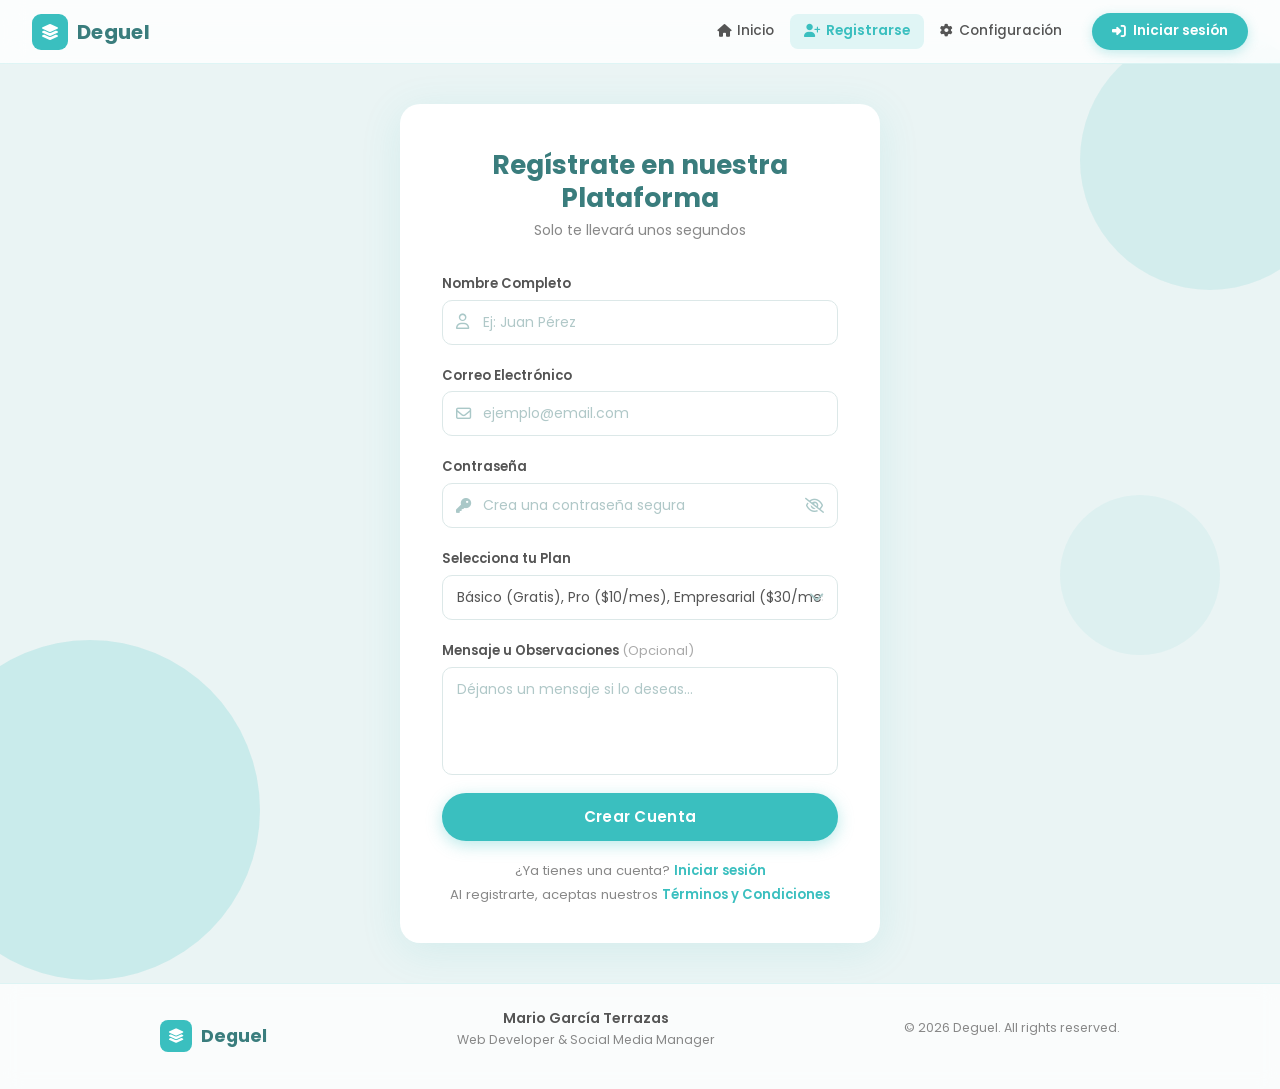
<file: index.html>
<!DOCTYPE html>
<html lang="es">
<head>
  <meta charset="UTF-8" />
  <meta name="viewport" content="width=device-width, initial-scale=1.0" />
  <title>Regístrate — Deguel</title>

  <!-- Favicon -->
  <link rel="icon" type="image/png" href="./assets/img/favicon.png" />

  <!-- Google Fonts: Poppins -->
  <link rel="preconnect" href="https://fonts.googleapis.com" />
  <link rel="preconnect" href="https://fonts.gstatic.com" crossorigin />
  <link href="https://fonts.googleapis.com/css2?family=Poppins:wght@400;500;600;700&display=swap" rel="stylesheet" />

  <!-- Bootstrap 5 (local) -->
  <link rel="stylesheet" href="./assets/css/boostrap.min.css" />

  <!-- Font Awesome 6 -->
  <link rel="stylesheet" href="https://cdnjs.cloudflare.com/ajax/libs/font-awesome/6.5.0/css/all.min.css" />

  <!-- Custom styles -->
  <link rel="stylesheet" href="./assets/css/styles.css" />
</head>
<body>

  <!-- ========================
       NAVBAR
  ======================== -->
  <nav class="dg-navbar">
    <div class="dg-navbar__brand">
      <span class="dg-navbar__logo-icon"><i class="fa-solid fa-layer-group"></i></span>
      <span class="dg-navbar__logo-text">Deguel</span>
    </div>

    <!-- Hamburger (mobile) -->
    <button class="dg-navbar__toggle" id="navToggle" aria-label="Abrir menú">
      <i class="fa-solid fa-bars"></i>
    </button>

    <div class="dg-navbar__menu" id="navMenu">
      <ul class="dg-navbar__links">
        <li><a href="#" class="dg-navbar__link"><i class="fa-solid fa-house"></i> Inicio</a></li>
        <li><a href="#" class="dg-navbar__link dg-navbar__link--active"><i class="fa-solid fa-user-plus"></i> Registrarse</a></li>
        <li><a href="#" class="dg-navbar__link"><i class="fa-solid fa-gear"></i> Configuración</a></li>
      </ul>
      <a href="#" class="dg-navbar__btn-login">
        <i class="fa-solid fa-right-to-bracket"></i> Iniciar sesión
      </a>
    </div>
  </nav>

  <!-- Decorative background blobs -->
  <div class="blob blob-1"></div>
  <div class="blob blob-2"></div>
  <div class="blob blob-3"></div>

  <!-- ========================
       MAIN CONTENT
  ======================== -->
  <main class="dg-main">
    <div class="card-register">

      <h1 class="form-title">Regístrate en nuestra Plataforma</h1>
      <p class="form-subtitle">Solo te llevará unos segundos</p>

      <form novalidate>

        <!-- Nombre Completo -->
        <div class="mb-1">
          <label for="nombre" class="form-label">Nombre Completo</label>
          <div class="input-wrap">
            <i class="fa-regular fa-user icon-left"></i>
            <input type="text" id="nombre" class="form-control"
              placeholder="Ej: Juan Pérez" autocomplete="name" />
          </div>
        </div>

        <!-- Correo Electrónico -->
        <div class="mb-1">
          <label for="email" class="form-label">Correo Electrónico</label>
          <div class="input-wrap">
            <i class="fa-regular fa-envelope icon-left"></i>
            <input type="email" id="email" class="form-control"
              placeholder="ejemplo@email.com" autocomplete="email" />
          </div>
        </div>

        <!-- Contraseña -->
        <div class="mb-1">
          <label for="password" class="form-label">Contraseña</label>
          <div class="input-wrap">
            <i class="fa-solid fa-key icon-left"></i>
            <input type="password" id="password" class="form-control"
              placeholder="Crea una contraseña segura" autocomplete="new-password" />
            <button type="button" class="icon-right" id="togglePassword"
              aria-label="Mostrar u ocultar contraseña">
              <i class="fa-regular fa-eye-slash" id="eyeIcon"></i>
            </button>
          </div>
        </div>

        <!-- Selecciona tu Plan -->
        <div class="mb-1">
          <label for="plan" class="form-label">Selecciona tu Plan</label>
          <div class="input-wrap select-wrap">
            <select id="plan" class="form-select">
              <option value="">Básico (Gratis), Pro ($10/mes), Empresarial ($30/mes)</option>
              <option value="basico">Básico (Gratis)</option>
              <option value="pro">Pro ($10/mes)</option>
              <option value="empresarial">Empresarial ($30/mes)</option>
            </select>
            <span class="icon-right">
              <i class="fa-solid fa-chevron-down"></i>
            </span>
          </div>
        </div>

        <!-- Mensaje u Observaciones -->
        <div class="mb-1">
          <label for="mensaje" class="form-label">
            Mensaje u Observaciones
            <span style="font-weight:400;color:#aaa;">(Opcional)</span>
          </label>
          <div class="input-wrap textarea-wrap">
            <textarea id="mensaje" class="form-control"
              placeholder="Déjanos un mensaje si lo deseas..." rows="4"></textarea>
          </div>
        </div>

        <button type="submit" class="btn-register">Crear Cuenta</button>

      </form>

      <div class="form-footer">
        <div>¿Ya tienes una cuenta? <a href="#">Iniciar sesión</a></div>
        <div>Al registrarte, aceptas nuestros <a href="#">Términos y Condiciones</a></div>
      </div>

    </div>
  </main>

  <!-- ========================
       FOOTER
  ======================== -->
  <footer class="dg-footer">
    <div class="dg-footer__inner">

      <div class="dg-footer__brand">
        <span class="dg-footer__logo-icon"><i class="fa-solid fa-layer-group"></i></span>
        <span class="dg-footer__logo-text">Deguel</span>
      </div>

      <div class="dg-footer__author">
        <p class="dg-footer__name">Mario García Terrazas</p>
        <p class="dg-footer__role">Web Developer &amp; Social Media Manager</p>
      </div>

      <p class="dg-footer__copy">
        &copy; <span id="year"></span> Deguel. All rights reserved.
      </p>

    </div>
  </footer>

  <!-- Bootstrap JS -->
  <script src="https://cdn.jsdelivr.net/npm/bootstrap@5.3.3/dist/js/bootstrap.bundle.min.js"></script>

  <script>
    /* Año dinámico */
    document.getElementById('year').textContent = new Date().getFullYear();

    /* Toggle contraseña */
    const toggleBtn     = document.getElementById('togglePassword');
    const passwordInput = document.getElementById('password');
    const eyeIcon       = document.getElementById('eyeIcon');

    toggleBtn.addEventListener('click', () => {
      const isHidden = passwordInput.type === 'password';
      passwordInput.type = isHidden ? 'text' : 'password';
      eyeIcon.classList.toggle('fa-eye-slash', !isHidden);
      eyeIcon.classList.toggle('fa-eye',        isHidden);
    });

    /* Hamburger mobile */
    document.getElementById('navToggle').addEventListener('click', () => {
      document.getElementById('navMenu').classList.toggle('dg-navbar__menu--open');
    });
  </script>

</body>
</html>
</file>
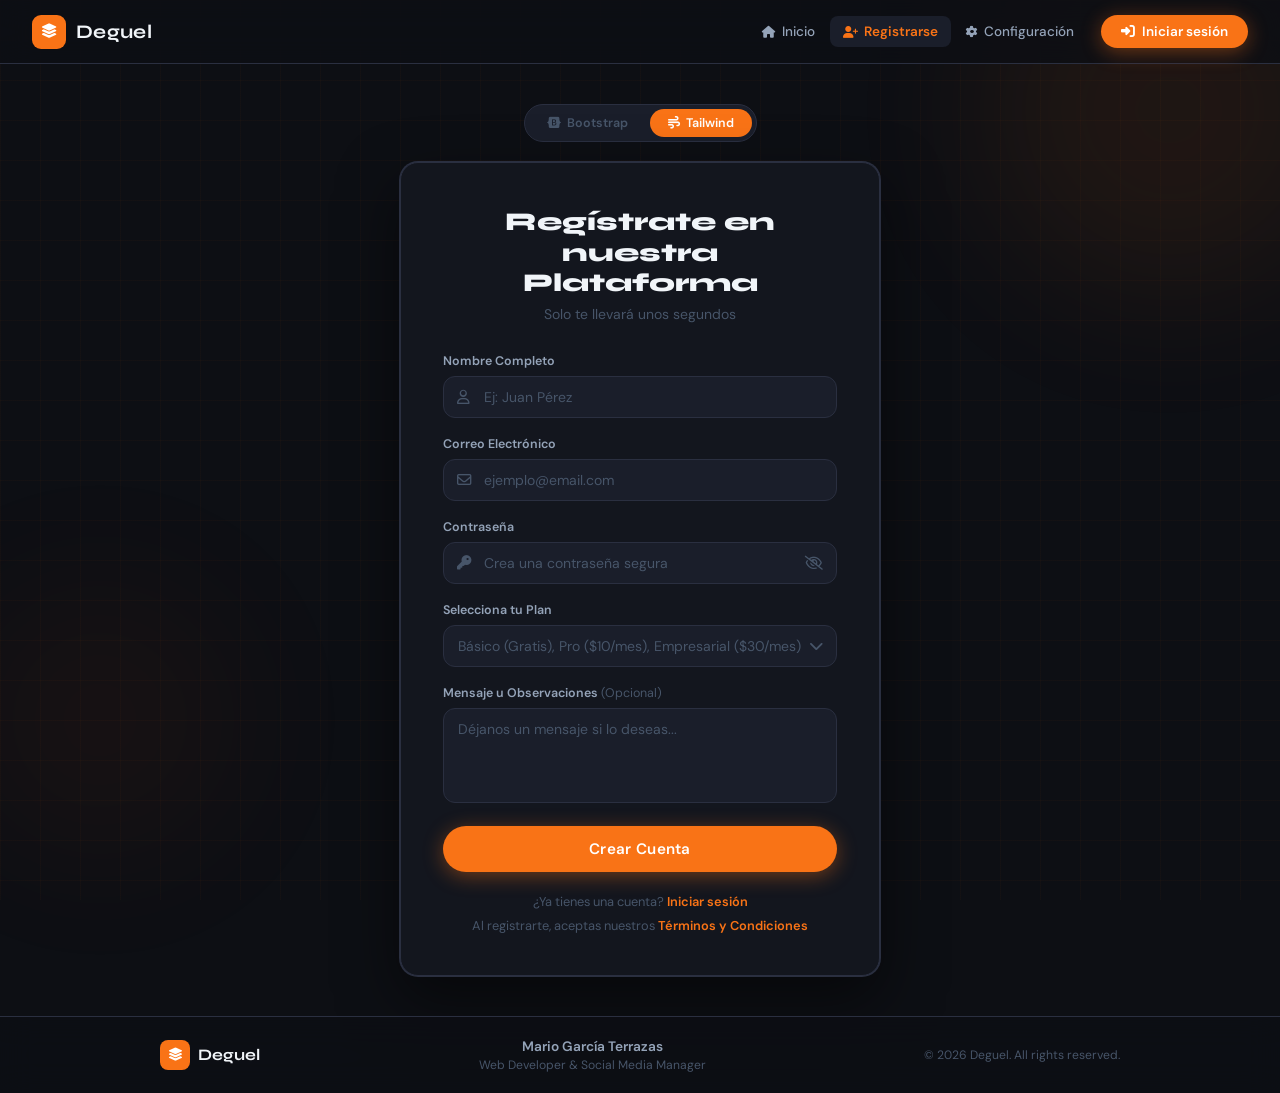
<file: index2.html>
<!DOCTYPE html>
<html lang="es">
<head>
  <meta charset="UTF-8" />
  <meta name="viewport" content="width=device-width, initial-scale=1.0" />
  <title>Regístrate — Deguel</title>

  <!-- Favicon -->
  <link rel="icon" type="image/png" href="./assets/img/favicon.png" />

  <!-- Google Fonts: Syne + DM Sans -->
  <link rel="preconnect" href="https://fonts.googleapis.com" />
  <link rel="preconnect" href="https://fonts.gstatic.com" crossorigin />
  <link href="https://fonts.googleapis.com/css2?family=Syne:wght@700;800&family=DM+Sans:wght@400;500;600&display=swap" rel="stylesheet" />

  <!-- Font Awesome 6 -->
  <link rel="stylesheet" href="https://cdnjs.cloudflare.com/ajax/libs/font-awesome/6.5.0/css/all.min.css" />

  <!-- Custom styles (dark theme) -->
  <link rel="stylesheet" href="./assets/css/styles2.css" />
</head>
<body>

  <!-- Glowing orbs -->
  <div class="orb orb-1"></div>
  <div class="orb orb-2"></div>

  <!-- ========================
       NAVBAR
  ======================== -->
  <nav class="dg-navbar">
    <div class="dg-navbar__brand">
      <span class="dg-navbar__logo-icon"><i class="fa-solid fa-layer-group"></i></span>
      <span class="dg-navbar__logo-text">Deguel</span>
    </div>

    <button class="dg-navbar__toggle" id="navToggle" aria-label="Abrir menú">
      <i class="fa-solid fa-bars"></i>
    </button>

    <div class="dg-navbar__menu" id="navMenu">
      <ul class="dg-navbar__links">
        <li><a href="#" class="dg-navbar__link"><i class="fa-solid fa-house"></i> Inicio</a></li>
        <li><a href="#" class="dg-navbar__link dg-navbar__link--active"><i class="fa-solid fa-user-plus"></i> Registrarse</a></li>
        <li><a href="#" class="dg-navbar__link"><i class="fa-solid fa-gear"></i> Configuración</a></li>
      </ul>
      <a href="#" class="dg-navbar__btn-login">
        <i class="fa-solid fa-right-to-bracket"></i> Iniciar sesión
      </a>
    </div>
  </nav>

  <!-- ========================
       MAIN
  ======================== -->
  <main class="dg-main">

    <!-- Framework switcher -->
    <div class="dg-switcher">
      <a href="index.html" class="dg-switcher__btn">
        <i class="fa-brands fa-bootstrap"></i> Bootstrap
      </a>
      <a href="index2.html" class="dg-switcher__btn dg-switcher__btn--active">
        <i class="fa-solid fa-wind"></i> Tailwind
      </a>
    </div>

    <!-- Card -->
    <div class="card-register">

      <h1 class="form-title">Regístrate en nuestra<br/>Plataforma</h1>
      <p class="form-subtitle">Solo te llevará unos segundos</p>

      <form novalidate>

        <!-- Nombre Completo -->
        <div>
          <label for="nombre" class="form-label">Nombre Completo</label>
          <div class="input-wrap">
            <i class="fa-regular fa-user icon-left"></i>
            <input type="text" id="nombre" class="form-control"
              placeholder="Ej: Juan Pérez" autocomplete="name" />
          </div>
        </div>

        <!-- Correo Electrónico -->
        <div>
          <label for="email" class="form-label">Correo Electrónico</label>
          <div class="input-wrap">
            <i class="fa-regular fa-envelope icon-left"></i>
            <input type="email" id="email" class="form-control"
              placeholder="ejemplo@email.com" autocomplete="email" />
          </div>
        </div>

        <!-- Contraseña -->
        <div>
          <label for="password" class="form-label">Contraseña</label>
          <div class="input-wrap">
            <i class="fa-solid fa-key icon-left"></i>
            <input type="password" id="password" class="form-control"
              placeholder="Crea una contraseña segura" autocomplete="new-password" />
            <button type="button" class="icon-right" id="togglePassword"
              aria-label="Mostrar u ocultar contraseña">
              <i class="fa-regular fa-eye-slash" id="eyeIcon"></i>
            </button>
          </div>
        </div>

        <!-- Selecciona tu Plan -->
        <div>
          <label for="plan" class="form-label">Selecciona tu Plan</label>
          <div class="input-wrap select-wrap">
            <select id="plan" class="form-select">
              <option value="">Básico (Gratis), Pro ($10/mes), Empresarial ($30/mes)</option>
              <option value="basico">Básico (Gratis)</option>
              <option value="pro">Pro ($10/mes)</option>
              <option value="empresarial">Empresarial ($30/mes)</option>
            </select>
            <span class="icon-right">
              <i class="fa-solid fa-chevron-down"></i>
            </span>
          </div>
        </div>

        <!-- Mensaje u Observaciones -->
        <div>
          <label for="mensaje" class="form-label">
            Mensaje u Observaciones <span>(Opcional)</span>
          </label>
          <div class="input-wrap">
            <textarea id="mensaje" class="form-control"
              placeholder="Déjanos un mensaje si lo deseas..." rows="3"></textarea>
          </div>
        </div>

        <button type="submit" class="btn-register">Crear Cuenta</button>

      </form>

      <div class="form-footer">
        <div>¿Ya tienes una cuenta? <a href="#">Iniciar sesión</a></div>
        <div>Al registrarte, aceptas nuestros <a href="#">Términos y Condiciones</a></div>
      </div>

    </div>
  </main>

  <!-- ========================
       FOOTER
  ======================== -->
  <footer class="dg-footer">
    <div class="dg-footer__inner">
      <div class="dg-footer__brand">
        <span class="dg-footer__logo-icon"><i class="fa-solid fa-layer-group"></i></span>
        <span class="dg-footer__logo-text">Deguel</span>
      </div>
      <div class="dg-footer__author">
        <p class="dg-footer__name">Mario García Terrazas</p>
        <p class="dg-footer__role">Web Developer &amp; Social Media Manager</p>
      </div>
      <p class="dg-footer__copy">&copy; <span id="year"></span> Deguel. All rights reserved.</p>
    </div>
  </footer>

  <script>
    document.getElementById('year').textContent = new Date().getFullYear();

    /* Toggle password */
    document.getElementById('togglePassword').addEventListener('click', () => {
      const input = document.getElementById('password');
      const icon  = document.getElementById('eyeIcon');
      const hidden = input.type === 'password';
      input.type = hidden ? 'text' : 'password';
      icon.classList.toggle('fa-eye-slash', !hidden);
      icon.classList.toggle('fa-eye',        hidden);
    });

    /* Mobile nav */
    document.getElementById('navToggle').addEventListener('click', () => {
      document.getElementById('navMenu').classList.toggle('dg-navbar__menu--open');
    });
  </script>

</body>
</html>
</file>
<file: assets/css/styles.css>
/* ==============================
   Variables & Base
   ============================== */
:root {
  --teal:        #3abfbf;
  --teal-dark:   #2ea8a8;
  --teal-light:  #e0f5f5;
  --teal-blob:   rgba(58, 191, 191, 0.18);
  --text-title:  #3a7d7d;
  --text-body:   #555;
  --text-muted:  #888;
  --border:      #dce8e8;
  --bg:          #eaf4f4;
  --card-bg:     #ffffff;
  --radius-card: 20px;
  --radius-input:10px;
  --shadow-card: 0 8px 40px rgba(58,191,191,0.13);
  --font:        'Poppins', sans-serif;
  --navbar-h:    64px;
  --footer-h:    auto;
}

*, *::before, *::after { box-sizing: border-box; margin: 0; padding: 0; }

body {
  font-family: var(--font);
  background-color: var(--bg);
  min-height: 100vh;
  display: flex;
  flex-direction: column;
  overflow-x: hidden;
}

/* ==============================
   NAVBAR
   ============================== */
.dg-navbar {
  position: sticky;
  top: 0;
  z-index: 100;
  height: var(--navbar-h);
  background: rgba(255, 255, 255, 0.82);
  backdrop-filter: blur(12px);
  -webkit-backdrop-filter: blur(12px);
  border-bottom: 1.5px solid rgba(58,191,191,0.15);
  display: flex;
  align-items: center;
  justify-content: space-between;
  padding: 0 32px;
  gap: 24px;
}

/* Brand */
.dg-navbar__brand {
  display: flex;
  align-items: center;
  gap: 9px;
  text-decoration: none;
  flex-shrink: 0;
}
.dg-navbar__logo-icon {
  display: flex;
  align-items: center;
  justify-content: center;
  width: 36px; height: 36px;
  background: var(--teal);
  border-radius: 9px;
  color: #fff;
  font-size: 1rem;
}
.dg-navbar__logo-text {
  font-size: 1.25rem;
  font-weight: 700;
  color: var(--text-title);
  letter-spacing: .3px;
}

/* Menu */
.dg-navbar__menu {
  display: flex;
  align-items: center;
  gap: 8px;
  flex: 1;
  justify-content: flex-end;
}

/* Links list */
.dg-navbar__links {
  list-style: none;
  display: flex;
  align-items: center;
  gap: 2px;
  margin: 0;
  padding: 0;
}
.dg-navbar__link {
  display: flex;
  align-items: center;
  gap: 6px;
  padding: 7px 14px;
  border-radius: 8px;
  font-size: 0.855rem;
  font-weight: 500;
  color: var(--text-body);
  text-decoration: none;
  transition: background .2s, color .2s;
}
.dg-navbar__link i { font-size: 0.8rem; }
.dg-navbar__link:hover {
  background: var(--teal-light);
  color: var(--teal-dark);
}
.dg-navbar__link--active {
  background: var(--teal-light);
  color: var(--teal);
  font-weight: 600;
}

/* Login button */
.dg-navbar__btn-login {
  display: flex;
  align-items: center;
  gap: 7px;
  padding: 8px 20px;
  background: var(--teal);
  color: #fff !important;
  border-radius: 50px;
  font-size: 0.855rem;
  font-weight: 600;
  text-decoration: none;
  margin-left: 8px;
  transition: background .22s, transform .15s, box-shadow .22s;
  box-shadow: 0 3px 12px rgba(58,191,191,0.3);
  white-space: nowrap;
}
.dg-navbar__btn-login:hover {
  background: var(--teal-dark);
  transform: translateY(-1px);
  box-shadow: 0 5px 18px rgba(58,191,191,0.4);
}

/* Hamburger */
.dg-navbar__toggle {
  display: none;
  background: none;
  border: none;
  font-size: 1.25rem;
  color: var(--text-title);
  cursor: pointer;
  padding: 6px 8px;
}

/* ==============================
   Decorative background blobs
   ============================== */
.blob {
  position: fixed;
  border-radius: 50%;
  background: var(--teal-blob);
  z-index: 0;
  pointer-events: none;
}
.blob-1 { width: 340px; height: 340px; bottom: -80px; left: -80px; }
.blob-2 { width: 260px; height: 260px; top: 30px;  right: -60px; opacity: .7; }
.blob-3 { width: 160px; height: 160px; top: 55%;   right:  60px; opacity: .4; }

/* ==============================
   Main wrapper
   ============================== */
.dg-main {
  flex: 1;
  display: flex;
  align-items: center;
  justify-content: center;
  padding: 40px 16px;
  position: relative;
  z-index: 1;
}

/* ==============================
   Card
   ============================== */
.card-register {
  background: var(--card-bg);
  border-radius: var(--radius-card);
  box-shadow: var(--shadow-card);
  padding: 44px 42px 36px;
  width: 100%;
  max-width: 480px;
  position: relative;
  z-index: 1;
  animation: fadeUp .5s ease both;
}

@keyframes fadeUp {
  from { opacity: 0; transform: translateY(24px); }
  to   { opacity: 1; transform: translateY(0); }
}

/* ==============================
   Title
   ============================== */
.card-register .form-title {
  font-size: 1.65rem;
  font-weight: 700;
  color: var(--text-title);
  text-align: center;
  line-height: 1.25;
  margin-bottom: 6px;
}
.card-register .form-subtitle {
  font-size: 0.88rem;
  color: var(--text-muted);
  text-align: center;
  margin-bottom: 30px;
}

/* ==============================
   Labels
   ============================== */
.form-label {
  font-size: 0.82rem;
  font-weight: 600;
  color: var(--text-body);
  margin-bottom: 6px;
}

/* ==============================
   Input wrap
   ============================== */
.input-wrap {
  position: relative;
  margin-bottom: 18px;
}
.input-wrap .icon-left {
  position: absolute;
  left: 14px;
  top: 50%;
  transform: translateY(-50%);
  color: #aac8c8;
  font-size: 0.95rem;
  pointer-events: none;
  transition: color .2s;
}
.input-wrap .icon-right {
  position: absolute;
  right: 14px;
  top: 50%;
  transform: translateY(-50%);
  color: #aac8c8;
  font-size: 0.95rem;
  cursor: pointer;
  background: none;
  border: none;
  padding: 0;
  transition: color .2s;
}
.input-wrap .icon-right:hover { color: var(--teal); }

/* ==============================
   Inputs & Selects
   ============================== */
.form-control,
.form-select {
  font-family: var(--font);
  font-size: 0.875rem;
  color: var(--text-body);
  border: 1.5px solid var(--border);
  border-radius: var(--radius-input);
  background: #fff;
  padding: 11px 14px 11px 40px;
  width: 100%;
  transition: border-color .25s, box-shadow .25s;
  outline: none;
  appearance: none;
}
.form-control::placeholder { color: #b0c8c8; }

.form-control:focus,
.form-select:focus {
  border-color: var(--teal);
  box-shadow: 0 0 0 3px rgba(58,191,191,0.15);
}
.input-wrap:focus-within .icon-left { color: var(--teal); }

.form-select {
  padding-left: 14px;
  cursor: pointer;
  background-image: none;
}
.select-wrap .icon-right { pointer-events: none; }

textarea.form-control {
  resize: none;
  padding: 11px 14px;
  min-height: 100px;
}
.textarea-wrap .icon-left { top: 16px; transform: none; }

/* ==============================
   Submit button
   ============================== */
.btn-register {
  display: block;
  width: 100%;
  padding: 13px;
  border: none;
  border-radius: 50px;
  background: var(--teal);
  color: #fff;
  font-family: var(--font);
  font-size: 0.95rem;
  font-weight: 600;
  letter-spacing: .3px;
  cursor: pointer;
  margin-top: 8px;
  transition: background .22s, transform .15s, box-shadow .22s;
  box-shadow: 0 4px 16px rgba(58,191,191,0.35);
}
.btn-register:hover {
  background: var(--teal-dark);
  transform: translateY(-1px);
  box-shadow: 0 6px 22px rgba(58,191,191,0.45);
}
.btn-register:active { transform: translateY(0); }

/* ==============================
   Form footer links
   ============================== */
.form-footer {
  text-align: center;
  margin-top: 18px;
  font-size: 0.82rem;
  color: var(--text-muted);
  line-height: 1.8;
}
.form-footer a {
  color: var(--teal);
  font-weight: 600;
  text-decoration: none;
  transition: color .2s;
}
.form-footer a:hover { color: var(--teal-dark); text-decoration: underline; }

/* ==============================
   FOOTER
   ============================== */
.dg-footer {
  background: rgba(255,255,255,0.75);
  backdrop-filter: blur(10px);
  -webkit-backdrop-filter: blur(10px);
  border-top: 1.5px solid rgba(58,191,191,0.15);
  padding: 24px 32px;
  position: relative;
  z-index: 1;
}
.dg-footer__inner {
  max-width: 960px;
  margin: 0 auto;
  display: flex;
  align-items: center;
  justify-content: space-between;
  flex-wrap: wrap;
  gap: 16px;
}

/* Brand */
.dg-footer__brand {
  display: flex;
  align-items: center;
  gap: 9px;
}
.dg-footer__logo-icon {
  display: flex;
  align-items: center;
  justify-content: center;
  width: 32px; height: 32px;
  background: var(--teal);
  border-radius: 8px;
  color: #fff;
  font-size: 0.9rem;
}
.dg-footer__logo-text {
  font-size: 1.1rem;
  font-weight: 700;
  color: var(--text-title);
}

/* Author */
.dg-footer__author { text-align: center; }
.dg-footer__name {
  font-size: 0.875rem;
  font-weight: 600;
  color: var(--text-body);
  margin-bottom: 2px;
}
.dg-footer__role {
  font-size: 0.78rem;
  color: var(--text-muted);
}

/* Copyright */
.dg-footer__copy {
  font-size: 0.78rem;
  color: var(--text-muted);
}

/* ==============================
   Responsive
   ============================== */
@media (max-width: 640px) {
  /* Navbar */
  .dg-navbar { padding: 0 18px; }
  .dg-navbar__toggle { display: flex; }
  .dg-navbar__menu {
    display: none;
    position: absolute;
    top: var(--navbar-h);
    left: 0; right: 0;
    background: rgba(255,255,255,0.97);
    backdrop-filter: blur(12px);
    border-bottom: 1.5px solid rgba(58,191,191,0.15);
    flex-direction: column;
    align-items: stretch;
    padding: 12px 18px 18px;
    gap: 6px;
  }
  .dg-navbar__menu--open { display: flex; }
  .dg-navbar__links { flex-direction: column; gap: 4px; }
  .dg-navbar__link { justify-content: flex-start; }
  .dg-navbar__btn-login { justify-content: center; margin-left: 0; }

  /* Card */
  .card-register { padding: 32px 22px 28px; }
  .card-register .form-title { font-size: 1.35rem; }

  /* Footer */
  .dg-footer__inner { flex-direction: column; align-items: center; text-align: center; }
}
</file>
<file: assets/css/styles2.css>
/* ==============================
   Variables & Base — Dark Theme
   ============================== */
:root {
  --orange:        #f97316;
  --orange-dark:   #ea6c0a;
  --orange-glow:   rgba(249, 115, 22, 0.25);
  --bg:            #0d0f14;
  --card-bg:       #13161e;
  --surface:       #1a1e2a;
  --surface-2:     #222736;
  --border:        #2a2f40;
  --text-white:    #f1f5f9;
  --text-body:     #94a3b8;
  --text-muted:    #475569;
  --radius-card:   18px;
  --radius-input:  12px;
  --shadow-card:   0 0 0 1px #2a2f40, 0 24px 60px rgba(0,0,0,0.5);
  --shadow-brand:  0 4px 20px rgba(249,115,22,0.4);
  --font-display:  'Syne', sans-serif;
  --font-body:     'DM Sans', sans-serif;
  --navbar-h:      64px;
}

*, *::before, *::after { box-sizing: border-box; margin: 0; padding: 0; }

body {
  font-family: var(--font-body);
  background-color: var(--bg);
  color: var(--text-body);
  min-height: 100vh;
  display: flex;
  flex-direction: column;
  overflow-x: hidden;
}

/* Grid texture */
body::before {
  content: '';
  position: fixed;
  inset: 0;
  background-image:
    linear-gradient(rgba(249,115,22,0.03) 1px, transparent 1px),
    linear-gradient(90deg, rgba(249,115,22,0.03) 1px, transparent 1px);
  background-size: 40px 40px;
  pointer-events: none;
  z-index: 0;
}

/* ==============================
   Glowing orbs
   ============================== */
.orb {
  position: fixed;
  border-radius: 50%;
  filter: blur(80px);
  pointer-events: none;
  z-index: 0;
}
.orb-1 {
  width: 380px; height: 380px;
  background: var(--orange);
  opacity: 0.08;
  top: -80px; right: -80px;
}
.orb-2 {
  width: 280px; height: 280px;
  background: #ea580c;
  opacity: 0.05;
  bottom: 40px; left: -40px;
}

/* ==============================
   NAVBAR
   ============================== */
.dg-navbar {
  position: sticky;
  top: 0;
  z-index: 100;
  height: var(--navbar-h);
  background: rgba(13, 15, 20, 0.85);
  backdrop-filter: blur(16px);
  -webkit-backdrop-filter: blur(16px);
  border-bottom: 1px solid var(--border);
  display: flex;
  align-items: center;
  justify-content: space-between;
  padding: 0 32px;
  gap: 24px;
}

/* Brand */
.dg-navbar__brand {
  display: flex;
  align-items: center;
  gap: 10px;
  flex-shrink: 0;
}
.dg-navbar__logo-icon {
  width: 34px; height: 34px;
  background: var(--orange);
  border-radius: 9px;
  display: flex;
  align-items: center;
  justify-content: center;
  color: #fff;
  font-size: 0.9rem;
}
.dg-navbar__logo-text {
  font-family: var(--font-display);
  font-size: 1.2rem;
  font-weight: 700;
  color: var(--text-white);
  letter-spacing: .3px;
}

/* Links */
.dg-navbar__menu {
  display: flex;
  align-items: center;
  gap: 4px;
  flex: 1;
  justify-content: flex-end;
}
.dg-navbar__links {
  list-style: none;
  display: flex;
  align-items: center;
  gap: 2px;
  margin: 0; padding: 0;
}
.dg-navbar__link {
  display: flex;
  align-items: center;
  gap: 6px;
  padding: 7px 13px;
  border-radius: 8px;
  font-size: 0.845rem;
  font-weight: 500;
  color: var(--text-body);
  text-decoration: none;
  transition: background .2s, color .2s;
}
.dg-navbar__link i { font-size: 0.75rem; }
.dg-navbar__link:hover {
  background: var(--surface);
  color: var(--text-white);
}
.dg-navbar__link--active {
  background: var(--surface);
  color: var(--orange);
  font-weight: 600;
}

/* Login btn */
.dg-navbar__btn-login {
  display: flex;
  align-items: center;
  gap: 7px;
  padding: 8px 20px;
  background: var(--orange);
  color: #fff;
  border-radius: 50px;
  font-size: 0.845rem;
  font-weight: 600;
  text-decoration: none;
  margin-left: 10px;
  white-space: nowrap;
  transition: background .22s, transform .15s, box-shadow .22s;
  box-shadow: var(--shadow-brand);
}
.dg-navbar__btn-login:hover {
  background: var(--orange-dark);
  transform: translateY(-1px);
}

/* Hamburger */
.dg-navbar__toggle {
  display: none;
  background: none;
  border: none;
  font-size: 1.25rem;
  color: var(--text-body);
  cursor: pointer;
  padding: 6px 8px;
}

/* ==============================
   MAIN
   ============================== */
.dg-main {
  flex: 1;
  display: flex;
  flex-direction: column;
  align-items: center;
  justify-content: center;
  padding: 40px 16px;
  position: relative;
  z-index: 1;
}

/* ==============================
   Switcher pill
   ============================== */
.dg-switcher {
  display: inline-flex;
  background: var(--surface);
  border: 1px solid var(--border);
  border-radius: 9999px;
  padding: 4px;
  gap: 4px;
  margin-bottom: 20px;
}
.dg-switcher__btn {
  display: flex;
  align-items: center;
  gap: 6px;
  padding: 6px 18px;
  border-radius: 9999px;
  font-size: 0.78rem;
  font-weight: 600;
  text-decoration: none;
  color: var(--text-muted);
  transition: background .2s, color .2s;
}
.dg-switcher__btn--active {
  background: var(--orange);
  color: #fff;
}
.dg-switcher__btn:not(.dg-switcher__btn--active):hover {
  color: var(--text-white);
  background: var(--surface-2);
}

/* ==============================
   Card
   ============================== */
.card-register {
  background: var(--card-bg);
  border: 1px solid var(--border);
  border-radius: var(--radius-card);
  box-shadow: var(--shadow-card);
  padding: 44px 42px 36px;
  width: 100%;
  max-width: 480px;
  position: relative;
  animation: fadeUp .5s ease both;
}

@keyframes fadeUp {
  from { opacity: 0; transform: translateY(20px); }
  to   { opacity: 1; transform: translateY(0); }
}

/* ==============================
   Title
   ============================== */
.form-title {
  font-family: var(--font-display);
  font-size: 1.6rem;
  font-weight: 800;
  color: var(--text-white);
  text-align: center;
  line-height: 1.2;
  margin-bottom: 6px;
}
.form-subtitle {
  font-size: 0.875rem;
  color: var(--text-muted);
  text-align: center;
  margin-bottom: 30px;
}

/* ==============================
   Labels
   ============================== */
.form-label {
  display: block;
  font-size: 0.78rem;
  font-weight: 600;
  color: var(--text-body);
  margin-bottom: 7px;
}
.form-label span {
  font-weight: 400;
  color: var(--text-muted);
}

/* ==============================
   Input wrap
   ============================== */
.input-wrap {
  position: relative;
  margin-bottom: 18px;
}
.input-wrap .icon-left {
  position: absolute;
  left: 14px;
  top: 50%;
  transform: translateY(-50%);
  color: var(--text-muted);
  font-size: 0.9rem;
  pointer-events: none;
  transition: color .2s;
}
.input-wrap .icon-right {
  position: absolute;
  right: 14px;
  top: 50%;
  transform: translateY(-50%);
  color: var(--text-muted);
  font-size: 0.9rem;
  cursor: pointer;
  background: none;
  border: none;
  padding: 0;
  transition: color .2s;
}
.input-wrap .icon-right:hover { color: var(--orange); }
.input-wrap:focus-within .icon-left { color: var(--orange); }

/* ==============================
   Inputs, Selects, Textarea
   ============================== */
.form-control,
.form-select {
  font-family: var(--font-body);
  font-size: 0.875rem;
  color: var(--text-white);
  background: var(--surface);
  border: 1.5px solid var(--border);
  border-radius: var(--radius-input);
  padding: 11px 14px 11px 40px;
  width: 100%;
  outline: none;
  appearance: none;
  transition: border-color .25s, box-shadow .25s;
}
.form-control::placeholder { color: var(--text-muted); }
.form-control:focus,
.form-select:focus {
  border-color: var(--orange);
  box-shadow: 0 0 0 3px rgba(249,115,22,0.2);
}

.form-select {
  padding-left: 14px;
  cursor: pointer;
  background-image: none;
  color: var(--text-muted);
}
.form-select option { background: var(--surface-2); color: var(--text-white); }
.select-wrap .icon-right { pointer-events: none; }

textarea.form-control {
  resize: none;
  padding: 11px 14px;
  min-height: 95px;
}

/* ==============================
   Submit button
   ============================== */
.btn-register {
  display: block;
  width: 100%;
  padding: 13px;
  border: none;
  border-radius: 50px;
  background: var(--orange);
  color: #fff;
  font-family: var(--font-body);
  font-size: 0.95rem;
  font-weight: 600;
  letter-spacing: .3px;
  cursor: pointer;
  margin-top: 8px;
  transition: background .22s, transform .15s, box-shadow .22s;
  box-shadow: var(--shadow-brand);
}
.btn-register:hover {
  background: var(--orange-dark);
  transform: translateY(-1px);
  box-shadow: 0 6px 24px rgba(249,115,22,0.5);
}
.btn-register:active { transform: translateY(0); }

/* ==============================
   Form footer
   ============================== */
.form-footer {
  text-align: center;
  margin-top: 18px;
  font-size: 0.8rem;
  color: var(--text-muted);
  line-height: 1.9;
}
.form-footer a {
  color: var(--orange);
  font-weight: 600;
  text-decoration: none;
  transition: color .2s;
}
.form-footer a:hover { color: var(--orange-dark); text-decoration: underline; }

/* ==============================
   FOOTER
   ============================== */
.dg-footer {
  border-top: 1px solid var(--border);
  background: rgba(13,15,20,0.85);
  backdrop-filter: blur(16px);
  -webkit-backdrop-filter: blur(16px);
  padding: 20px 32px;
  position: relative;
  z-index: 1;
}
.dg-footer__inner {
  max-width: 960px;
  margin: 0 auto;
  display: flex;
  align-items: center;
  justify-content: space-between;
  flex-wrap: wrap;
  gap: 14px;
}
.dg-footer__brand {
  display: flex;
  align-items: center;
  gap: 8px;
}
.dg-footer__logo-icon {
  width: 30px; height: 30px;
  background: var(--orange);
  border-radius: 8px;
  display: flex;
  align-items: center;
  justify-content: center;
  color: #fff;
  font-size: 0.82rem;
}
.dg-footer__logo-text {
  font-family: var(--font-display);
  font-size: 1rem;
  font-weight: 700;
  color: var(--text-white);
}
.dg-footer__author { text-align: center; }
.dg-footer__name {
  font-size: 0.855rem;
  font-weight: 600;
  color: var(--text-body);
  margin-bottom: 2px;
}
.dg-footer__role {
  font-size: 0.76rem;
  color: var(--text-muted);
}
.dg-footer__copy {
  font-size: 0.76rem;
  color: var(--text-muted);
}

/* ==============================
   Responsive
   ============================== */
@media (max-width: 640px) {
  .dg-navbar { padding: 0 18px; }
  .dg-navbar__toggle { display: flex; }
  .dg-navbar__menu {
    display: none;
    position: absolute;
    top: var(--navbar-h);
    left: 0; right: 0;
    background: rgba(13,15,20,0.97);
    backdrop-filter: blur(16px);
    border-bottom: 1px solid var(--border);
    flex-direction: column;
    align-items: stretch;
    padding: 12px 18px 18px;
    gap: 6px;
  }
  .dg-navbar__menu--open { display: flex; }
  .dg-navbar__links { flex-direction: column; gap: 4px; }
  .dg-navbar__link { justify-content: flex-start; }
  .dg-navbar__btn-login { justify-content: center; margin-left: 0; }

  .card-register { padding: 32px 22px 28px; }
  .form-title { font-size: 1.35rem; }

  .dg-footer__inner { flex-direction: column; align-items: center; text-align: center; }
}
</file>
<file: assets/css/boostrap.min.css>
@charset "UTF-8"; /*!
 * Bootstrap  v5.3.3 (https://getbootstrap.com/)
 * Copyright 2011-2024 The Bootstrap Authors
 * Licensed under MIT (https://github.com/twbs/bootstrap/blob/main/LICENSE)
 */
:root,
[data-bs-theme="light"] {
    --bs-blue: #0d6efd;
    --bs-indigo: #6610f2;
    --bs-purple: #6f42c1;
    --bs-pink: #d63384;
    --bs-red: #dc3545;
    --bs-orange: #fd7e14;
    --bs-yellow: #ffc107;
    --bs-green: #198754;
    --bs-teal: #20c997;
    --bs-cyan: #0dcaf0;
    --bs-black: #000;
    --bs-white: #fff;
    --bs-gray: #6c757d;
    --bs-gray-dark: #343a40;
    --bs-gray-100: #f8f9fa;
    --bs-gray-200: #e9ecef;
    --bs-gray-300: #dee2e6;
    --bs-gray-400: #ced4da;
    --bs-gray-500: #adb5bd;
    --bs-gray-600: #6c757d;
    --bs-gray-700: #495057;
    --bs-gray-800: #343a40;
    --bs-gray-900: #212529;
    --bs-primary: #0d6efd;
    --bs-secondary: #6c757d;
    --bs-success: #198754;
    --bs-info: #0dcaf0;
    --bs-warning: #ffc107;
    --bs-danger: #dc3545;
    --bs-light: #f8f9fa;
    --bs-dark: #212529;
    --bs-primary-rgb: 13, 110, 253;
    --bs-secondary-rgb: 108, 117, 125;
    --bs-success-rgb: 25, 135, 84;
    --bs-info-rgb: 13, 202, 240;
    --bs-warning-rgb: 255, 193, 7;
    --bs-danger-rgb: 220, 53, 69;
    --bs-light-rgb: 248, 249, 250;
    --bs-dark-rgb: 33, 37, 41;
    --bs-primary-text-emphasis: #052c65;
    --bs-secondary-text-emphasis: #2b2f32;
    --bs-success-text-emphasis: #0a3622;
    --bs-info-text-emphasis: #055160;
    --bs-warning-text-emphasis: #664d03;
    --bs-danger-text-emphasis: #58151c;
    --bs-light-text-emphasis: #495057;
    --bs-dark-text-emphasis: #495057;
    --bs-primary-bg-subtle: #cfe2ff;
    --bs-secondary-bg-subtle: #e2e3e5;
    --bs-success-bg-subtle: #d1e7dd;
    --bs-info-bg-subtle: #cff4fc;
    --bs-warning-bg-subtle: #fff3cd;
    --bs-danger-bg-subtle: #f8d7da;
    --bs-light-bg-subtle: #fcfcfd;
    --bs-dark-bg-subtle: #ced4da;
    --bs-primary-border-subtle: #9ec5fe;
    --bs-secondary-border-subtle: #c4c8cb;
    --bs-success-border-subtle: #a3cfbb;
    --bs-info-border-subtle: #9eeaf9;
    --bs-warning-border-subtle: #ffe69c;
    --bs-danger-border-subtle: #f1aeb5;
    --bs-light-border-subtle: #e9ecef;
    --bs-dark-border-subtle: #adb5bd;
    --bs-white-rgb: 255, 255, 255;
    --bs-black-rgb: 0, 0, 0;
    --bs-font-sans-serif: system-ui, -apple-system, "Segoe UI", Roboto, "Helvetica Neue", "Noto Sans", "Liberation Sans",
        Arial, sans-serif, "Apple Color Emoji", "Segoe UI Emoji", "Segoe UI Symbol", "Noto Color Emoji";
    --bs-font-monospace: SFMono-Regular, Menlo, Monaco, Consolas, "Liberation Mono", "Courier New", monospace;
    --bs-gradient: linear-gradient(180deg, rgba(255, 255, 255, 0.15), rgba(255, 255, 255, 0));
    --bs-body-font-family: var(--bs-font-sans-serif);
    --bs-body-font-size: 1rem;
    --bs-body-font-weight: 400;
    --bs-body-line-height: 1.5;
    --bs-body-color: #212529;
    --bs-body-color-rgb: 33, 37, 41;
    --bs-body-bg: #fff;
    --bs-body-bg-rgb: 255, 255, 255;
    --bs-emphasis-color: #000;
    --bs-emphasis-color-rgb: 0, 0, 0;
    --bs-secondary-color: rgba(33, 37, 41, 0.75);
    --bs-secondary-color-rgb: 33, 37, 41;
    --bs-secondary-bg: #e9ecef;
    --bs-secondary-bg-rgb: 233, 236, 239;
    --bs-tertiary-color: rgba(33, 37, 41, 0.5);
    --bs-tertiary-color-rgb: 33, 37, 41;
    --bs-tertiary-bg: #f8f9fa;
    --bs-tertiary-bg-rgb: 248, 249, 250;
    --bs-heading-color: inherit;
    --bs-link-color: #0d6efd;
    --bs-link-color-rgb: 13, 110, 253;
    --bs-link-decoration: underline;
    --bs-link-hover-color: #0a58ca;
    --bs-link-hover-color-rgb: 10, 88, 202;
    --bs-code-color: #d63384;
    --bs-highlight-color: #212529;
    --bs-highlight-bg: #fff3cd;
    --bs-border-width: 1px;
    --bs-border-style: solid;
    --bs-border-color: #dee2e6;
    --bs-border-color-translucent: rgba(0, 0, 0, 0.175);
    --bs-border-radius: 0.375rem;
    --bs-border-radius-sm: 0.25rem;
    --bs-border-radius-lg: 0.5rem;
    --bs-border-radius-xl: 1rem;
    --bs-border-radius-xxl: 2rem;
    --bs-border-radius-2xl: var(--bs-border-radius-xxl);
    --bs-border-radius-pill: 50rem;
    --bs-box-shadow: 0 0.5rem 1rem rgba(0, 0, 0, 0.15);
    --bs-box-shadow-sm: 0 0.125rem 0.25rem rgba(0, 0, 0, 0.075);
    --bs-box-shadow-lg: 0 1rem 3rem rgba(0, 0, 0, 0.175);
    --bs-box-shadow-inset: inset 0 1px 2px rgba(0, 0, 0, 0.075);
    --bs-focus-ring-width: 0.25rem;
    --bs-focus-ring-opacity: 0.25;
    --bs-focus-ring-color: rgba(13, 110, 253, 0.25);
    --bs-form-valid-color: #198754;
    --bs-form-valid-border-color: #198754;
    --bs-form-invalid-color: #dc3545;
    --bs-form-invalid-border-color: #dc3545;
}
[data-bs-theme="dark"] {
    color-scheme: dark;
    --bs-body-color: #dee2e6;
    --bs-body-color-rgb: 222, 226, 230;
    --bs-body-bg: #212529;
    --bs-body-bg-rgb: 33, 37, 41;
    --bs-emphasis-color: #fff;
    --bs-emphasis-color-rgb: 255, 255, 255;
    --bs-secondary-color: rgba(222, 226, 230, 0.75);
    --bs-secondary-color-rgb: 222, 226, 230;
    --bs-secondary-bg: #343a40;
    --bs-secondary-bg-rgb: 52, 58, 64;
    --bs-tertiary-color: rgba(222, 226, 230, 0.5);
    --bs-tertiary-color-rgb: 222, 226, 230;
    --bs-tertiary-bg: #2b3035;
    --bs-tertiary-bg-rgb: 43, 48, 53;
    --bs-primary-text-emphasis: #6ea8fe;
    --bs-secondary-text-emphasis: #a7acb1;
    --bs-success-text-emphasis: #75b798;
    --bs-info-text-emphasis: #6edff6;
    --bs-warning-text-emphasis: #ffda6a;
    --bs-danger-text-emphasis: #ea868f;
    --bs-light-text-emphasis: #f8f9fa;
    --bs-dark-text-emphasis: #dee2e6;
    --bs-primary-bg-subtle: #031633;
    --bs-secondary-bg-subtle: #161719;
    --bs-success-bg-subtle: #051b11;
    --bs-info-bg-subtle: #032830;
    --bs-warning-bg-subtle: #332701;
    --bs-danger-bg-subtle: #2c0b0e;
    --bs-light-bg-subtle: #343a40;
    --bs-dark-bg-subtle: #1a1d20;
    --bs-primary-border-subtle: #084298;
    --bs-secondary-border-subtle: #41464b;
    --bs-success-border-subtle: #0f5132;
    --bs-info-border-subtle: #087990;
    --bs-warning-border-subtle: #997404;
    --bs-danger-border-subtle: #842029;
    --bs-light-border-subtle: #495057;
    --bs-dark-border-subtle: #343a40;
    --bs-heading-color: inherit;
    --bs-link-color: #6ea8fe;
    --bs-link-hover-color: #8bb9fe;
    --bs-link-color-rgb: 110, 168, 254;
    --bs-link-hover-color-rgb: 139, 185, 254;
    --bs-code-color: #e685b5;
    --bs-highlight-color: #dee2e6;
    --bs-highlight-bg: #664d03;
    --bs-border-color: #495057;
    --bs-border-color-translucent: rgba(255, 255, 255, 0.15);
    --bs-form-valid-color: #75b798;
    --bs-form-valid-border-color: #75b798;
    --bs-form-invalid-color: #ea868f;
    --bs-form-invalid-border-color: #ea868f;
}
*,
::after,
::before {
    box-sizing: border-box;
}
@media (prefers-reduced-motion: no-preference) {
    :root {
        scroll-behavior: smooth;
    }
}
body {
    margin: 0;
    font-family: var(--bs-body-font-family);
    font-size: var(--bs-body-font-size);
    font-weight: var(--bs-body-font-weight);
    line-height: var(--bs-body-line-height);
    color: var(--bs-body-color);
    text-align: var(--bs-body-text-align);
    background-color: var(--bs-body-bg);
    -webkit-text-size-adjust: 100%;
    -webkit-tap-highlight-color: transparent;
}
hr {
    margin: 1rem 0;
    color: inherit;
    border: 0;
    border-top: var(--bs-border-width) solid;
    opacity: 0.25;
}
.h1,
.h2,
.h3,
.h4,
.h5,
.h6,
h1,
h2,
h3,
h4,
h5,
h6 {
    margin-top: 0;
    margin-bottom: 0.5rem;
    font-weight: 500;
    line-height: 1.2;
    color: var(--bs-heading-color);
}
.h1,
h1 {
    font-size: calc(1.375rem + 1.5vw);
}
@media (min-width: 1200px) {
    .h1,
    h1 {
        font-size: 2.5rem;
    }
}
.h2,
h2 {
    font-size: calc(1.325rem + 0.9vw);
}
@media (min-width: 1200px) {
    .h2,
    h2 {
        font-size: 2rem;
    }
}
.h3,
h3 {
    font-size: calc(1.3rem + 0.6vw);
}
@media (min-width: 1200px) {
    .h3,
    h3 {
        font-size: 1.75rem;
    }
}
.h4,
h4 {
    font-size: calc(1.275rem + 0.3vw);
}
@media (min-width: 1200px) {
    .h4,
    h4 {
        font-size: 1.5rem;
    }
}
.h5,
h5 {
    font-size: 1.25rem;
}
.h6,
h6 {
    font-size: 1rem;
}
p {
    margin-top: 0;
    margin-bottom: 1rem;
}
abbr[title] {
    -webkit-text-decoration: underline dotted;
    text-decoration: underline dotted;
    cursor: help;
    -webkit-text-decoration-skip-ink: none;
    text-decoration-skip-ink: none;
}
address {
    margin-bottom: 1rem;
    font-style: normal;
    line-height: inherit;
}
ol,
ul {
    padding-left: 2rem;
}
dl,
ol,
ul {
    margin-top: 0;
    margin-bottom: 1rem;
}
ol ol,
ol ul,
ul ol,
ul ul {
    margin-bottom: 0;
}
dt {
    font-weight: 700;
}
dd {
    margin-bottom: 0.5rem;
    margin-left: 0;
}
blockquote {
    margin: 0 0 1rem;
}
b,
strong {
    font-weight: bolder;
}
.small,
small {
    font-size: 0.875em;
}
.mark,
mark {
    padding: 0.1875em;
    color: var(--bs-highlight-color);
    background-color: var(--bs-highlight-bg);
}
sub,
sup {
    position: relative;
    font-size: 0.75em;
    line-height: 0;
    vertical-align: baseline;
}
sub {
    bottom: -0.25em;
}
sup {
    top: -0.5em;
}
a {
    color: rgba(var(--bs-link-color-rgb), var(--bs-link-opacity, 1));
    text-decoration: underline;
}
a:hover {
    --bs-link-color-rgb: var(--bs-link-hover-color-rgb);
}
a:not([href]):not([class]),
a:not([href]):not([class]):hover {
    color: inherit;
    text-decoration: none;
}
code,
kbd,
pre,
samp {
    font-family: var(--bs-font-monospace);
    font-size: 1em;
}
pre {
    display: block;
    margin-top: 0;
    margin-bottom: 1rem;
    overflow: auto;
    font-size: 0.875em;
}
pre code {
    font-size: inherit;
    color: inherit;
    word-break: normal;
}
code {
    font-size: 0.875em;
    color: var(--bs-code-color);
    word-wrap: break-word;
}
a > code {
    color: inherit;
}
kbd {
    padding: 0.1875rem 0.375rem;
    font-size: 0.875em;
    color: var(--bs-body-bg);
    background-color: var(--bs-body-color);
    border-radius: 0.25rem;
}
kbd kbd {
    padding: 0;
    font-size: 1em;
}
figure {
    margin: 0 0 1rem;
}
img,
svg {
    vertical-align: middle;
}
table {
    caption-side: bottom;
    border-collapse: collapse;
}
caption {
    padding-top: 0.5rem;
    padding-bottom: 0.5rem;
    color: var(--bs-secondary-color);
    text-align: left;
}
th {
    text-align: inherit;
    text-align: -webkit-match-parent;
}
tbody,
td,
tfoot,
th,
thead,
tr {
    border-color: inherit;
    border-style: solid;
    border-width: 0;
}
label {
    display: inline-block;
}
button {
    border-radius: 0;
}
button:focus:not(:focus-visible) {
    outline: 0;
}
button,
input,
optgroup,
select,
textarea {
    margin: 0;
    font-family: inherit;
    font-size: inherit;
    line-height: inherit;
}
button,
select {
    text-transform: none;
}
[role="button"] {
    cursor: pointer;
}
select {
    word-wrap: normal;
}
select:disabled {
    opacity: 1;
}
[list]:not([type="date"]):not([type="datetime-local"]):not([type="month"]):not([type="week"]):not(
        [type="time"]
    )::-webkit-calendar-picker-indicator {
    display: none !important;
}
[type="button"],
[type="reset"],
[type="submit"],
button {
    -webkit-appearance: button;
}
[type="button"]:not(:disabled),
[type="reset"]:not(:disabled),
[type="submit"]:not(:disabled),
button:not(:disabled) {
    cursor: pointer;
}
::-moz-focus-inner {
    padding: 0;
    border-style: none;
}
textarea {
    resize: vertical;
}
fieldset {
    min-width: 0;
    padding: 0;
    margin: 0;
    border: 0;
}
legend {
    float: left;
    width: 100%;
    padding: 0;
    margin-bottom: 0.5rem;
    font-size: calc(1.275rem + 0.3vw);
    line-height: inherit;
}
@media (min-width: 1200px) {
    legend {
        font-size: 1.5rem;
    }
}
legend + * {
    clear: left;
}
::-webkit-datetime-edit-day-field,
::-webkit-datetime-edit-fields-wrapper,
::-webkit-datetime-edit-hour-field,
::-webkit-datetime-edit-minute,
::-webkit-datetime-edit-month-field,
::-webkit-datetime-edit-text,
::-webkit-datetime-edit-year-field {
    padding: 0;
}
::-webkit-inner-spin-button {
    height: auto;
}
[type="search"] {
    -webkit-appearance: textfield;
    outline-offset: -2px;
}
::-webkit-search-decoration {
    -webkit-appearance: none;
}
::-webkit-color-swatch-wrapper {
    padding: 0;
}
::-webkit-file-upload-button {
    font: inherit;
    -webkit-appearance: button;
}
::file-selector-button {
    font: inherit;
    -webkit-appearance: button;
}
output {
    display: inline-block;
}
iframe {
    border: 0;
}
summary {
    display: list-item;
    cursor: pointer;
}
progress {
    vertical-align: baseline;
}
[hidden] {
    display: none !important;
}
.lead {
    font-size: 1.25rem;
    font-weight: 300;
}
.display-1 {
    font-size: calc(1.625rem + 4.5vw);
    font-weight: 300;
    line-height: 1.2;
}
@media (min-width: 1200px) {
    .display-1 {
        font-size: 5rem;
    }
}
.display-2 {
    font-size: calc(1.575rem + 3.9vw);
    font-weight: 300;
    line-height: 1.2;
}
@media (min-width: 1200px) {
    .display-2 {
        font-size: 4.5rem;
    }
}
.display-3 {
    font-size: calc(1.525rem + 3.3vw);
    font-weight: 300;
    line-height: 1.2;
}
@media (min-width: 1200px) {
    .display-3 {
        font-size: 4rem;
    }
}
.display-4 {
    font-size: calc(1.475rem + 2.7vw);
    font-weight: 300;
    line-height: 1.2;
}
@media (min-width: 1200px) {
    .display-4 {
        font-size: 3.5rem;
    }
}
.display-5 {
    font-size: calc(1.425rem + 2.1vw);
    font-weight: 300;
    line-height: 1.2;
}
@media (min-width: 1200px) {
    .display-5 {
        font-size: 3rem;
    }
}
.display-6 {
    font-size: calc(1.375rem + 1.5vw);
    font-weight: 300;
    line-height: 1.2;
}
@media (min-width: 1200px) {
    .display-6 {
        font-size: 2.5rem;
    }
}
.list-unstyled {
    padding-left: 0;
    list-style: none;
}
.list-inline {
    padding-left: 0;
    list-style: none;
}
.list-inline-item {
    display: inline-block;
}
.list-inline-item:not(:last-child) {
    margin-right: 0.5rem;
}
.initialism {
    font-size: 0.875em;
    text-transform: uppercase;
}
.blockquote {
    margin-bottom: 1rem;
    font-size: 1.25rem;
}
.blockquote > :last-child {
    margin-bottom: 0;
}
.blockquote-footer {
    margin-top: -1rem;
    margin-bottom: 1rem;
    font-size: 0.875em;
    color: #6c757d;
}
.blockquote-footer::before {
    content: "— ";
}
.img-fluid {
    max-width: 100%;
    height: auto;
}
.img-thumbnail {
    padding: 0.25rem;
    background-color: var(--bs-body-bg);
    border: var(--bs-border-width) solid var(--bs-border-color);
    border-radius: var(--bs-border-radius);
    max-width: 100%;
    height: auto;
}
.figure {
    display: inline-block;
}
.figure-img {
    margin-bottom: 0.5rem;
    line-height: 1;
}
.figure-caption {
    font-size: 0.875em;
    color: var(--bs-secondary-color);
}
.container,
.container-fluid,
.container-lg,
.container-md,
.container-sm,
.container-xl,
.container-xxl {
    --bs-gutter-x: 1.5rem;
    --bs-gutter-y: 0;
    width: 100%;
    padding-right: calc(var(--bs-gutter-x) * 0.5);
    padding-left: calc(var(--bs-gutter-x) * 0.5);
    margin-right: auto;
    margin-left: auto;
}
@media (min-width: 576px) {
    .container,
    .container-sm {
        max-width: 540px;
    }
}
@media (min-width: 768px) {
    .container,
    .container-md,
    .container-sm {
        max-width: 720px;
    }
}
@media (min-width: 992px) {
    .container,
    .container-lg,
    .container-md,
    .container-sm {
        max-width: 960px;
    }
}
@media (min-width: 1200px) {
    .container,
    .container-lg,
    .container-md,
    .container-sm,
    .container-xl {
        max-width: 1140px;
    }
}
@media (min-width: 1400px) {
    .container,
    .container-lg,
    .container-md,
    .container-sm,
    .container-xl,
    .container-xxl {
        max-width: 1320px;
    }
}
:root {
    --bs-breakpoint-xs: 0;
    --bs-breakpoint-sm: 576px;
    --bs-breakpoint-md: 768px;
    --bs-breakpoint-lg: 992px;
    --bs-breakpoint-xl: 1200px;
    --bs-breakpoint-xxl: 1400px;
}
.row {
    --bs-gutter-x: 1.5rem;
    --bs-gutter-y: 0;
    display: flex;
    flex-wrap: wrap;
    margin-top: calc(-1 * var(--bs-gutter-y));
    margin-right: calc(-0.5 * var(--bs-gutter-x));
    margin-left: calc(-0.5 * var(--bs-gutter-x));
}
.row > * {
    flex-shrink: 0;
    width: 100%;
    max-width: 100%;
    padding-right: calc(var(--bs-gutter-x) * 0.5);
    padding-left: calc(var(--bs-gutter-x) * 0.5);
    margin-top: var(--bs-gutter-y);
}
.col {
    flex: 1 0 0%;
}
.row-cols-auto > * {
    flex: 0 0 auto;
    width: auto;
}
.row-cols-1 > * {
    flex: 0 0 auto;
    width: 100%;
}
.row-cols-2 > * {
    flex: 0 0 auto;
    width: 50%;
}
.row-cols-3 > * {
    flex: 0 0 auto;
    width: 33.33333333%;
}
.row-cols-4 > * {
    flex: 0 0 auto;
    width: 25%;
}
.row-cols-5 > * {
    flex: 0 0 auto;
    width: 20%;
}
.row-cols-6 > * {
    flex: 0 0 auto;
    width: 16.66666667%;
}
.col-auto {
    flex: 0 0 auto;
    width: auto;
}
.col-1 {
    flex: 0 0 auto;
    width: 8.33333333%;
}
.col-2 {
    flex: 0 0 auto;
    width: 16.66666667%;
}
.col-3 {
    flex: 0 0 auto;
    width: 25%;
}
.col-4 {
    flex: 0 0 auto;
    width: 33.33333333%;
}
.col-5 {
    flex: 0 0 auto;
    width: 41.66666667%;
}
.col-6 {
    flex: 0 0 auto;
    width: 50%;
}
.col-7 {
    flex: 0 0 auto;
    width: 58.33333333%;
}
.col-8 {
    flex: 0 0 auto;
    width: 66.66666667%;
}
.col-9 {
    flex: 0 0 auto;
    width: 75%;
}
.col-10 {
    flex: 0 0 auto;
    width: 83.33333333%;
}
.col-11 {
    flex: 0 0 auto;
    width: 91.66666667%;
}
.col-12 {
    flex: 0 0 auto;
    width: 100%;
}
.offset-1 {
    margin-left: 8.33333333%;
}
.offset-2 {
    margin-left: 16.66666667%;
}
.offset-3 {
    margin-left: 25%;
}
.offset-4 {
    margin-left: 33.33333333%;
}
.offset-5 {
    margin-left: 41.66666667%;
}
.offset-6 {
    margin-left: 50%;
}
.offset-7 {
    margin-left: 58.33333333%;
}
.offset-8 {
    margin-left: 66.66666667%;
}
.offset-9 {
    margin-left: 75%;
}
.offset-10 {
    margin-left: 83.33333333%;
}
.offset-11 {
    margin-left: 91.66666667%;
}
.g-0,
.gx-0 {
    --bs-gutter-x: 0;
}
.g-0,
.gy-0 {
    --bs-gutter-y: 0;
}
.g-1,
.gx-1 {
    --bs-gutter-x: 0.25rem;
}
.g-1,
.gy-1 {
    --bs-gutter-y: 0.25rem;
}
.g-2,
.gx-2 {
    --bs-gutter-x: 0.5rem;
}
.g-2,
.gy-2 {
    --bs-gutter-y: 0.5rem;
}
.g-3,
.gx-3 {
    --bs-gutter-x: 1rem;
}
.g-3,
.gy-3 {
    --bs-gutter-y: 1rem;
}
.g-4,
.gx-4 {
    --bs-gutter-x: 1.5rem;
}
.g-4,
.gy-4 {
    --bs-gutter-y: 1.5rem;
}
.g-5,
.gx-5 {
    --bs-gutter-x: 3rem;
}
.g-5,
.gy-5 {
    --bs-gutter-y: 3rem;
}
@media (min-width: 576px) {
    .col-sm {
        flex: 1 0 0%;
    }
    .row-cols-sm-auto > * {
        flex: 0 0 auto;
        width: auto;
    }
    .row-cols-sm-1 > * {
        flex: 0 0 auto;
        width: 100%;
    }
    .row-cols-sm-2 > * {
        flex: 0 0 auto;
        width: 50%;
    }
    .row-cols-sm-3 > * {
        flex: 0 0 auto;
        width: 33.33333333%;
    }
    .row-cols-sm-4 > * {
        flex: 0 0 auto;
        width: 25%;
    }
    .row-cols-sm-5 > * {
        flex: 0 0 auto;
        width: 20%;
    }
    .row-cols-sm-6 > * {
        flex: 0 0 auto;
        width: 16.66666667%;
    }
    .col-sm-auto {
        flex: 0 0 auto;
        width: auto;
    }
    .col-sm-1 {
        flex: 0 0 auto;
        width: 8.33333333%;
    }
    .col-sm-2 {
        flex: 0 0 auto;
        width: 16.66666667%;
    }
    .col-sm-3 {
        flex: 0 0 auto;
        width: 25%;
    }
    .col-sm-4 {
        flex: 0 0 auto;
        width: 33.33333333%;
    }
    .col-sm-5 {
        flex: 0 0 auto;
        width: 41.66666667%;
    }
    .col-sm-6 {
        flex: 0 0 auto;
        width: 50%;
    }
    .col-sm-7 {
        flex: 0 0 auto;
        width: 58.33333333%;
    }
    .col-sm-8 {
        flex: 0 0 auto;
        width: 66.66666667%;
    }
    .col-sm-9 {
        flex: 0 0 auto;
        width: 75%;
    }
    .col-sm-10 {
        flex: 0 0 auto;
        width: 83.33333333%;
    }
    .col-sm-11 {
        flex: 0 0 auto;
        width: 91.66666667%;
    }
    .col-sm-12 {
        flex: 0 0 auto;
        width: 100%;
    }
    .offset-sm-0 {
        margin-left: 0;
    }
    .offset-sm-1 {
        margin-left: 8.33333333%;
    }
    .offset-sm-2 {
        margin-left: 16.66666667%;
    }
    .offset-sm-3 {
        margin-left: 25%;
    }
    .offset-sm-4 {
        margin-left: 33.33333333%;
    }
    .offset-sm-5 {
        margin-left: 41.66666667%;
    }
    .offset-sm-6 {
        margin-left: 50%;
    }
    .offset-sm-7 {
        margin-left: 58.33333333%;
    }
    .offset-sm-8 {
        margin-left: 66.66666667%;
    }
    .offset-sm-9 {
        margin-left: 75%;
    }
    .offset-sm-10 {
        margin-left: 83.33333333%;
    }
    .offset-sm-11 {
        margin-left: 91.66666667%;
    }
    .g-sm-0,
    .gx-sm-0 {
        --bs-gutter-x: 0;
    }
    .g-sm-0,
    .gy-sm-0 {
        --bs-gutter-y: 0;
    }
    .g-sm-1,
    .gx-sm-1 {
        --bs-gutter-x: 0.25rem;
    }
    .g-sm-1,
    .gy-sm-1 {
        --bs-gutter-y: 0.25rem;
    }
    .g-sm-2,
    .gx-sm-2 {
        --bs-gutter-x: 0.5rem;
    }
    .g-sm-2,
    .gy-sm-2 {
        --bs-gutter-y: 0.5rem;
    }
    .g-sm-3,
    .gx-sm-3 {
        --bs-gutter-x: 1rem;
    }
    .g-sm-3,
    .gy-sm-3 {
        --bs-gutter-y: 1rem;
    }
    .g-sm-4,
    .gx-sm-4 {
        --bs-gutter-x: 1.5rem;
    }
    .g-sm-4,
    .gy-sm-4 {
        --bs-gutter-y: 1.5rem;
    }
    .g-sm-5,
    .gx-sm-5 {
        --bs-gutter-x: 3rem;
    }
    .g-sm-5,
    .gy-sm-5 {
        --bs-gutter-y: 3rem;
    }
}
@media (min-width: 768px) {
    .col-md {
        flex: 1 0 0%;
    }
    .row-cols-md-auto > * {
        flex: 0 0 auto;
        width: auto;
    }
    .row-cols-md-1 > * {
        flex: 0 0 auto;
        width: 100%;
    }
    .row-cols-md-2 > * {
        flex: 0 0 auto;
        width: 50%;
    }
    .row-cols-md-3 > * {
        flex: 0 0 auto;
        width: 33.33333333%;
    }
    .row-cols-md-4 > * {
        flex: 0 0 auto;
        width: 25%;
    }
    .row-cols-md-5 > * {
        flex: 0 0 auto;
        width: 20%;
    }
    .row-cols-md-6 > * {
        flex: 0 0 auto;
        width: 16.66666667%;
    }
    .col-md-auto {
        flex: 0 0 auto;
        width: auto;
    }
    .col-md-1 {
        flex: 0 0 auto;
        width: 8.33333333%;
    }
    .col-md-2 {
        flex: 0 0 auto;
        width: 16.66666667%;
    }
    .col-md-3 {
        flex: 0 0 auto;
        width: 25%;
    }
    .col-md-4 {
        flex: 0 0 auto;
        width: 33.33333333%;
    }
    .col-md-5 {
        flex: 0 0 auto;
        width: 41.66666667%;
    }
    .col-md-6 {
        flex: 0 0 auto;
        width: 50%;
    }
    .col-md-7 {
        flex: 0 0 auto;
        width: 58.33333333%;
    }
    .col-md-8 {
        flex: 0 0 auto;
        width: 66.66666667%;
    }
    .col-md-9 {
        flex: 0 0 auto;
        width: 75%;
    }
    .col-md-10 {
        flex: 0 0 auto;
        width: 83.33333333%;
    }
    .col-md-11 {
        flex: 0 0 auto;
        width: 91.66666667%;
    }
    .col-md-12 {
        flex: 0 0 auto;
        width: 100%;
    }
    .offset-md-0 {
        margin-left: 0;
    }
    .offset-md-1 {
        margin-left: 8.33333333%;
    }
    .offset-md-2 {
        margin-left: 16.66666667%;
    }
    .offset-md-3 {
        margin-left: 25%;
    }
    .offset-md-4 {
        margin-left: 33.33333333%;
    }
    .offset-md-5 {
        margin-left: 41.66666667%;
    }
    .offset-md-6 {
        margin-left: 50%;
    }
    .offset-md-7 {
        margin-left: 58.33333333%;
    }
    .offset-md-8 {
        margin-left: 66.66666667%;
    }
    .offset-md-9 {
        margin-left: 75%;
    }
    .offset-md-10 {
        margin-left: 83.33333333%;
    }
    .offset-md-11 {
        margin-left: 91.66666667%;
    }
    .g-md-0,
    .gx-md-0 {
        --bs-gutter-x: 0;
    }
    .g-md-0,
    .gy-md-0 {
        --bs-gutter-y: 0;
    }
    .g-md-1,
    .gx-md-1 {
        --bs-gutter-x: 0.25rem;
    }
    .g-md-1,
    .gy-md-1 {
        --bs-gutter-y: 0.25rem;
    }
    .g-md-2,
    .gx-md-2 {
        --bs-gutter-x: 0.5rem;
    }
    .g-md-2,
    .gy-md-2 {
        --bs-gutter-y: 0.5rem;
    }
    .g-md-3,
    .gx-md-3 {
        --bs-gutter-x: 1rem;
    }
    .g-md-3,
    .gy-md-3 {
        --bs-gutter-y: 1rem;
    }
    .g-md-4,
    .gx-md-4 {
        --bs-gutter-x: 1.5rem;
    }
    .g-md-4,
    .gy-md-4 {
        --bs-gutter-y: 1.5rem;
    }
    .g-md-5,
    .gx-md-5 {
        --bs-gutter-x: 3rem;
    }
    .g-md-5,
    .gy-md-5 {
        --bs-gutter-y: 3rem;
    }
}
@media (min-width: 992px) {
    .col-lg {
        flex: 1 0 0%;
    }
    .row-cols-lg-auto > * {
        flex: 0 0 auto;
        width: auto;
    }
    .row-cols-lg-1 > * {
        flex: 0 0 auto;
        width: 100%;
    }
    .row-cols-lg-2 > * {
        flex: 0 0 auto;
        width: 50%;
    }
    .row-cols-lg-3 > * {
        flex: 0 0 auto;
        width: 33.33333333%;
    }
    .row-cols-lg-4 > * {
        flex: 0 0 auto;
        width: 25%;
    }
    .row-cols-lg-5 > * {
        flex: 0 0 auto;
        width: 20%;
    }
    .row-cols-lg-6 > * {
        flex: 0 0 auto;
        width: 16.66666667%;
    }
    .col-lg-auto {
        flex: 0 0 auto;
        width: auto;
    }
    .col-lg-1 {
        flex: 0 0 auto;
        width: 8.33333333%;
    }
    .col-lg-2 {
        flex: 0 0 auto;
        width: 16.66666667%;
    }
    .col-lg-3 {
        flex: 0 0 auto;
        width: 25%;
    }
    .col-lg-4 {
        flex: 0 0 auto;
        width: 33.33333333%;
    }
    .col-lg-5 {
        flex: 0 0 auto;
        width: 41.66666667%;
    }
    .col-lg-6 {
        flex: 0 0 auto;
        width: 50%;
    }
    .col-lg-7 {
        flex: 0 0 auto;
        width: 58.33333333%;
    }
    .col-lg-8 {
        flex: 0 0 auto;
        width: 66.66666667%;
    }
    .col-lg-9 {
        flex: 0 0 auto;
        width: 75%;
    }
    .col-lg-10 {
        flex: 0 0 auto;
        width: 83.33333333%;
    }
    .col-lg-11 {
        flex: 0 0 auto;
        width: 91.66666667%;
    }
    .col-lg-12 {
        flex: 0 0 auto;
        width: 100%;
    }
    .offset-lg-0 {
        margin-left: 0;
    }
    .offset-lg-1 {
        margin-left: 8.33333333%;
    }
    .offset-lg-2 {
        margin-left: 16.66666667%;
    }
    .offset-lg-3 {
        margin-left: 25%;
    }
    .offset-lg-4 {
        margin-left: 33.33333333%;
    }
    .offset-lg-5 {
        margin-left: 41.66666667%;
    }
    .offset-lg-6 {
        margin-left: 50%;
    }
    .offset-lg-7 {
        margin-left: 58.33333333%;
    }
    .offset-lg-8 {
        margin-left: 66.66666667%;
    }
    .offset-lg-9 {
        margin-left: 75%;
    }
    .offset-lg-10 {
        margin-left: 83.33333333%;
    }
    .offset-lg-11 {
        margin-left: 91.66666667%;
    }
    .g-lg-0,
    .gx-lg-0 {
        --bs-gutter-x: 0;
    }
    .g-lg-0,
    .gy-lg-0 {
        --bs-gutter-y: 0;
    }
    .g-lg-1,
    .gx-lg-1 {
        --bs-gutter-x: 0.25rem;
    }
    .g-lg-1,
    .gy-lg-1 {
        --bs-gutter-y: 0.25rem;
    }
    .g-lg-2,
    .gx-lg-2 {
        --bs-gutter-x: 0.5rem;
    }
    .g-lg-2,
    .gy-lg-2 {
        --bs-gutter-y: 0.5rem;
    }
    .g-lg-3,
    .gx-lg-3 {
        --bs-gutter-x: 1rem;
    }
    .g-lg-3,
    .gy-lg-3 {
        --bs-gutter-y: 1rem;
    }
    .g-lg-4,
    .gx-lg-4 {
        --bs-gutter-x: 1.5rem;
    }
    .g-lg-4,
    .gy-lg-4 {
        --bs-gutter-y: 1.5rem;
    }
    .g-lg-5,
    .gx-lg-5 {
        --bs-gutter-x: 3rem;
    }
    .g-lg-5,
    .gy-lg-5 {
        --bs-gutter-y: 3rem;
    }
}
@media (min-width: 1200px) {
    .col-xl {
        flex: 1 0 0%;
    }
    .row-cols-xl-auto > * {
        flex: 0 0 auto;
        width: auto;
    }
    .row-cols-xl-1 > * {
        flex: 0 0 auto;
        width: 100%;
    }
    .row-cols-xl-2 > * {
        flex: 0 0 auto;
        width: 50%;
    }
    .row-cols-xl-3 > * {
        flex: 0 0 auto;
        width: 33.33333333%;
    }
    .row-cols-xl-4 > * {
        flex: 0 0 auto;
        width: 25%;
    }
    .row-cols-xl-5 > * {
        flex: 0 0 auto;
        width: 20%;
    }
    .row-cols-xl-6 > * {
        flex: 0 0 auto;
        width: 16.66666667%;
    }
    .col-xl-auto {
        flex: 0 0 auto;
        width: auto;
    }
    .col-xl-1 {
        flex: 0 0 auto;
        width: 8.33333333%;
    }
    .col-xl-2 {
        flex: 0 0 auto;
        width: 16.66666667%;
    }
    .col-xl-3 {
        flex: 0 0 auto;
        width: 25%;
    }
    .col-xl-4 {
        flex: 0 0 auto;
        width: 33.33333333%;
    }
    .col-xl-5 {
        flex: 0 0 auto;
        width: 41.66666667%;
    }
    .col-xl-6 {
        flex: 0 0 auto;
        width: 50%;
    }
    .col-xl-7 {
        flex: 0 0 auto;
        width: 58.33333333%;
    }
    .col-xl-8 {
        flex: 0 0 auto;
        width: 66.66666667%;
    }
    .col-xl-9 {
        flex: 0 0 auto;
        width: 75%;
    }
    .col-xl-10 {
        flex: 0 0 auto;
        width: 83.33333333%;
    }
    .col-xl-11 {
        flex: 0 0 auto;
        width: 91.66666667%;
    }
    .col-xl-12 {
        flex: 0 0 auto;
        width: 100%;
    }
    .offset-xl-0 {
        margin-left: 0;
    }
    .offset-xl-1 {
        margin-left: 8.33333333%;
    }
    .offset-xl-2 {
        margin-left: 16.66666667%;
    }
    .offset-xl-3 {
        margin-left: 25%;
    }
    .offset-xl-4 {
        margin-left: 33.33333333%;
    }
    .offset-xl-5 {
        margin-left: 41.66666667%;
    }
    .offset-xl-6 {
        margin-left: 50%;
    }
    .offset-xl-7 {
        margin-left: 58.33333333%;
    }
    .offset-xl-8 {
        margin-left: 66.66666667%;
    }
    .offset-xl-9 {
        margin-left: 75%;
    }
    .offset-xl-10 {
        margin-left: 83.33333333%;
    }
    .offset-xl-11 {
        margin-left: 91.66666667%;
    }
    .g-xl-0,
    .gx-xl-0 {
        --bs-gutter-x: 0;
    }
    .g-xl-0,
    .gy-xl-0 {
        --bs-gutter-y: 0;
    }
    .g-xl-1,
    .gx-xl-1 {
        --bs-gutter-x: 0.25rem;
    }
    .g-xl-1,
    .gy-xl-1 {
        --bs-gutter-y: 0.25rem;
    }
    .g-xl-2,
    .gx-xl-2 {
        --bs-gutter-x: 0.5rem;
    }
    .g-xl-2,
    .gy-xl-2 {
        --bs-gutter-y: 0.5rem;
    }
    .g-xl-3,
    .gx-xl-3 {
        --bs-gutter-x: 1rem;
    }
    .g-xl-3,
    .gy-xl-3 {
        --bs-gutter-y: 1rem;
    }
    .g-xl-4,
    .gx-xl-4 {
        --bs-gutter-x: 1.5rem;
    }
    .g-xl-4,
    .gy-xl-4 {
        --bs-gutter-y: 1.5rem;
    }
    .g-xl-5,
    .gx-xl-5 {
        --bs-gutter-x: 3rem;
    }
    .g-xl-5,
    .gy-xl-5 {
        --bs-gutter-y: 3rem;
    }
}
@media (min-width: 1400px) {
    .col-xxl {
        flex: 1 0 0%;
    }
    .row-cols-xxl-auto > * {
        flex: 0 0 auto;
        width: auto;
    }
    .row-cols-xxl-1 > * {
        flex: 0 0 auto;
        width: 100%;
    }
    .row-cols-xxl-2 > * {
        flex: 0 0 auto;
        width: 50%;
    }
    .row-cols-xxl-3 > * {
        flex: 0 0 auto;
        width: 33.33333333%;
    }
    .row-cols-xxl-4 > * {
        flex: 0 0 auto;
        width: 25%;
    }
    .row-cols-xxl-5 > * {
        flex: 0 0 auto;
        width: 20%;
    }
    .row-cols-xxl-6 > * {
        flex: 0 0 auto;
        width: 16.66666667%;
    }
    .col-xxl-auto {
        flex: 0 0 auto;
        width: auto;
    }
    .col-xxl-1 {
        flex: 0 0 auto;
        width: 8.33333333%;
    }
    .col-xxl-2 {
        flex: 0 0 auto;
        width: 16.66666667%;
    }
    .col-xxl-3 {
        flex: 0 0 auto;
        width: 25%;
    }
    .col-xxl-4 {
        flex: 0 0 auto;
        width: 33.33333333%;
    }
    .col-xxl-5 {
        flex: 0 0 auto;
        width: 41.66666667%;
    }
    .col-xxl-6 {
        flex: 0 0 auto;
        width: 50%;
    }
    .col-xxl-7 {
        flex: 0 0 auto;
        width: 58.33333333%;
    }
    .col-xxl-8 {
        flex: 0 0 auto;
        width: 66.66666667%;
    }
    .col-xxl-9 {
        flex: 0 0 auto;
        width: 75%;
    }
    .col-xxl-10 {
        flex: 0 0 auto;
        width: 83.33333333%;
    }
    .col-xxl-11 {
        flex: 0 0 auto;
        width: 91.66666667%;
    }
    .col-xxl-12 {
        flex: 0 0 auto;
        width: 100%;
    }
    .offset-xxl-0 {
        margin-left: 0;
    }
    .offset-xxl-1 {
        margin-left: 8.33333333%;
    }
    .offset-xxl-2 {
        margin-left: 16.66666667%;
    }
    .offset-xxl-3 {
        margin-left: 25%;
    }
    .offset-xxl-4 {
        margin-left: 33.33333333%;
    }
    .offset-xxl-5 {
        margin-left: 41.66666667%;
    }
    .offset-xxl-6 {
        margin-left: 50%;
    }
    .offset-xxl-7 {
        margin-left: 58.33333333%;
    }
    .offset-xxl-8 {
        margin-left: 66.66666667%;
    }
    .offset-xxl-9 {
        margin-left: 75%;
    }
    .offset-xxl-10 {
        margin-left: 83.33333333%;
    }
    .offset-xxl-11 {
        margin-left: 91.66666667%;
    }
    .g-xxl-0,
    .gx-xxl-0 {
        --bs-gutter-x: 0;
    }
    .g-xxl-0,
    .gy-xxl-0 {
        --bs-gutter-y: 0;
    }
    .g-xxl-1,
    .gx-xxl-1 {
        --bs-gutter-x: 0.25rem;
    }
    .g-xxl-1,
    .gy-xxl-1 {
        --bs-gutter-y: 0.25rem;
    }
    .g-xxl-2,
    .gx-xxl-2 {
        --bs-gutter-x: 0.5rem;
    }
    .g-xxl-2,
    .gy-xxl-2 {
        --bs-gutter-y: 0.5rem;
    }
    .g-xxl-3,
    .gx-xxl-3 {
        --bs-gutter-x: 1rem;
    }
    .g-xxl-3,
    .gy-xxl-3 {
        --bs-gutter-y: 1rem;
    }
    .g-xxl-4,
    .gx-xxl-4 {
        --bs-gutter-x: 1.5rem;
    }
    .g-xxl-4,
    .gy-xxl-4 {
        --bs-gutter-y: 1.5rem;
    }
    .g-xxl-5,
    .gx-xxl-5 {
        --bs-gutter-x: 3rem;
    }
    .g-xxl-5,
    .gy-xxl-5 {
        --bs-gutter-y: 3rem;
    }
}
.table {
    --bs-table-color-type: initial;
    --bs-table-bg-type: initial;
    --bs-table-color-state: initial;
    --bs-table-bg-state: initial;
    --bs-table-color: var(--bs-emphasis-color);
    --bs-table-bg: var(--bs-body-bg);
    --bs-table-border-color: var(--bs-border-color);
    --bs-table-accent-bg: transparent;
    --bs-table-striped-color: var(--bs-emphasis-color);
    --bs-table-striped-bg: rgba(var(--bs-emphasis-color-rgb), 0.05);
    --bs-table-active-color: var(--bs-emphasis-color);
    --bs-table-active-bg: rgba(var(--bs-emphasis-color-rgb), 0.1);
    --bs-table-hover-color: var(--bs-emphasis-color);
    --bs-table-hover-bg: rgba(var(--bs-emphasis-color-rgb), 0.075);
    width: 100%;
    margin-bottom: 1rem;
    vertical-align: top;
    border-color: var(--bs-table-border-color);
}
.table > :not(caption) > * > * {
    padding: 0.5rem 0.5rem;
    color: var(--bs-table-color-state, var(--bs-table-color-type, var(--bs-table-color)));
    background-color: var(--bs-table-bg);
    border-bottom-width: var(--bs-border-width);
    box-shadow: inset 0 0 0 9999px var(--bs-table-bg-state, var(--bs-table-bg-type, var(--bs-table-accent-bg)));
}
.table > tbody {
    vertical-align: inherit;
}
.table > thead {
    vertical-align: bottom;
}
.table-group-divider {
    border-top: calc(var(--bs-border-width) * 2) solid currentcolor;
}
.caption-top {
    caption-side: top;
}
.table-sm > :not(caption) > * > * {
    padding: 0.25rem 0.25rem;
}
.table-bordered > :not(caption) > * {
    border-width: var(--bs-border-width) 0;
}
.table-bordered > :not(caption) > * > * {
    border-width: 0 var(--bs-border-width);
}
.table-borderless > :not(caption) > * > * {
    border-bottom-width: 0;
}
.table-borderless > :not(:first-child) {
    border-top-width: 0;
}
.table-striped > tbody > tr:nth-of-type(odd) > * {
    --bs-table-color-type: var(--bs-table-striped-color);
    --bs-table-bg-type: var(--bs-table-striped-bg);
}
.table-striped-columns > :not(caption) > tr > :nth-child(2n) {
    --bs-table-color-type: var(--bs-table-striped-color);
    --bs-table-bg-type: var(--bs-table-striped-bg);
}
.table-active {
    --bs-table-color-state: var(--bs-table-active-color);
    --bs-table-bg-state: var(--bs-table-active-bg);
}
.table-hover > tbody > tr:hover > * {
    --bs-table-color-state: var(--bs-table-hover-color);
    --bs-table-bg-state: var(--bs-table-hover-bg);
}
.table-primary {
    --bs-table-color: #000;
    --bs-table-bg: #cfe2ff;
    --bs-table-border-color: #a6b5cc;
    --bs-table-striped-bg: #c5d7f2;
    --bs-table-striped-color: #000;
    --bs-table-active-bg: #bacbe6;
    --bs-table-active-color: #000;
    --bs-table-hover-bg: #bfd1ec;
    --bs-table-hover-color: #000;
    color: var(--bs-table-color);
    border-color: var(--bs-table-border-color);
}
.table-secondary {
    --bs-table-color: #000;
    --bs-table-bg: #e2e3e5;
    --bs-table-border-color: #b5b6b7;
    --bs-table-striped-bg: #d7d8da;
    --bs-table-striped-color: #000;
    --bs-table-active-bg: #cbccce;
    --bs-table-active-color: #000;
    --bs-table-hover-bg: #d1d2d4;
    --bs-table-hover-color: #000;
    color: var(--bs-table-color);
    border-color: var(--bs-table-border-color);
}
.table-success {
    --bs-table-color: #000;
    --bs-table-bg: #d1e7dd;
    --bs-table-border-color: #a7b9b1;
    --bs-table-striped-bg: #c7dbd2;
    --bs-table-striped-color: #000;
    --bs-table-active-bg: #bcd0c7;
    --bs-table-active-color: #000;
    --bs-table-hover-bg: #c1d6cc;
    --bs-table-hover-color: #000;
    color: var(--bs-table-color);
    border-color: var(--bs-table-border-color);
}
.table-info {
    --bs-table-color: #000;
    --bs-table-bg: #cff4fc;
    --bs-table-border-color: #a6c3ca;
    --bs-table-striped-bg: #c5e8ef;
    --bs-table-striped-color: #000;
    --bs-table-active-bg: #badce3;
    --bs-table-active-color: #000;
    --bs-table-hover-bg: #bfe2e9;
    --bs-table-hover-color: #000;
    color: var(--bs-table-color);
    border-color: var(--bs-table-border-color);
}
.table-warning {
    --bs-table-color: #000;
    --bs-table-bg: #fff3cd;
    --bs-table-border-color: #ccc2a4;
    --bs-table-striped-bg: #f2e7c3;
    --bs-table-striped-color: #000;
    --bs-table-active-bg: #e6dbb9;
    --bs-table-active-color: #000;
    --bs-table-hover-bg: #ece1be;
    --bs-table-hover-color: #000;
    color: var(--bs-table-color);
    border-color: var(--bs-table-border-color);
}
.table-danger {
    --bs-table-color: #000;
    --bs-table-bg: #f8d7da;
    --bs-table-border-color: #c6acae;
    --bs-table-striped-bg: #eccccf;
    --bs-table-striped-color: #000;
    --bs-table-active-bg: #dfc2c4;
    --bs-table-active-color: #000;
    --bs-table-hover-bg: #e5c7ca;
    --bs-table-hover-color: #000;
    color: var(--bs-table-color);
    border-color: var(--bs-table-border-color);
}
.table-light {
    --bs-table-color: #000;
    --bs-table-bg: #f8f9fa;
    --bs-table-border-color: #c6c7c8;
    --bs-table-striped-bg: #ecedee;
    --bs-table-striped-color: #000;
    --bs-table-active-bg: #dfe0e1;
    --bs-table-active-color: #000;
    --bs-table-hover-bg: #e5e6e7;
    --bs-table-hover-color: #000;
    color: var(--bs-table-color);
    border-color: var(--bs-table-border-color);
}
.table-dark {
    --bs-table-color: #fff;
    --bs-table-bg: #212529;
    --bs-table-border-color: #4d5154;
    --bs-table-striped-bg: #2c3034;
    --bs-table-striped-color: #fff;
    --bs-table-active-bg: #373b3e;
    --bs-table-active-color: #fff;
    --bs-table-hover-bg: #323539;
    --bs-table-hover-color: #fff;
    color: var(--bs-table-color);
    border-color: var(--bs-table-border-color);
}
.table-responsive {
    overflow-x: auto;
    -webkit-overflow-scrolling: touch;
}
@media (max-width: 575.98px) {
    .table-responsive-sm {
        overflow-x: auto;
        -webkit-overflow-scrolling: touch;
    }
}
@media (max-width: 767.98px) {
    .table-responsive-md {
        overflow-x: auto;
        -webkit-overflow-scrolling: touch;
    }
}
@media (max-width: 991.98px) {
    .table-responsive-lg {
        overflow-x: auto;
        -webkit-overflow-scrolling: touch;
    }
}
@media (max-width: 1199.98px) {
    .table-responsive-xl {
        overflow-x: auto;
        -webkit-overflow-scrolling: touch;
    }
}
@media (max-width: 1399.98px) {
    .table-responsive-xxl {
        overflow-x: auto;
        -webkit-overflow-scrolling: touch;
    }
}
.form-label {
    margin-bottom: 0.5rem;
}
.col-form-label {
    padding-top: calc(0.375rem + var(--bs-border-width));
    padding-bottom: calc(0.375rem + var(--bs-border-width));
    margin-bottom: 0;
    font-size: inherit;
    line-height: 1.5;
}
.col-form-label-lg {
    padding-top: calc(0.5rem + var(--bs-border-width));
    padding-bottom: calc(0.5rem + var(--bs-border-width));
    font-size: 1.25rem;
}
.col-form-label-sm {
    padding-top: calc(0.25rem + var(--bs-border-width));
    padding-bottom: calc(0.25rem + var(--bs-border-width));
    font-size: 0.875rem;
}
.form-text {
    margin-top: 0.25rem;
    font-size: 0.875em;
    color: var(--bs-secondary-color);
}
.form-control {
    display: block;
    width: 100%;
    padding: 0.375rem 0.75rem;
    font-size: 1rem;
    font-weight: 400;
    line-height: 1.5;
    color: var(--bs-body-color);
    -webkit-appearance: none;
    -moz-appearance: none;
    appearance: none;
    background-color: var(--bs-body-bg);
    background-clip: padding-box;
    border: var(--bs-border-width) solid var(--bs-border-color);
    border-radius: var(--bs-border-radius);
    transition:
        border-color 0.15s ease-in-out,
        box-shadow 0.15s ease-in-out;
}
@media (prefers-reduced-motion: reduce) {
    .form-control {
        transition: none;
    }
}
.form-control[type="file"] {
    overflow: hidden;
}
.form-control[type="file"]:not(:disabled):not([readonly]) {
    cursor: pointer;
}
.form-control:focus {
    color: var(--bs-body-color);
    background-color: var(--bs-body-bg);
    border-color: #86b7fe;
    outline: 0;
    box-shadow: 0 0 0 0.25rem rgba(13, 110, 253, 0.25);
}
.form-control::-webkit-date-and-time-value {
    min-width: 85px;
    height: 1.5em;
    margin: 0;
}
.form-control::-webkit-datetime-edit {
    display: block;
    padding: 0;
}
.form-control::-moz-placeholder {
    color: var(--bs-secondary-color);
    opacity: 1;
}
.form-control::placeholder {
    color: var(--bs-secondary-color);
    opacity: 1;
}
.form-control:disabled {
    background-color: var(--bs-secondary-bg);
    opacity: 1;
}
.form-control::-webkit-file-upload-button {
    padding: 0.375rem 0.75rem;
    margin: -0.375rem -0.75rem;
    -webkit-margin-end: 0.75rem;
    margin-inline-end: 0.75rem;
    color: var(--bs-body-color);
    background-color: var(--bs-tertiary-bg);
    pointer-events: none;
    border-color: inherit;
    border-style: solid;
    border-width: 0;
    border-inline-end-width: var(--bs-border-width);
    border-radius: 0;
    -webkit-transition:
        color 0.15s ease-in-out,
        background-color 0.15s ease-in-out,
        border-color 0.15s ease-in-out,
        box-shadow 0.15s ease-in-out;
    transition:
        color 0.15s ease-in-out,
        background-color 0.15s ease-in-out,
        border-color 0.15s ease-in-out,
        box-shadow 0.15s ease-in-out;
}
.form-control::file-selector-button {
    padding: 0.375rem 0.75rem;
    margin: -0.375rem -0.75rem;
    -webkit-margin-end: 0.75rem;
    margin-inline-end: 0.75rem;
    color: var(--bs-body-color);
    background-color: var(--bs-tertiary-bg);
    pointer-events: none;
    border-color: inherit;
    border-style: solid;
    border-width: 0;
    border-inline-end-width: var(--bs-border-width);
    border-radius: 0;
    transition:
        color 0.15s ease-in-out,
        background-color 0.15s ease-in-out,
        border-color 0.15s ease-in-out,
        box-shadow 0.15s ease-in-out;
}
@media (prefers-reduced-motion: reduce) {
    .form-control::-webkit-file-upload-button {
        -webkit-transition: none;
        transition: none;
    }
    .form-control::file-selector-button {
        transition: none;
    }
}
.form-control:hover:not(:disabled):not([readonly])::-webkit-file-upload-button {
    background-color: var(--bs-secondary-bg);
}
.form-control:hover:not(:disabled):not([readonly])::file-selector-button {
    background-color: var(--bs-secondary-bg);
}
.form-control-plaintext {
    display: block;
    width: 100%;
    padding: 0.375rem 0;
    margin-bottom: 0;
    line-height: 1.5;
    color: var(--bs-body-color);
    background-color: transparent;
    border: solid transparent;
    border-width: var(--bs-border-width) 0;
}
.form-control-plaintext:focus {
    outline: 0;
}
.form-control-plaintext.form-control-lg,
.form-control-plaintext.form-control-sm {
    padding-right: 0;
    padding-left: 0;
}
.form-control-sm {
    min-height: calc(1.5em + 0.5rem + calc(var(--bs-border-width) * 2));
    padding: 0.25rem 0.5rem;
    font-size: 0.875rem;
    border-radius: var(--bs-border-radius-sm);
}
.form-control-sm::-webkit-file-upload-button {
    padding: 0.25rem 0.5rem;
    margin: -0.25rem -0.5rem;
    -webkit-margin-end: 0.5rem;
    margin-inline-end: 0.5rem;
}
.form-control-sm::file-selector-button {
    padding: 0.25rem 0.5rem;
    margin: -0.25rem -0.5rem;
    -webkit-margin-end: 0.5rem;
    margin-inline-end: 0.5rem;
}
.form-control-lg {
    min-height: calc(1.5em + 1rem + calc(var(--bs-border-width) * 2));
    padding: 0.5rem 1rem;
    font-size: 1.25rem;
    border-radius: var(--bs-border-radius-lg);
}
.form-control-lg::-webkit-file-upload-button {
    padding: 0.5rem 1rem;
    margin: -0.5rem -1rem;
    -webkit-margin-end: 1rem;
    margin-inline-end: 1rem;
}
.form-control-lg::file-selector-button {
    padding: 0.5rem 1rem;
    margin: -0.5rem -1rem;
    -webkit-margin-end: 1rem;
    margin-inline-end: 1rem;
}
textarea.form-control {
    min-height: calc(1.5em + 0.75rem + calc(var(--bs-border-width) * 2));
}
textarea.form-control-sm {
    min-height: calc(1.5em + 0.5rem + calc(var(--bs-border-width) * 2));
}
textarea.form-control-lg {
    min-height: calc(1.5em + 1rem + calc(var(--bs-border-width) * 2));
}
.form-control-color {
    width: 3rem;
    height: calc(1.5em + 0.75rem + calc(var(--bs-border-width) * 2));
    padding: 0.375rem;
}
.form-control-color:not(:disabled):not([readonly]) {
    cursor: pointer;
}
.form-control-color::-moz-color-swatch {
    border: 0 !important;
    border-radius: var(--bs-border-radius);
}
.form-control-color::-webkit-color-swatch {
    border: 0 !important;
    border-radius: var(--bs-border-radius);
}
.form-control-color.form-control-sm {
    height: calc(1.5em + 0.5rem + calc(var(--bs-border-width) * 2));
}
.form-control-color.form-control-lg {
    height: calc(1.5em + 1rem + calc(var(--bs-border-width) * 2));
}
.form-select {
    --bs-form-select-bg-img: url("data:image/svg+xml,%3csvg xmlns='http://www.w3.org/2000/svg' viewBox='0 0 16 16'%3e%3cpath fill='none' stroke='%23343a40' stroke-linecap='round' stroke-linejoin='round' stroke-width='2' d='m2 5 6 6 6-6'/%3e%3c/svg%3e");
    display: block;
    width: 100%;
    padding: 0.375rem 2.25rem 0.375rem 0.75rem;
    font-size: 1rem;
    font-weight: 400;
    line-height: 1.5;
    color: var(--bs-body-color);
    -webkit-appearance: none;
    -moz-appearance: none;
    appearance: none;
    background-color: var(--bs-body-bg);
    background-image: var(--bs-form-select-bg-img), var(--bs-form-select-bg-icon, none);
    background-repeat: no-repeat;
    background-position: right 0.75rem center;
    background-size: 16px 12px;
    border: var(--bs-border-width) solid var(--bs-border-color);
    border-radius: var(--bs-border-radius);
    transition:
        border-color 0.15s ease-in-out,
        box-shadow 0.15s ease-in-out;
}
@media (prefers-reduced-motion: reduce) {
    .form-select {
        transition: none;
    }
}
.form-select:focus {
    border-color: #86b7fe;
    outline: 0;
    box-shadow: 0 0 0 0.25rem rgba(13, 110, 253, 0.25);
}
.form-select[multiple],
.form-select[size]:not([size="1"]) {
    padding-right: 0.75rem;
    background-image: none;
}
.form-select:disabled {
    background-color: var(--bs-secondary-bg);
}
.form-select:-moz-focusring {
    color: transparent;
    text-shadow: 0 0 0 var(--bs-body-color);
}
.form-select-sm {
    padding-top: 0.25rem;
    padding-bottom: 0.25rem;
    padding-left: 0.5rem;
    font-size: 0.875rem;
    border-radius: var(--bs-border-radius-sm);
}
.form-select-lg {
    padding-top: 0.5rem;
    padding-bottom: 0.5rem;
    padding-left: 1rem;
    font-size: 1.25rem;
    border-radius: var(--bs-border-radius-lg);
}
[data-bs-theme="dark"] .form-select {
    --bs-form-select-bg-img: url("data:image/svg+xml,%3csvg xmlns='http://www.w3.org/2000/svg' viewBox='0 0 16 16'%3e%3cpath fill='none' stroke='%23dee2e6' stroke-linecap='round' stroke-linejoin='round' stroke-width='2' d='m2 5 6 6 6-6'/%3e%3c/svg%3e");
}
.form-check {
    display: block;
    min-height: 1.5rem;
    padding-left: 1.5em;
    margin-bottom: 0.125rem;
}
.form-check .form-check-input {
    float: left;
    margin-left: -1.5em;
}
.form-check-reverse {
    padding-right: 1.5em;
    padding-left: 0;
    text-align: right;
}
.form-check-reverse .form-check-input {
    float: right;
    margin-right: -1.5em;
    margin-left: 0;
}
.form-check-input {
    --bs-form-check-bg: var(--bs-body-bg);
    flex-shrink: 0;
    width: 1em;
    height: 1em;
    margin-top: 0.25em;
    vertical-align: top;
    -webkit-appearance: none;
    -moz-appearance: none;
    appearance: none;
    background-color: var(--bs-form-check-bg);
    background-image: var(--bs-form-check-bg-image);
    background-repeat: no-repeat;
    background-position: center;
    background-size: contain;
    border: var(--bs-border-width) solid var(--bs-border-color);
    -webkit-print-color-adjust: exact;
    color-adjust: exact;
    print-color-adjust: exact;
}
.form-check-input[type="checkbox"] {
    border-radius: 0.25em;
}
.form-check-input[type="radio"] {
    border-radius: 50%;
}
.form-check-input:active {
    filter: brightness(90%);
}
.form-check-input:focus {
    border-color: #86b7fe;
    outline: 0;
    box-shadow: 0 0 0 0.25rem rgba(13, 110, 253, 0.25);
}
.form-check-input:checked {
    background-color: #0d6efd;
    border-color: #0d6efd;
}
.form-check-input:checked[type="checkbox"] {
    --bs-form-check-bg-image: url("data:image/svg+xml,%3csvg xmlns='http://www.w3.org/2000/svg' viewBox='0 0 20 20'%3e%3cpath fill='none' stroke='%23fff' stroke-linecap='round' stroke-linejoin='round' stroke-width='3' d='m6 10 3 3 6-6'/%3e%3c/svg%3e");
}
.form-check-input:checked[type="radio"] {
    --bs-form-check-bg-image: url("data:image/svg+xml,%3csvg xmlns='http://www.w3.org/2000/svg' viewBox='-4 -4 8 8'%3e%3ccircle r='2' fill='%23fff'/%3e%3c/svg%3e");
}
.form-check-input[type="checkbox"]:indeterminate {
    background-color: #0d6efd;
    border-color: #0d6efd;
    --bs-form-check-bg-image: url("data:image/svg+xml,%3csvg xmlns='http://www.w3.org/2000/svg' viewBox='0 0 20 20'%3e%3cpath fill='none' stroke='%23fff' stroke-linecap='round' stroke-linejoin='round' stroke-width='3' d='M6 10h8'/%3e%3c/svg%3e");
}
.form-check-input:disabled {
    pointer-events: none;
    filter: none;
    opacity: 0.5;
}
.form-check-input:disabled ~ .form-check-label,
.form-check-input[disabled] ~ .form-check-label {
    cursor: default;
    opacity: 0.5;
}
.form-switch {
    padding-left: 2.5em;
}
.form-switch .form-check-input {
    --bs-form-switch-bg: url("data:image/svg+xml,%3csvg xmlns='http://www.w3.org/2000/svg' viewBox='-4 -4 8 8'%3e%3ccircle r='3' fill='rgba%280, 0, 0, 0.25%29'/%3e%3c/svg%3e");
    width: 2em;
    margin-left: -2.5em;
    background-image: var(--bs-form-switch-bg);
    background-position: left center;
    border-radius: 2em;
    transition: background-position 0.15s ease-in-out;
}
@media (prefers-reduced-motion: reduce) {
    .form-switch .form-check-input {
        transition: none;
    }
}
.form-switch .form-check-input:focus {
    --bs-form-switch-bg: url("data:image/svg+xml,%3csvg xmlns='http://www.w3.org/2000/svg' viewBox='-4 -4 8 8'%3e%3ccircle r='3' fill='%2386b7fe'/%3e%3c/svg%3e");
}
.form-switch .form-check-input:checked {
    background-position: right center;
    --bs-form-switch-bg: url("data:image/svg+xml,%3csvg xmlns='http://www.w3.org/2000/svg' viewBox='-4 -4 8 8'%3e%3ccircle r='3' fill='%23fff'/%3e%3c/svg%3e");
}
.form-switch.form-check-reverse {
    padding-right: 2.5em;
    padding-left: 0;
}
.form-switch.form-check-reverse .form-check-input {
    margin-right: -2.5em;
    margin-left: 0;
}
.form-check-inline {
    display: inline-block;
    margin-right: 1rem;
}
.btn-check {
    position: absolute;
    clip: rect(0, 0, 0, 0);
    pointer-events: none;
}
.btn-check:disabled + .btn,
.btn-check[disabled] + .btn {
    pointer-events: none;
    filter: none;
    opacity: 0.65;
}
[data-bs-theme="dark"] .form-switch .form-check-input:not(:checked):not(:focus) {
    --bs-form-switch-bg: url("data:image/svg+xml,%3csvg xmlns='http://www.w3.org/2000/svg' viewBox='-4 -4 8 8'%3e%3ccircle r='3' fill='rgba%28255, 255, 255, 0.25%29'/%3e%3c/svg%3e");
}
.form-range {
    width: 100%;
    height: 1.5rem;
    padding: 0;
    -webkit-appearance: none;
    -moz-appearance: none;
    appearance: none;
    background-color: transparent;
}
.form-range:focus {
    outline: 0;
}
.form-range:focus::-webkit-slider-thumb {
    box-shadow:
        0 0 0 1px #fff,
        0 0 0 0.25rem rgba(13, 110, 253, 0.25);
}
.form-range:focus::-moz-range-thumb {
    box-shadow:
        0 0 0 1px #fff,
        0 0 0 0.25rem rgba(13, 110, 253, 0.25);
}
.form-range::-moz-focus-outer {
    border: 0;
}
.form-range::-webkit-slider-thumb {
    width: 1rem;
    height: 1rem;
    margin-top: -0.25rem;
    -webkit-appearance: none;
    appearance: none;
    background-color: #0d6efd;
    border: 0;
    border-radius: 1rem;
    -webkit-transition:
        background-color 0.15s ease-in-out,
        border-color 0.15s ease-in-out,
        box-shadow 0.15s ease-in-out;
    transition:
        background-color 0.15s ease-in-out,
        border-color 0.15s ease-in-out,
        box-shadow 0.15s ease-in-out;
}
@media (prefers-reduced-motion: reduce) {
    .form-range::-webkit-slider-thumb {
        -webkit-transition: none;
        transition: none;
    }
}
.form-range::-webkit-slider-thumb:active {
    background-color: #b6d4fe;
}
.form-range::-webkit-slider-runnable-track {
    width: 100%;
    height: 0.5rem;
    color: transparent;
    cursor: pointer;
    background-color: var(--bs-secondary-bg);
    border-color: transparent;
    border-radius: 1rem;
}
.form-range::-moz-range-thumb {
    width: 1rem;
    height: 1rem;
    -moz-appearance: none;
    appearance: none;
    background-color: #0d6efd;
    border: 0;
    border-radius: 1rem;
    -moz-transition:
        background-color 0.15s ease-in-out,
        border-color 0.15s ease-in-out,
        box-shadow 0.15s ease-in-out;
    transition:
        background-color 0.15s ease-in-out,
        border-color 0.15s ease-in-out,
        box-shadow 0.15s ease-in-out;
}
@media (prefers-reduced-motion: reduce) {
    .form-range::-moz-range-thumb {
        -moz-transition: none;
        transition: none;
    }
}
.form-range::-moz-range-thumb:active {
    background-color: #b6d4fe;
}
.form-range::-moz-range-track {
    width: 100%;
    height: 0.5rem;
    color: transparent;
    cursor: pointer;
    background-color: var(--bs-secondary-bg);
    border-color: transparent;
    border-radius: 1rem;
}
.form-range:disabled {
    pointer-events: none;
}
.form-range:disabled::-webkit-slider-thumb {
    background-color: var(--bs-secondary-color);
}
.form-range:disabled::-moz-range-thumb {
    background-color: var(--bs-secondary-color);
}
.form-floating {
    position: relative;
}
.form-floating > .form-control,
.form-floating > .form-control-plaintext,
.form-floating > .form-select {
    height: calc(3.5rem + calc(var(--bs-border-width) * 2));
    min-height: calc(3.5rem + calc(var(--bs-border-width) * 2));
    line-height: 1.25;
}
.form-floating > label {
    position: absolute;
    top: 0;
    left: 0;
    z-index: 2;
    height: 100%;
    padding: 1rem 0.75rem;
    overflow: hidden;
    text-align: start;
    text-overflow: ellipsis;
    white-space: nowrap;
    pointer-events: none;
    border: var(--bs-border-width) solid transparent;
    transform-origin: 0 0;
    transition:
        opacity 0.1s ease-in-out,
        transform 0.1s ease-in-out;
}
@media (prefers-reduced-motion: reduce) {
    .form-floating > label {
        transition: none;
    }
}
.form-floating > .form-control,
.form-floating > .form-control-plaintext {
    padding: 1rem 0.75rem;
}
.form-floating > .form-control-plaintext::-moz-placeholder,
.form-floating > .form-control::-moz-placeholder {
    color: transparent;
}
.form-floating > .form-control-plaintext::placeholder,
.form-floating > .form-control::placeholder {
    color: transparent;
}
.form-floating > .form-control-plaintext:not(:-moz-placeholder-shown),
.form-floating > .form-control:not(:-moz-placeholder-shown) {
    padding-top: 1.625rem;
    padding-bottom: 0.625rem;
}
.form-floating > .form-control-plaintext:focus,
.form-floating > .form-control-plaintext:not(:placeholder-shown),
.form-floating > .form-control:focus,
.form-floating > .form-control:not(:placeholder-shown) {
    padding-top: 1.625rem;
    padding-bottom: 0.625rem;
}
.form-floating > .form-control-plaintext:-webkit-autofill,
.form-floating > .form-control:-webkit-autofill {
    padding-top: 1.625rem;
    padding-bottom: 0.625rem;
}
.form-floating > .form-select {
    padding-top: 1.625rem;
    padding-bottom: 0.625rem;
}
.form-floating > .form-control:not(:-moz-placeholder-shown) ~ label {
    color: rgba(var(--bs-body-color-rgb), 0.65);
    transform: scale(0.85) translateY(-0.5rem) translateX(0.15rem);
}
.form-floating > .form-control-plaintext ~ label,
.form-floating > .form-control:focus ~ label,
.form-floating > .form-control:not(:placeholder-shown) ~ label,
.form-floating > .form-select ~ label {
    color: rgba(var(--bs-body-color-rgb), 0.65);
    transform: scale(0.85) translateY(-0.5rem) translateX(0.15rem);
}
.form-floating > .form-control:not(:-moz-placeholder-shown) ~ label::after {
    position: absolute;
    inset: 1rem 0.375rem;
    z-index: -1;
    height: 1.5em;
    content: "";
    background-color: var(--bs-body-bg);
    border-radius: var(--bs-border-radius);
}
.form-floating > .form-control-plaintext ~ label::after,
.form-floating > .form-control:focus ~ label::after,
.form-floating > .form-control:not(:placeholder-shown) ~ label::after,
.form-floating > .form-select ~ label::after {
    position: absolute;
    inset: 1rem 0.375rem;
    z-index: -1;
    height: 1.5em;
    content: "";
    background-color: var(--bs-body-bg);
    border-radius: var(--bs-border-radius);
}
.form-floating > .form-control:-webkit-autofill ~ label {
    color: rgba(var(--bs-body-color-rgb), 0.65);
    transform: scale(0.85) translateY(-0.5rem) translateX(0.15rem);
}
.form-floating > .form-control-plaintext ~ label {
    border-width: var(--bs-border-width) 0;
}
.form-floating > .form-control:disabled ~ label,
.form-floating > :disabled ~ label {
    color: #6c757d;
}
.form-floating > .form-control:disabled ~ label::after,
.form-floating > :disabled ~ label::after {
    background-color: var(--bs-secondary-bg);
}
.input-group {
    position: relative;
    display: flex;
    flex-wrap: wrap;
    align-items: stretch;
    width: 100%;
}
.input-group > .form-control,
.input-group > .form-floating,
.input-group > .form-select {
    position: relative;
    flex: 1 1 auto;
    width: 1%;
    min-width: 0;
}
.input-group > .form-control:focus,
.input-group > .form-floating:focus-within,
.input-group > .form-select:focus {
    z-index: 5;
}
.input-group .btn {
    position: relative;
    z-index: 2;
}
.input-group .btn:focus {
    z-index: 5;
}
.input-group-text {
    display: flex;
    align-items: center;
    padding: 0.375rem 0.75rem;
    font-size: 1rem;
    font-weight: 400;
    line-height: 1.5;
    color: var(--bs-body-color);
    text-align: center;
    white-space: nowrap;
    background-color: var(--bs-tertiary-bg);
    border: var(--bs-border-width) solid var(--bs-border-color);
    border-radius: var(--bs-border-radius);
}
.input-group-lg > .btn,
.input-group-lg > .form-control,
.input-group-lg > .form-select,
.input-group-lg > .input-group-text {
    padding: 0.5rem 1rem;
    font-size: 1.25rem;
    border-radius: var(--bs-border-radius-lg);
}
.input-group-sm > .btn,
.input-group-sm > .form-control,
.input-group-sm > .form-select,
.input-group-sm > .input-group-text {
    padding: 0.25rem 0.5rem;
    font-size: 0.875rem;
    border-radius: var(--bs-border-radius-sm);
}
.input-group-lg > .form-select,
.input-group-sm > .form-select {
    padding-right: 3rem;
}
.input-group:not(.has-validation) > .dropdown-toggle:nth-last-child(n + 3),
.input-group:not(.has-validation) > .form-floating:not(:last-child) > .form-control,
.input-group:not(.has-validation) > .form-floating:not(:last-child) > .form-select,
.input-group:not(.has-validation) > :not(:last-child):not(.dropdown-toggle):not(.dropdown-menu):not(.form-floating) {
    border-top-right-radius: 0;
    border-bottom-right-radius: 0;
}
.input-group.has-validation > .dropdown-toggle:nth-last-child(n + 4),
.input-group.has-validation > .form-floating:nth-last-child(n + 3) > .form-control,
.input-group.has-validation > .form-floating:nth-last-child(n + 3) > .form-select,
.input-group.has-validation > :nth-last-child(n + 3):not(.dropdown-toggle):not(.dropdown-menu):not(.form-floating) {
    border-top-right-radius: 0;
    border-bottom-right-radius: 0;
}
.input-group
    > :not(:first-child):not(.dropdown-menu):not(.valid-tooltip):not(.valid-feedback):not(.invalid-tooltip):not(
        .invalid-feedback
    ) {
    margin-left: calc(var(--bs-border-width) * -1);
    border-top-left-radius: 0;
    border-bottom-left-radius: 0;
}
.input-group > .form-floating:not(:first-child) > .form-control,
.input-group > .form-floating:not(:first-child) > .form-select {
    border-top-left-radius: 0;
    border-bottom-left-radius: 0;
}
.valid-feedback {
    display: none;
    width: 100%;
    margin-top: 0.25rem;
    font-size: 0.875em;
    color: var(--bs-form-valid-color);
}
.valid-tooltip {
    position: absolute;
    top: 100%;
    z-index: 5;
    display: none;
    max-width: 100%;
    padding: 0.25rem 0.5rem;
    margin-top: 0.1rem;
    font-size: 0.875rem;
    color: #fff;
    background-color: var(--bs-success);
    border-radius: var(--bs-border-radius);
}
.is-valid ~ .valid-feedback,
.is-valid ~ .valid-tooltip,
.was-validated :valid ~ .valid-feedback,
.was-validated :valid ~ .valid-tooltip {
    display: block;
}
.form-control.is-valid,
.was-validated .form-control:valid {
    border-color: var(--bs-form-valid-border-color);
    padding-right: calc(1.5em + 0.75rem);
    background-image: url("data:image/svg+xml,%3csvg xmlns='http://www.w3.org/2000/svg' viewBox='0 0 8 8'%3e%3cpath fill='%23198754' d='M2.3 6.73.6 4.53c-.4-1.04.46-1.4 1.1-.8l1.1 1.4 3.4-3.8c.6-.63 1.6-.27 1.2.7l-4 4.6c-.43.5-.8.4-1.1.1z'/%3e%3c/svg%3e");
    background-repeat: no-repeat;
    background-position: right calc(0.375em + 0.1875rem) center;
    background-size: calc(0.75em + 0.375rem) calc(0.75em + 0.375rem);
}
.form-control.is-valid:focus,
.was-validated .form-control:valid:focus {
    border-color: var(--bs-form-valid-border-color);
    box-shadow: 0 0 0 0.25rem rgba(var(--bs-success-rgb), 0.25);
}
.was-validated textarea.form-control:valid,
textarea.form-control.is-valid {
    padding-right: calc(1.5em + 0.75rem);
    background-position: top calc(0.375em + 0.1875rem) right calc(0.375em + 0.1875rem);
}
.form-select.is-valid,
.was-validated .form-select:valid {
    border-color: var(--bs-form-valid-border-color);
}
.form-select.is-valid:not([multiple]):not([size]),
.form-select.is-valid:not([multiple])[size="1"],
.was-validated .form-select:valid:not([multiple]):not([size]),
.was-validated .form-select:valid:not([multiple])[size="1"] {
    --bs-form-select-bg-icon: url("data:image/svg+xml,%3csvg xmlns='http://www.w3.org/2000/svg' viewBox='0 0 8 8'%3e%3cpath fill='%23198754' d='M2.3 6.73.6 4.53c-.4-1.04.46-1.4 1.1-.8l1.1 1.4 3.4-3.8c.6-.63 1.6-.27 1.2.7l-4 4.6c-.43.5-.8.4-1.1.1z'/%3e%3c/svg%3e");
    padding-right: 4.125rem;
    background-position:
        right 0.75rem center,
        center right 2.25rem;
    background-size:
        16px 12px,
        calc(0.75em + 0.375rem) calc(0.75em + 0.375rem);
}
.form-select.is-valid:focus,
.was-validated .form-select:valid:focus {
    border-color: var(--bs-form-valid-border-color);
    box-shadow: 0 0 0 0.25rem rgba(var(--bs-success-rgb), 0.25);
}
.form-control-color.is-valid,
.was-validated .form-control-color:valid {
    width: calc(3rem + calc(1.5em + 0.75rem));
}
.form-check-input.is-valid,
.was-validated .form-check-input:valid {
    border-color: var(--bs-form-valid-border-color);
}
.form-check-input.is-valid:checked,
.was-validated .form-check-input:valid:checked {
    background-color: var(--bs-form-valid-color);
}
.form-check-input.is-valid:focus,
.was-validated .form-check-input:valid:focus {
    box-shadow: 0 0 0 0.25rem rgba(var(--bs-success-rgb), 0.25);
}
.form-check-input.is-valid ~ .form-check-label,
.was-validated .form-check-input:valid ~ .form-check-label {
    color: var(--bs-form-valid-color);
}
.form-check-inline .form-check-input ~ .valid-feedback {
    margin-left: 0.5em;
}
.input-group > .form-control:not(:focus).is-valid,
.input-group > .form-floating:not(:focus-within).is-valid,
.input-group > .form-select:not(:focus).is-valid,
.was-validated .input-group > .form-control:not(:focus):valid,
.was-validated .input-group > .form-floating:not(:focus-within):valid,
.was-validated .input-group > .form-select:not(:focus):valid {
    z-index: 3;
}
.invalid-feedback {
    display: none;
    width: 100%;
    margin-top: 0.25rem;
    font-size: 0.875em;
    color: var(--bs-form-invalid-color);
}
.invalid-tooltip {
    position: absolute;
    top: 100%;
    z-index: 5;
    display: none;
    max-width: 100%;
    padding: 0.25rem 0.5rem;
    margin-top: 0.1rem;
    font-size: 0.875rem;
    color: #fff;
    background-color: var(--bs-danger);
    border-radius: var(--bs-border-radius);
}
.is-invalid ~ .invalid-feedback,
.is-invalid ~ .invalid-tooltip,
.was-validated :invalid ~ .invalid-feedback,
.was-validated :invalid ~ .invalid-tooltip {
    display: block;
}
.form-control.is-invalid,
.was-validated .form-control:invalid {
    border-color: var(--bs-form-invalid-border-color);
    padding-right: calc(1.5em + 0.75rem);
    background-image: url("data:image/svg+xml,%3csvg xmlns='http://www.w3.org/2000/svg' viewBox='0 0 12 12' width='12' height='12' fill='none' stroke='%23dc3545'%3e%3ccircle cx='6' cy='6' r='4.5'/%3e%3cpath stroke-linejoin='round' d='M5.8 3.6h.4L6 6.5z'/%3e%3ccircle cx='6' cy='8.2' r='.6' fill='%23dc3545' stroke='none'/%3e%3c/svg%3e");
    background-repeat: no-repeat;
    background-position: right calc(0.375em + 0.1875rem) center;
    background-size: calc(0.75em + 0.375rem) calc(0.75em + 0.375rem);
}
.form-control.is-invalid:focus,
.was-validated .form-control:invalid:focus {
    border-color: var(--bs-form-invalid-border-color);
    box-shadow: 0 0 0 0.25rem rgba(var(--bs-danger-rgb), 0.25);
}
.was-validated textarea.form-control:invalid,
textarea.form-control.is-invalid {
    padding-right: calc(1.5em + 0.75rem);
    background-position: top calc(0.375em + 0.1875rem) right calc(0.375em + 0.1875rem);
}
.form-select.is-invalid,
.was-validated .form-select:invalid {
    border-color: var(--bs-form-invalid-border-color);
}
.form-select.is-invalid:not([multiple]):not([size]),
.form-select.is-invalid:not([multiple])[size="1"],
.was-validated .form-select:invalid:not([multiple]):not([size]),
.was-validated .form-select:invalid:not([multiple])[size="1"] {
    --bs-form-select-bg-icon: url("data:image/svg+xml,%3csvg xmlns='http://www.w3.org/2000/svg' viewBox='0 0 12 12' width='12' height='12' fill='none' stroke='%23dc3545'%3e%3ccircle cx='6' cy='6' r='4.5'/%3e%3cpath stroke-linejoin='round' d='M5.8 3.6h.4L6 6.5z'/%3e%3ccircle cx='6' cy='8.2' r='.6' fill='%23dc3545' stroke='none'/%3e%3c/svg%3e");
    padding-right: 4.125rem;
    background-position:
        right 0.75rem center,
        center right 2.25rem;
    background-size:
        16px 12px,
        calc(0.75em + 0.375rem) calc(0.75em + 0.375rem);
}
.form-select.is-invalid:focus,
.was-validated .form-select:invalid:focus {
    border-color: var(--bs-form-invalid-border-color);
    box-shadow: 0 0 0 0.25rem rgba(var(--bs-danger-rgb), 0.25);
}
.form-control-color.is-invalid,
.was-validated .form-control-color:invalid {
    width: calc(3rem + calc(1.5em + 0.75rem));
}
.form-check-input.is-invalid,
.was-validated .form-check-input:invalid {
    border-color: var(--bs-form-invalid-border-color);
}
.form-check-input.is-invalid:checked,
.was-validated .form-check-input:invalid:checked {
    background-color: var(--bs-form-invalid-color);
}
.form-check-input.is-invalid:focus,
.was-validated .form-check-input:invalid:focus {
    box-shadow: 0 0 0 0.25rem rgba(var(--bs-danger-rgb), 0.25);
}
.form-check-input.is-invalid ~ .form-check-label,
.was-validated .form-check-input:invalid ~ .form-check-label {
    color: var(--bs-form-invalid-color);
}
.form-check-inline .form-check-input ~ .invalid-feedback {
    margin-left: 0.5em;
}
.input-group > .form-control:not(:focus).is-invalid,
.input-group > .form-floating:not(:focus-within).is-invalid,
.input-group > .form-select:not(:focus).is-invalid,
.was-validated .input-group > .form-control:not(:focus):invalid,
.was-validated .input-group > .form-floating:not(:focus-within):invalid,
.was-validated .input-group > .form-select:not(:focus):invalid {
    z-index: 4;
}
.btn {
    --bs-btn-padding-x: 0.75rem;
    --bs-btn-padding-y: 0.375rem;
    --bs-btn-font-family: ;
    --bs-btn-font-size: 1rem;
    --bs-btn-font-weight: 400;
    --bs-btn-line-height: 1.5;
    --bs-btn-color: var(--bs-body-color);
    --bs-btn-bg: transparent;
    --bs-btn-border-width: var(--bs-border-width);
    --bs-btn-border-color: transparent;
    --bs-btn-border-radius: var(--bs-border-radius);
    --bs-btn-hover-border-color: transparent;
    --bs-btn-box-shadow: inset 0 1px 0 rgba(255, 255, 255, 0.15), 0 1px 1px rgba(0, 0, 0, 0.075);
    --bs-btn-disabled-opacity: 0.65;
    --bs-btn-focus-box-shadow: 0 0 0 0.25rem rgba(var(--bs-btn-focus-shadow-rgb), 0.5);
    display: inline-block;
    padding: var(--bs-btn-padding-y) var(--bs-btn-padding-x);
    font-family: var(--bs-btn-font-family);
    font-size: var(--bs-btn-font-size);
    font-weight: var(--bs-btn-font-weight);
    line-height: var(--bs-btn-line-height);
    color: var(--bs-btn-color);
    text-align: center;
    text-decoration: none;
    vertical-align: middle;
    cursor: pointer;
    -webkit-user-select: none;
    -moz-user-select: none;
    user-select: none;
    border: var(--bs-btn-border-width) solid var(--bs-btn-border-color);
    border-radius: var(--bs-btn-border-radius);
    background-color: var(--bs-btn-bg);
    transition:
        color 0.15s ease-in-out,
        background-color 0.15s ease-in-out,
        border-color 0.15s ease-in-out,
        box-shadow 0.15s ease-in-out;
}
@media (prefers-reduced-motion: reduce) {
    .btn {
        transition: none;
    }
}
.btn:hover {
    color: var(--bs-btn-hover-color);
    background-color: var(--bs-btn-hover-bg);
    border-color: var(--bs-btn-hover-border-color);
}
.btn-check + .btn:hover {
    color: var(--bs-btn-color);
    background-color: var(--bs-btn-bg);
    border-color: var(--bs-btn-border-color);
}
.btn:focus-visible {
    color: var(--bs-btn-hover-color);
    background-color: var(--bs-btn-hover-bg);
    border-color: var(--bs-btn-hover-border-color);
    outline: 0;
    box-shadow: var(--bs-btn-focus-box-shadow);
}
.btn-check:focus-visible + .btn {
    border-color: var(--bs-btn-hover-border-color);
    outline: 0;
    box-shadow: var(--bs-btn-focus-box-shadow);
}
.btn-check:checked + .btn,
.btn.active,
.btn.show,
.btn:first-child:active,
:not(.btn-check) + .btn:active {
    color: var(--bs-btn-active-color);
    background-color: var(--bs-btn-active-bg);
    border-color: var(--bs-btn-active-border-color);
}
.btn-check:checked + .btn:focus-visible,
.btn.active:focus-visible,
.btn.show:focus-visible,
.btn:first-child:active:focus-visible,
:not(.btn-check) + .btn:active:focus-visible {
    box-shadow: var(--bs-btn-focus-box-shadow);
}
.btn-check:checked:focus-visible + .btn {
    box-shadow: var(--bs-btn-focus-box-shadow);
}
.btn.disabled,
.btn:disabled,
fieldset:disabled .btn {
    color: var(--bs-btn-disabled-color);
    pointer-events: none;
    background-color: var(--bs-btn-disabled-bg);
    border-color: var(--bs-btn-disabled-border-color);
    opacity: var(--bs-btn-disabled-opacity);
}
.btn-primary {
    --bs-btn-color: #fff;
    --bs-btn-bg: #0d6efd;
    --bs-btn-border-color: #0d6efd;
    --bs-btn-hover-color: #fff;
    --bs-btn-hover-bg: #0b5ed7;
    --bs-btn-hover-border-color: #0a58ca;
    --bs-btn-focus-shadow-rgb: 49, 132, 253;
    --bs-btn-active-color: #fff;
    --bs-btn-active-bg: #0a58ca;
    --bs-btn-active-border-color: #0a53be;
    --bs-btn-active-shadow: inset 0 3px 5px rgba(0, 0, 0, 0.125);
    --bs-btn-disabled-color: #fff;
    --bs-btn-disabled-bg: #0d6efd;
    --bs-btn-disabled-border-color: #0d6efd;
}
.btn-secondary {
    --bs-btn-color: #fff;
    --bs-btn-bg: #6c757d;
    --bs-btn-border-color: #6c757d;
    --bs-btn-hover-color: #fff;
    --bs-btn-hover-bg: #5c636a;
    --bs-btn-hover-border-color: #565e64;
    --bs-btn-focus-shadow-rgb: 130, 138, 145;
    --bs-btn-active-color: #fff;
    --bs-btn-active-bg: #565e64;
    --bs-btn-active-border-color: #51585e;
    --bs-btn-active-shadow: inset 0 3px 5px rgba(0, 0, 0, 0.125);
    --bs-btn-disabled-color: #fff;
    --bs-btn-disabled-bg: #6c757d;
    --bs-btn-disabled-border-color: #6c757d;
}
.btn-success {
    --bs-btn-color: #fff;
    --bs-btn-bg: #198754;
    --bs-btn-border-color: #198754;
    --bs-btn-hover-color: #fff;
    --bs-btn-hover-bg: #157347;
    --bs-btn-hover-border-color: #146c43;
    --bs-btn-focus-shadow-rgb: 60, 153, 110;
    --bs-btn-active-color: #fff;
    --bs-btn-active-bg: #146c43;
    --bs-btn-active-border-color: #13653f;
    --bs-btn-active-shadow: inset 0 3px 5px rgba(0, 0, 0, 0.125);
    --bs-btn-disabled-color: #fff;
    --bs-btn-disabled-bg: #198754;
    --bs-btn-disabled-border-color: #198754;
}
.btn-info {
    --bs-btn-color: #000;
    --bs-btn-bg: #0dcaf0;
    --bs-btn-border-color: #0dcaf0;
    --bs-btn-hover-color: #000;
    --bs-btn-hover-bg: #31d2f2;
    --bs-btn-hover-border-color: #25cff2;
    --bs-btn-focus-shadow-rgb: 11, 172, 204;
    --bs-btn-active-color: #000;
    --bs-btn-active-bg: #3dd5f3;
    --bs-btn-active-border-color: #25cff2;
    --bs-btn-active-shadow: inset 0 3px 5px rgba(0, 0, 0, 0.125);
    --bs-btn-disabled-color: #000;
    --bs-btn-disabled-bg: #0dcaf0;
    --bs-btn-disabled-border-color: #0dcaf0;
}
.btn-warning {
    --bs-btn-color: #000;
    --bs-btn-bg: #ffc107;
    --bs-btn-border-color: #ffc107;
    --bs-btn-hover-color: #000;
    --bs-btn-hover-bg: #ffca2c;
    --bs-btn-hover-border-color: #ffc720;
    --bs-btn-focus-shadow-rgb: 217, 164, 6;
    --bs-btn-active-color: #000;
    --bs-btn-active-bg: #ffcd39;
    --bs-btn-active-border-color: #ffc720;
    --bs-btn-active-shadow: inset 0 3px 5px rgba(0, 0, 0, 0.125);
    --bs-btn-disabled-color: #000;
    --bs-btn-disabled-bg: #ffc107;
    --bs-btn-disabled-border-color: #ffc107;
}
.btn-danger {
    --bs-btn-color: #fff;
    --bs-btn-bg: #dc3545;
    --bs-btn-border-color: #dc3545;
    --bs-btn-hover-color: #fff;
    --bs-btn-hover-bg: #bb2d3b;
    --bs-btn-hover-border-color: #b02a37;
    --bs-btn-focus-shadow-rgb: 225, 83, 97;
    --bs-btn-active-color: #fff;
    --bs-btn-active-bg: #b02a37;
    --bs-btn-active-border-color: #a52834;
    --bs-btn-active-shadow: inset 0 3px 5px rgba(0, 0, 0, 0.125);
    --bs-btn-disabled-color: #fff;
    --bs-btn-disabled-bg: #dc3545;
    --bs-btn-disabled-border-color: #dc3545;
}
.btn-light {
    --bs-btn-color: #000;
    --bs-btn-bg: #f8f9fa;
    --bs-btn-border-color: #f8f9fa;
    --bs-btn-hover-color: #000;
    --bs-btn-hover-bg: #d3d4d5;
    --bs-btn-hover-border-color: #c6c7c8;
    --bs-btn-focus-shadow-rgb: 211, 212, 213;
    --bs-btn-active-color: #000;
    --bs-btn-active-bg: #c6c7c8;
    --bs-btn-active-border-color: #babbbc;
    --bs-btn-active-shadow: inset 0 3px 5px rgba(0, 0, 0, 0.125);
    --bs-btn-disabled-color: #000;
    --bs-btn-disabled-bg: #f8f9fa;
    --bs-btn-disabled-border-color: #f8f9fa;
}
.btn-dark {
    --bs-btn-color: #fff;
    --bs-btn-bg: #212529;
    --bs-btn-border-color: #212529;
    --bs-btn-hover-color: #fff;
    --bs-btn-hover-bg: #424649;
    --bs-btn-hover-border-color: #373b3e;
    --bs-btn-focus-shadow-rgb: 66, 70, 73;
    --bs-btn-active-color: #fff;
    --bs-btn-active-bg: #4d5154;
    --bs-btn-active-border-color: #373b3e;
    --bs-btn-active-shadow: inset 0 3px 5px rgba(0, 0, 0, 0.125);
    --bs-btn-disabled-color: #fff;
    --bs-btn-disabled-bg: #212529;
    --bs-btn-disabled-border-color: #212529;
}
.btn-outline-primary {
    --bs-btn-color: #0d6efd;
    --bs-btn-border-color: #0d6efd;
    --bs-btn-hover-color: #fff;
    --bs-btn-hover-bg: #0d6efd;
    --bs-btn-hover-border-color: #0d6efd;
    --bs-btn-focus-shadow-rgb: 13, 110, 253;
    --bs-btn-active-color: #fff;
    --bs-btn-active-bg: #0d6efd;
    --bs-btn-active-border-color: #0d6efd;
    --bs-btn-active-shadow: inset 0 3px 5px rgba(0, 0, 0, 0.125);
    --bs-btn-disabled-color: #0d6efd;
    --bs-btn-disabled-bg: transparent;
    --bs-btn-disabled-border-color: #0d6efd;
    --bs-gradient: none;
}
.btn-outline-secondary {
    --bs-btn-color: #6c757d;
    --bs-btn-border-color: #6c757d;
    --bs-btn-hover-color: #fff;
    --bs-btn-hover-bg: #6c757d;
    --bs-btn-hover-border-color: #6c757d;
    --bs-btn-focus-shadow-rgb: 108, 117, 125;
    --bs-btn-active-color: #fff;
    --bs-btn-active-bg: #6c757d;
    --bs-btn-active-border-color: #6c757d;
    --bs-btn-active-shadow: inset 0 3px 5px rgba(0, 0, 0, 0.125);
    --bs-btn-disabled-color: #6c757d;
    --bs-btn-disabled-bg: transparent;
    --bs-btn-disabled-border-color: #6c757d;
    --bs-gradient: none;
}
.btn-outline-success {
    --bs-btn-color: #198754;
    --bs-btn-border-color: #198754;
    --bs-btn-hover-color: #fff;
    --bs-btn-hover-bg: #198754;
    --bs-btn-hover-border-color: #198754;
    --bs-btn-focus-shadow-rgb: 25, 135, 84;
    --bs-btn-active-color: #fff;
    --bs-btn-active-bg: #198754;
    --bs-btn-active-border-color: #198754;
    --bs-btn-active-shadow: inset 0 3px 5px rgba(0, 0, 0, 0.125);
    --bs-btn-disabled-color: #198754;
    --bs-btn-disabled-bg: transparent;
    --bs-btn-disabled-border-color: #198754;
    --bs-gradient: none;
}
.btn-outline-info {
    --bs-btn-color: #0dcaf0;
    --bs-btn-border-color: #0dcaf0;
    --bs-btn-hover-color: #000;
    --bs-btn-hover-bg: #0dcaf0;
    --bs-btn-hover-border-color: #0dcaf0;
    --bs-btn-focus-shadow-rgb: 13, 202, 240;
    --bs-btn-active-color: #000;
    --bs-btn-active-bg: #0dcaf0;
    --bs-btn-active-border-color: #0dcaf0;
    --bs-btn-active-shadow: inset 0 3px 5px rgba(0, 0, 0, 0.125);
    --bs-btn-disabled-color: #0dcaf0;
    --bs-btn-disabled-bg: transparent;
    --bs-btn-disabled-border-color: #0dcaf0;
    --bs-gradient: none;
}
.btn-outline-warning {
    --bs-btn-color: #ffc107;
    --bs-btn-border-color: #ffc107;
    --bs-btn-hover-color: #000;
    --bs-btn-hover-bg: #ffc107;
    --bs-btn-hover-border-color: #ffc107;
    --bs-btn-focus-shadow-rgb: 255, 193, 7;
    --bs-btn-active-color: #000;
    --bs-btn-active-bg: #ffc107;
    --bs-btn-active-border-color: #ffc107;
    --bs-btn-active-shadow: inset 0 3px 5px rgba(0, 0, 0, 0.125);
    --bs-btn-disabled-color: #ffc107;
    --bs-btn-disabled-bg: transparent;
    --bs-btn-disabled-border-color: #ffc107;
    --bs-gradient: none;
}
.btn-outline-danger {
    --bs-btn-color: #dc3545;
    --bs-btn-border-color: #dc3545;
    --bs-btn-hover-color: #fff;
    --bs-btn-hover-bg: #dc3545;
    --bs-btn-hover-border-color: #dc3545;
    --bs-btn-focus-shadow-rgb: 220, 53, 69;
    --bs-btn-active-color: #fff;
    --bs-btn-active-bg: #dc3545;
    --bs-btn-active-border-color: #dc3545;
    --bs-btn-active-shadow: inset 0 3px 5px rgba(0, 0, 0, 0.125);
    --bs-btn-disabled-color: #dc3545;
    --bs-btn-disabled-bg: transparent;
    --bs-btn-disabled-border-color: #dc3545;
    --bs-gradient: none;
}
.btn-outline-light {
    --bs-btn-color: #f8f9fa;
    --bs-btn-border-color: #f8f9fa;
    --bs-btn-hover-color: #000;
    --bs-btn-hover-bg: #f8f9fa;
    --bs-btn-hover-border-color: #f8f9fa;
    --bs-btn-focus-shadow-rgb: 248, 249, 250;
    --bs-btn-active-color: #000;
    --bs-btn-active-bg: #f8f9fa;
    --bs-btn-active-border-color: #f8f9fa;
    --bs-btn-active-shadow: inset 0 3px 5px rgba(0, 0, 0, 0.125);
    --bs-btn-disabled-color: #f8f9fa;
    --bs-btn-disabled-bg: transparent;
    --bs-btn-disabled-border-color: #f8f9fa;
    --bs-gradient: none;
}
.btn-outline-dark {
    --bs-btn-color: #212529;
    --bs-btn-border-color: #212529;
    --bs-btn-hover-color: #fff;
    --bs-btn-hover-bg: #212529;
    --bs-btn-hover-border-color: #212529;
    --bs-btn-focus-shadow-rgb: 33, 37, 41;
    --bs-btn-active-color: #fff;
    --bs-btn-active-bg: #212529;
    --bs-btn-active-border-color: #212529;
    --bs-btn-active-shadow: inset 0 3px 5px rgba(0, 0, 0, 0.125);
    --bs-btn-disabled-color: #212529;
    --bs-btn-disabled-bg: transparent;
    --bs-btn-disabled-border-color: #212529;
    --bs-gradient: none;
}
.btn-link {
    --bs-btn-font-weight: 400;
    --bs-btn-color: var(--bs-link-color);
    --bs-btn-bg: transparent;
    --bs-btn-border-color: transparent;
    --bs-btn-hover-color: var(--bs-link-hover-color);
    --bs-btn-hover-border-color: transparent;
    --bs-btn-active-color: var(--bs-link-hover-color);
    --bs-btn-active-border-color: transparent;
    --bs-btn-disabled-color: #6c757d;
    --bs-btn-disabled-border-color: transparent;
    --bs-btn-box-shadow: 0 0 0 #000;
    --bs-btn-focus-shadow-rgb: 49, 132, 253;
    text-decoration: underline;
}
.btn-link:focus-visible {
    color: var(--bs-btn-color);
}
.btn-link:hover {
    color: var(--bs-btn-hover-color);
}
.btn-group-lg > .btn,
.btn-lg {
    --bs-btn-padding-y: 0.5rem;
    --bs-btn-padding-x: 1rem;
    --bs-btn-font-size: 1.25rem;
    --bs-btn-border-radius: var(--bs-border-radius-lg);
}
.btn-group-sm > .btn,
.btn-sm {
    --bs-btn-padding-y: 0.25rem;
    --bs-btn-padding-x: 0.5rem;
    --bs-btn-font-size: 0.875rem;
    --bs-btn-border-radius: var(--bs-border-radius-sm);
}
.fade {
    transition: opacity 0.15s linear;
}
@media (prefers-reduced-motion: reduce) {
    .fade {
        transition: none;
    }
}
.fade:not(.show) {
    opacity: 0;
}
.collapse:not(.show) {
    display: none;
}
.collapsing {
    height: 0;
    overflow: hidden;
    transition: height 0.35s ease;
}
@media (prefers-reduced-motion: reduce) {
    .collapsing {
        transition: none;
    }
}
.collapsing.collapse-horizontal {
    width: 0;
    height: auto;
    transition: width 0.35s ease;
}
@media (prefers-reduced-motion: reduce) {
    .collapsing.collapse-horizontal {
        transition: none;
    }
}
.dropdown,
.dropdown-center,
.dropend,
.dropstart,
.dropup,
.dropup-center {
    position: relative;
}
.dropdown-toggle {
    white-space: nowrap;
}
.dropdown-toggle::after {
    display: inline-block;
    margin-left: 0.255em;
    vertical-align: 0.255em;
    content: "";
    border-top: 0.3em solid;
    border-right: 0.3em solid transparent;
    border-bottom: 0;
    border-left: 0.3em solid transparent;
}
.dropdown-toggle:empty::after {
    margin-left: 0;
}
.dropdown-menu {
    --bs-dropdown-zindex: 1000;
    --bs-dropdown-min-width: 10rem;
    --bs-dropdown-padding-x: 0;
    --bs-dropdown-padding-y: 0.5rem;
    --bs-dropdown-spacer: 0.125rem;
    --bs-dropdown-font-size: 1rem;
    --bs-dropdown-color: var(--bs-body-color);
    --bs-dropdown-bg: var(--bs-body-bg);
    --bs-dropdown-border-color: var(--bs-border-color-translucent);
    --bs-dropdown-border-radius: var(--bs-border-radius);
    --bs-dropdown-border-width: var(--bs-border-width);
    --bs-dropdown-inner-border-radius: calc(var(--bs-border-radius) - var(--bs-border-width));
    --bs-dropdown-divider-bg: var(--bs-border-color-translucent);
    --bs-dropdown-divider-margin-y: 0.5rem;
    --bs-dropdown-box-shadow: var(--bs-box-shadow);
    --bs-dropdown-link-color: var(--bs-body-color);
    --bs-dropdown-link-hover-color: var(--bs-body-color);
    --bs-dropdown-link-hover-bg: var(--bs-tertiary-bg);
    --bs-dropdown-link-active-color: #fff;
    --bs-dropdown-link-active-bg: #0d6efd;
    --bs-dropdown-link-disabled-color: var(--bs-tertiary-color);
    --bs-dropdown-item-padding-x: 1rem;
    --bs-dropdown-item-padding-y: 0.25rem;
    --bs-dropdown-header-color: #6c757d;
    --bs-dropdown-header-padding-x: 1rem;
    --bs-dropdown-header-padding-y: 0.5rem;
    position: absolute;
    z-index: var(--bs-dropdown-zindex);
    display: none;
    min-width: var(--bs-dropdown-min-width);
    padding: var(--bs-dropdown-padding-y) var(--bs-dropdown-padding-x);
    margin: 0;
    font-size: var(--bs-dropdown-font-size);
    color: var(--bs-dropdown-color);
    text-align: left;
    list-style: none;
    background-color: var(--bs-dropdown-bg);
    background-clip: padding-box;
    border: var(--bs-dropdown-border-width) solid var(--bs-dropdown-border-color);
    border-radius: var(--bs-dropdown-border-radius);
}
.dropdown-menu[data-bs-popper] {
    top: 100%;
    left: 0;
    margin-top: var(--bs-dropdown-spacer);
}
.dropdown-menu-start {
    --bs-position: start;
}
.dropdown-menu-start[data-bs-popper] {
    right: auto;
    left: 0;
}
.dropdown-menu-end {
    --bs-position: end;
}
.dropdown-menu-end[data-bs-popper] {
    right: 0;
    left: auto;
}
@media (min-width: 576px) {
    .dropdown-menu-sm-start {
        --bs-position: start;
    }
    .dropdown-menu-sm-start[data-bs-popper] {
        right: auto;
        left: 0;
    }
    .dropdown-menu-sm-end {
        --bs-position: end;
    }
    .dropdown-menu-sm-end[data-bs-popper] {
        right: 0;
        left: auto;
    }
}
@media (min-width: 768px) {
    .dropdown-menu-md-start {
        --bs-position: start;
    }
    .dropdown-menu-md-start[data-bs-popper] {
        right: auto;
        left: 0;
    }
    .dropdown-menu-md-end {
        --bs-position: end;
    }
    .dropdown-menu-md-end[data-bs-popper] {
        right: 0;
        left: auto;
    }
}
@media (min-width: 992px) {
    .dropdown-menu-lg-start {
        --bs-position: start;
    }
    .dropdown-menu-lg-start[data-bs-popper] {
        right: auto;
        left: 0;
    }
    .dropdown-menu-lg-end {
        --bs-position: end;
    }
    .dropdown-menu-lg-end[data-bs-popper] {
        right: 0;
        left: auto;
    }
}
@media (min-width: 1200px) {
    .dropdown-menu-xl-start {
        --bs-position: start;
    }
    .dropdown-menu-xl-start[data-bs-popper] {
        right: auto;
        left: 0;
    }
    .dropdown-menu-xl-end {
        --bs-position: end;
    }
    .dropdown-menu-xl-end[data-bs-popper] {
        right: 0;
        left: auto;
    }
}
@media (min-width: 1400px) {
    .dropdown-menu-xxl-start {
        --bs-position: start;
    }
    .dropdown-menu-xxl-start[data-bs-popper] {
        right: auto;
        left: 0;
    }
    .dropdown-menu-xxl-end {
        --bs-position: end;
    }
    .dropdown-menu-xxl-end[data-bs-popper] {
        right: 0;
        left: auto;
    }
}
.dropup .dropdown-menu[data-bs-popper] {
    top: auto;
    bottom: 100%;
    margin-top: 0;
    margin-bottom: var(--bs-dropdown-spacer);
}
.dropup .dropdown-toggle::after {
    display: inline-block;
    margin-left: 0.255em;
    vertical-align: 0.255em;
    content: "";
    border-top: 0;
    border-right: 0.3em solid transparent;
    border-bottom: 0.3em solid;
    border-left: 0.3em solid transparent;
}
.dropup .dropdown-toggle:empty::after {
    margin-left: 0;
}
.dropend .dropdown-menu[data-bs-popper] {
    top: 0;
    right: auto;
    left: 100%;
    margin-top: 0;
    margin-left: var(--bs-dropdown-spacer);
}
.dropend .dropdown-toggle::after {
    display: inline-block;
    margin-left: 0.255em;
    vertical-align: 0.255em;
    content: "";
    border-top: 0.3em solid transparent;
    border-right: 0;
    border-bottom: 0.3em solid transparent;
    border-left: 0.3em solid;
}
.dropend .dropdown-toggle:empty::after {
    margin-left: 0;
}
.dropend .dropdown-toggle::after {
    vertical-align: 0;
}
.dropstart .dropdown-menu[data-bs-popper] {
    top: 0;
    right: 100%;
    left: auto;
    margin-top: 0;
    margin-right: var(--bs-dropdown-spacer);
}
.dropstart .dropdown-toggle::after {
    display: inline-block;
    margin-left: 0.255em;
    vertical-align: 0.255em;
    content: "";
}
.dropstart .dropdown-toggle::after {
    display: none;
}
.dropstart .dropdown-toggle::before {
    display: inline-block;
    margin-right: 0.255em;
    vertical-align: 0.255em;
    content: "";
    border-top: 0.3em solid transparent;
    border-right: 0.3em solid;
    border-bottom: 0.3em solid transparent;
}
.dropstart .dropdown-toggle:empty::after {
    margin-left: 0;
}
.dropstart .dropdown-toggle::before {
    vertical-align: 0;
}
.dropdown-divider {
    height: 0;
    margin: var(--bs-dropdown-divider-margin-y) 0;
    overflow: hidden;
    border-top: 1px solid var(--bs-dropdown-divider-bg);
    opacity: 1;
}
.dropdown-item {
    display: block;
    width: 100%;
    padding: var(--bs-dropdown-item-padding-y) var(--bs-dropdown-item-padding-x);
    clear: both;
    font-weight: 400;
    color: var(--bs-dropdown-link-color);
    text-align: inherit;
    text-decoration: none;
    white-space: nowrap;
    background-color: transparent;
    border: 0;
    border-radius: var(--bs-dropdown-item-border-radius, 0);
}
.dropdown-item:focus,
.dropdown-item:hover {
    color: var(--bs-dropdown-link-hover-color);
    background-color: var(--bs-dropdown-link-hover-bg);
}
.dropdown-item.active,
.dropdown-item:active {
    color: var(--bs-dropdown-link-active-color);
    text-decoration: none;
    background-color: var(--bs-dropdown-link-active-bg);
}
.dropdown-item.disabled,
.dropdown-item:disabled {
    color: var(--bs-dropdown-link-disabled-color);
    pointer-events: none;
    background-color: transparent;
}
.dropdown-menu.show {
    display: block;
}
.dropdown-header {
    display: block;
    padding: var(--bs-dropdown-header-padding-y) var(--bs-dropdown-header-padding-x);
    margin-bottom: 0;
    font-size: 0.875rem;
    color: var(--bs-dropdown-header-color);
    white-space: nowrap;
}
.dropdown-item-text {
    display: block;
    padding: var(--bs-dropdown-item-padding-y) var(--bs-dropdown-item-padding-x);
    color: var(--bs-dropdown-link-color);
}
.dropdown-menu-dark {
    --bs-dropdown-color: #dee2e6;
    --bs-dropdown-bg: #343a40;
    --bs-dropdown-border-color: var(--bs-border-color-translucent);
    --bs-dropdown-box-shadow: ;
    --bs-dropdown-link-color: #dee2e6;
    --bs-dropdown-link-hover-color: #fff;
    --bs-dropdown-divider-bg: var(--bs-border-color-translucent);
    --bs-dropdown-link-hover-bg: rgba(255, 255, 255, 0.15);
    --bs-dropdown-link-active-color: #fff;
    --bs-dropdown-link-active-bg: #0d6efd;
    --bs-dropdown-link-disabled-color: #adb5bd;
    --bs-dropdown-header-color: #adb5bd;
}
.btn-group,
.btn-group-vertical {
    position: relative;
    display: inline-flex;
    vertical-align: middle;
}
.btn-group-vertical > .btn,
.btn-group > .btn {
    position: relative;
    flex: 1 1 auto;
}
.btn-group-vertical > .btn-check:checked + .btn,
.btn-group-vertical > .btn-check:focus + .btn,
.btn-group-vertical > .btn.active,
.btn-group-vertical > .btn:active,
.btn-group-vertical > .btn:focus,
.btn-group-vertical > .btn:hover,
.btn-group > .btn-check:checked + .btn,
.btn-group > .btn-check:focus + .btn,
.btn-group > .btn.active,
.btn-group > .btn:active,
.btn-group > .btn:focus,
.btn-group > .btn:hover {
    z-index: 1;
}
.btn-toolbar {
    display: flex;
    flex-wrap: wrap;
    justify-content: flex-start;
}
.btn-toolbar .input-group {
    width: auto;
}
.btn-group {
    border-radius: var(--bs-border-radius);
}
.btn-group > .btn-group:not(:first-child),
.btn-group > :not(.btn-check:first-child) + .btn {
    margin-left: calc(var(--bs-border-width) * -1);
}
.btn-group > .btn-group:not(:last-child) > .btn,
.btn-group > .btn.dropdown-toggle-split:first-child,
.btn-group > .btn:not(:last-child):not(.dropdown-toggle) {
    border-top-right-radius: 0;
    border-bottom-right-radius: 0;
}
.btn-group > .btn-group:not(:first-child) > .btn,
.btn-group > .btn:nth-child(n + 3),
.btn-group > :not(.btn-check) + .btn {
    border-top-left-radius: 0;
    border-bottom-left-radius: 0;
}
.dropdown-toggle-split {
    padding-right: 0.5625rem;
    padding-left: 0.5625rem;
}
.dropdown-toggle-split::after,
.dropend .dropdown-toggle-split::after,
.dropup .dropdown-toggle-split::after {
    margin-left: 0;
}
.dropstart .dropdown-toggle-split::before {
    margin-right: 0;
}
.btn-group-sm > .btn + .dropdown-toggle-split,
.btn-sm + .dropdown-toggle-split {
    padding-right: 0.375rem;
    padding-left: 0.375rem;
}
.btn-group-lg > .btn + .dropdown-toggle-split,
.btn-lg + .dropdown-toggle-split {
    padding-right: 0.75rem;
    padding-left: 0.75rem;
}
.btn-group-vertical {
    flex-direction: column;
    align-items: flex-start;
    justify-content: center;
}
.btn-group-vertical > .btn,
.btn-group-vertical > .btn-group {
    width: 100%;
}
.btn-group-vertical > .btn-group:not(:first-child),
.btn-group-vertical > .btn:not(:first-child) {
    margin-top: calc(var(--bs-border-width) * -1);
}
.btn-group-vertical > .btn-group:not(:last-child) > .btn,
.btn-group-vertical > .btn:not(:last-child):not(.dropdown-toggle) {
    border-bottom-right-radius: 0;
    border-bottom-left-radius: 0;
}
.btn-group-vertical > .btn-group:not(:first-child) > .btn,
.btn-group-vertical > .btn ~ .btn {
    border-top-left-radius: 0;
    border-top-right-radius: 0;
}
.nav {
    --bs-nav-link-padding-x: 1rem;
    --bs-nav-link-padding-y: 0.5rem;
    --bs-nav-link-font-weight: ;
    --bs-nav-link-color: var(--bs-link-color);
    --bs-nav-link-hover-color: var(--bs-link-hover-color);
    --bs-nav-link-disabled-color: var(--bs-secondary-color);
    display: flex;
    flex-wrap: wrap;
    padding-left: 0;
    margin-bottom: 0;
    list-style: none;
}
.nav-link {
    display: block;
    padding: var(--bs-nav-link-padding-y) var(--bs-nav-link-padding-x);
    font-size: var(--bs-nav-link-font-size);
    font-weight: var(--bs-nav-link-font-weight);
    color: var(--bs-nav-link-color);
    text-decoration: none;
    background: 0 0;
    border: 0;
    transition:
        color 0.15s ease-in-out,
        background-color 0.15s ease-in-out,
        border-color 0.15s ease-in-out;
}
@media (prefers-reduced-motion: reduce) {
    .nav-link {
        transition: none;
    }
}
.nav-link:focus,
.nav-link:hover {
    color: var(--bs-nav-link-hover-color);
}
.nav-link:focus-visible {
    outline: 0;
    box-shadow: 0 0 0 0.25rem rgba(13, 110, 253, 0.25);
}
.nav-link.disabled,
.nav-link:disabled {
    color: var(--bs-nav-link-disabled-color);
    pointer-events: none;
    cursor: default;
}
.nav-tabs {
    --bs-nav-tabs-border-width: var(--bs-border-width);
    --bs-nav-tabs-border-color: var(--bs-border-color);
    --bs-nav-tabs-border-radius: var(--bs-border-radius);
    --bs-nav-tabs-link-hover-border-color: var(--bs-secondary-bg) var(--bs-secondary-bg) var(--bs-border-color);
    --bs-nav-tabs-link-active-color: var(--bs-emphasis-color);
    --bs-nav-tabs-link-active-bg: var(--bs-body-bg);
    --bs-nav-tabs-link-active-border-color: var(--bs-border-color) var(--bs-border-color) var(--bs-body-bg);
    border-bottom: var(--bs-nav-tabs-border-width) solid var(--bs-nav-tabs-border-color);
}
.nav-tabs .nav-link {
    margin-bottom: calc(-1 * var(--bs-nav-tabs-border-width));
    border: var(--bs-nav-tabs-border-width) solid transparent;
    border-top-left-radius: var(--bs-nav-tabs-border-radius);
    border-top-right-radius: var(--bs-nav-tabs-border-radius);
}
.nav-tabs .nav-link:focus,
.nav-tabs .nav-link:hover {
    isolation: isolate;
    border-color: var(--bs-nav-tabs-link-hover-border-color);
}
.nav-tabs .nav-item.show .nav-link,
.nav-tabs .nav-link.active {
    color: var(--bs-nav-tabs-link-active-color);
    background-color: var(--bs-nav-tabs-link-active-bg);
    border-color: var(--bs-nav-tabs-link-active-border-color);
}
.nav-tabs .dropdown-menu {
    margin-top: calc(-1 * var(--bs-nav-tabs-border-width));
    border-top-left-radius: 0;
    border-top-right-radius: 0;
}
.nav-pills {
    --bs-nav-pills-border-radius: var(--bs-border-radius);
    --bs-nav-pills-link-active-color: #fff;
    --bs-nav-pills-link-active-bg: #0d6efd;
}
.nav-pills .nav-link {
    border-radius: var(--bs-nav-pills-border-radius);
}
.nav-pills .nav-link.active,
.nav-pills .show > .nav-link {
    color: var(--bs-nav-pills-link-active-color);
    background-color: var(--bs-nav-pills-link-active-bg);
}
.nav-underline {
    --bs-nav-underline-gap: 1rem;
    --bs-nav-underline-border-width: 0.125rem;
    --bs-nav-underline-link-active-color: var(--bs-emphasis-color);
    gap: var(--bs-nav-underline-gap);
}
.nav-underline .nav-link {
    padding-right: 0;
    padding-left: 0;
    border-bottom: var(--bs-nav-underline-border-width) solid transparent;
}
.nav-underline .nav-link:focus,
.nav-underline .nav-link:hover {
    border-bottom-color: currentcolor;
}
.nav-underline .nav-link.active,
.nav-underline .show > .nav-link {
    font-weight: 700;
    color: var(--bs-nav-underline-link-active-color);
    border-bottom-color: currentcolor;
}
.nav-fill .nav-item,
.nav-fill > .nav-link {
    flex: 1 1 auto;
    text-align: center;
}
.nav-justified .nav-item,
.nav-justified > .nav-link {
    flex-basis: 0;
    flex-grow: 1;
    text-align: center;
}
.nav-fill .nav-item .nav-link,
.nav-justified .nav-item .nav-link {
    width: 100%;
}
.tab-content > .tab-pane {
    display: none;
}
.tab-content > .active {
    display: block;
}
.navbar {
    --bs-navbar-padding-x: 0;
    --bs-navbar-padding-y: 0.5rem;
    --bs-navbar-color: rgba(var(--bs-emphasis-color-rgb), 0.65);
    --bs-navbar-hover-color: rgba(var(--bs-emphasis-color-rgb), 0.8);
    --bs-navbar-disabled-color: rgba(var(--bs-emphasis-color-rgb), 0.3);
    --bs-navbar-active-color: rgba(var(--bs-emphasis-color-rgb), 1);
    --bs-navbar-brand-padding-y: 0.3125rem;
    --bs-navbar-brand-margin-end: 1rem;
    --bs-navbar-brand-font-size: 1.25rem;
    --bs-navbar-brand-color: rgba(var(--bs-emphasis-color-rgb), 1);
    --bs-navbar-brand-hover-color: rgba(var(--bs-emphasis-color-rgb), 1);
    --bs-navbar-nav-link-padding-x: 0.5rem;
    --bs-navbar-toggler-padding-y: 0.25rem;
    --bs-navbar-toggler-padding-x: 0.75rem;
    --bs-navbar-toggler-font-size: 1.25rem;
    --bs-navbar-toggler-icon-bg: url("data:image/svg+xml,%3csvg xmlns='http://www.w3.org/2000/svg' viewBox='0 0 30 30'%3e%3cpath stroke='rgba%2833, 37, 41, 0.75%29' stroke-linecap='round' stroke-miterlimit='10' stroke-width='2' d='M4 7h22M4 15h22M4 23h22'/%3e%3c/svg%3e");
    --bs-navbar-toggler-border-color: rgba(var(--bs-emphasis-color-rgb), 0.15);
    --bs-navbar-toggler-border-radius: var(--bs-border-radius);
    --bs-navbar-toggler-focus-width: 0.25rem;
    --bs-navbar-toggler-transition: box-shadow 0.15s ease-in-out;
    position: relative;
    display: flex;
    flex-wrap: wrap;
    align-items: center;
    justify-content: space-between;
    padding: var(--bs-navbar-padding-y) var(--bs-navbar-padding-x);
}
.navbar > .container,
.navbar > .container-fluid,
.navbar > .container-lg,
.navbar > .container-md,
.navbar > .container-sm,
.navbar > .container-xl,
.navbar > .container-xxl {
    display: flex;
    flex-wrap: inherit;
    align-items: center;
    justify-content: space-between;
}
.navbar-brand {
    padding-top: var(--bs-navbar-brand-padding-y);
    padding-bottom: var(--bs-navbar-brand-padding-y);
    margin-right: var(--bs-navbar-brand-margin-end);
    font-size: var(--bs-navbar-brand-font-size);
    color: var(--bs-navbar-brand-color);
    text-decoration: none;
    white-space: nowrap;
}
.navbar-brand:focus,
.navbar-brand:hover {
    color: var(--bs-navbar-brand-hover-color);
}
.navbar-nav {
    --bs-nav-link-padding-x: 0;
    --bs-nav-link-padding-y: 0.5rem;
    --bs-nav-link-font-weight: ;
    --bs-nav-link-color: var(--bs-navbar-color);
    --bs-nav-link-hover-color: var(--bs-navbar-hover-color);
    --bs-nav-link-disabled-color: var(--bs-navbar-disabled-color);
    display: flex;
    flex-direction: column;
    padding-left: 0;
    margin-bottom: 0;
    list-style: none;
}
.navbar-nav .nav-link.active,
.navbar-nav .nav-link.show {
    color: var(--bs-navbar-active-color);
}
.navbar-nav .dropdown-menu {
    position: static;
}
.navbar-text {
    padding-top: 0.5rem;
    padding-bottom: 0.5rem;
    color: var(--bs-navbar-color);
}
.navbar-text a,
.navbar-text a:focus,
.navbar-text a:hover {
    color: var(--bs-navbar-active-color);
}
.navbar-collapse {
    flex-basis: 100%;
    flex-grow: 1;
    align-items: center;
}
.navbar-toggler {
    padding: var(--bs-navbar-toggler-padding-y) var(--bs-navbar-toggler-padding-x);
    font-size: var(--bs-navbar-toggler-font-size);
    line-height: 1;
    color: var(--bs-navbar-color);
    background-color: transparent;
    border: var(--bs-border-width) solid var(--bs-navbar-toggler-border-color);
    border-radius: var(--bs-navbar-toggler-border-radius);
    transition: var(--bs-navbar-toggler-transition);
}
@media (prefers-reduced-motion: reduce) {
    .navbar-toggler {
        transition: none;
    }
}
.navbar-toggler:hover {
    text-decoration: none;
}
.navbar-toggler:focus {
    text-decoration: none;
    outline: 0;
    box-shadow: 0 0 0 var(--bs-navbar-toggler-focus-width);
}
.navbar-toggler-icon {
    display: inline-block;
    width: 1.5em;
    height: 1.5em;
    vertical-align: middle;
    background-image: var(--bs-navbar-toggler-icon-bg);
    background-repeat: no-repeat;
    background-position: center;
    background-size: 100%;
}
.navbar-nav-scroll {
    max-height: var(--bs-scroll-height, 75vh);
    overflow-y: auto;
}
@media (min-width: 576px) {
    .navbar-expand-sm {
        flex-wrap: nowrap;
        justify-content: flex-start;
    }
    .navbar-expand-sm .navbar-nav {
        flex-direction: row;
    }
    .navbar-expand-sm .navbar-nav .dropdown-menu {
        position: absolute;
    }
    .navbar-expand-sm .navbar-nav .nav-link {
        padding-right: var(--bs-navbar-nav-link-padding-x);
        padding-left: var(--bs-navbar-nav-link-padding-x);
    }
    .navbar-expand-sm .navbar-nav-scroll {
        overflow: visible;
    }
    .navbar-expand-sm .navbar-collapse {
        display: flex !important;
        flex-basis: auto;
    }
    .navbar-expand-sm .navbar-toggler {
        display: none;
    }
    .navbar-expand-sm .offcanvas {
        position: static;
        z-index: auto;
        flex-grow: 1;
        width: auto !important;
        height: auto !important;
        visibility: visible !important;
        background-color: transparent !important;
        border: 0 !important;
        transform: none !important;
        transition: none;
    }
    .navbar-expand-sm .offcanvas .offcanvas-header {
        display: none;
    }
    .navbar-expand-sm .offcanvas .offcanvas-body {
        display: flex;
        flex-grow: 0;
        padding: 0;
        overflow-y: visible;
    }
}
@media (min-width: 768px) {
    .navbar-expand-md {
        flex-wrap: nowrap;
        justify-content: flex-start;
    }
    .navbar-expand-md .navbar-nav {
        flex-direction: row;
    }
    .navbar-expand-md .navbar-nav .dropdown-menu {
        position: absolute;
    }
    .navbar-expand-md .navbar-nav .nav-link {
        padding-right: var(--bs-navbar-nav-link-padding-x);
        padding-left: var(--bs-navbar-nav-link-padding-x);
    }
    .navbar-expand-md .navbar-nav-scroll {
        overflow: visible;
    }
    .navbar-expand-md .navbar-collapse {
        display: flex !important;
        flex-basis: auto;
    }
    .navbar-expand-md .navbar-toggler {
        display: none;
    }
    .navbar-expand-md .offcanvas {
        position: static;
        z-index: auto;
        flex-grow: 1;
        width: auto !important;
        height: auto !important;
        visibility: visible !important;
        background-color: transparent !important;
        border: 0 !important;
        transform: none !important;
        transition: none;
    }
    .navbar-expand-md .offcanvas .offcanvas-header {
        display: none;
    }
    .navbar-expand-md .offcanvas .offcanvas-body {
        display: flex;
        flex-grow: 0;
        padding: 0;
        overflow-y: visible;
    }
}
@media (min-width: 992px) {
    .navbar-expand-lg {
        flex-wrap: nowrap;
        justify-content: flex-start;
    }
    .navbar-expand-lg .navbar-nav {
        flex-direction: row;
    }
    .navbar-expand-lg .navbar-nav .dropdown-menu {
        position: absolute;
    }
    .navbar-expand-lg .navbar-nav .nav-link {
        padding-right: var(--bs-navbar-nav-link-padding-x);
        padding-left: var(--bs-navbar-nav-link-padding-x);
    }
    .navbar-expand-lg .navbar-nav-scroll {
        overflow: visible;
    }
    .navbar-expand-lg .navbar-collapse {
        display: flex !important;
        flex-basis: auto;
    }
    .navbar-expand-lg .navbar-toggler {
        display: none;
    }
    .navbar-expand-lg .offcanvas {
        position: static;
        z-index: auto;
        flex-grow: 1;
        width: auto !important;
        height: auto !important;
        visibility: visible !important;
        background-color: transparent !important;
        border: 0 !important;
        transform: none !important;
        transition: none;
    }
    .navbar-expand-lg .offcanvas .offcanvas-header {
        display: none;
    }
    .navbar-expand-lg .offcanvas .offcanvas-body {
        display: flex;
        flex-grow: 0;
        padding: 0;
        overflow-y: visible;
    }
}
@media (min-width: 1200px) {
    .navbar-expand-xl {
        flex-wrap: nowrap;
        justify-content: flex-start;
    }
    .navbar-expand-xl .navbar-nav {
        flex-direction: row;
    }
    .navbar-expand-xl .navbar-nav .dropdown-menu {
        position: absolute;
    }
    .navbar-expand-xl .navbar-nav .nav-link {
        padding-right: var(--bs-navbar-nav-link-padding-x);
        padding-left: var(--bs-navbar-nav-link-padding-x);
    }
    .navbar-expand-xl .navbar-nav-scroll {
        overflow: visible;
    }
    .navbar-expand-xl .navbar-collapse {
        display: flex !important;
        flex-basis: auto;
    }
    .navbar-expand-xl .navbar-toggler {
        display: none;
    }
    .navbar-expand-xl .offcanvas {
        position: static;
        z-index: auto;
        flex-grow: 1;
        width: auto !important;
        height: auto !important;
        visibility: visible !important;
        background-color: transparent !important;
        border: 0 !important;
        transform: none !important;
        transition: none;
    }
    .navbar-expand-xl .offcanvas .offcanvas-header {
        display: none;
    }
    .navbar-expand-xl .offcanvas .offcanvas-body {
        display: flex;
        flex-grow: 0;
        padding: 0;
        overflow-y: visible;
    }
}
@media (min-width: 1400px) {
    .navbar-expand-xxl {
        flex-wrap: nowrap;
        justify-content: flex-start;
    }
    .navbar-expand-xxl .navbar-nav {
        flex-direction: row;
    }
    .navbar-expand-xxl .navbar-nav .dropdown-menu {
        position: absolute;
    }
    .navbar-expand-xxl .navbar-nav .nav-link {
        padding-right: var(--bs-navbar-nav-link-padding-x);
        padding-left: var(--bs-navbar-nav-link-padding-x);
    }
    .navbar-expand-xxl .navbar-nav-scroll {
        overflow: visible;
    }
    .navbar-expand-xxl .navbar-collapse {
        display: flex !important;
        flex-basis: auto;
    }
    .navbar-expand-xxl .navbar-toggler {
        display: none;
    }
    .navbar-expand-xxl .offcanvas {
        position: static;
        z-index: auto;
        flex-grow: 1;
        width: auto !important;
        height: auto !important;
        visibility: visible !important;
        background-color: transparent !important;
        border: 0 !important;
        transform: none !important;
        transition: none;
    }
    .navbar-expand-xxl .offcanvas .offcanvas-header {
        display: none;
    }
    .navbar-expand-xxl .offcanvas .offcanvas-body {
        display: flex;
        flex-grow: 0;
        padding: 0;
        overflow-y: visible;
    }
}
.navbar-expand {
    flex-wrap: nowrap;
    justify-content: flex-start;
}
.navbar-expand .navbar-nav {
    flex-direction: row;
}
.navbar-expand .navbar-nav .dropdown-menu {
    position: absolute;
}
.navbar-expand .navbar-nav .nav-link {
    padding-right: var(--bs-navbar-nav-link-padding-x);
    padding-left: var(--bs-navbar-nav-link-padding-x);
}
.navbar-expand .navbar-nav-scroll {
    overflow: visible;
}
.navbar-expand .navbar-collapse {
    display: flex !important;
    flex-basis: auto;
}
.navbar-expand .navbar-toggler {
    display: none;
}
.navbar-expand .offcanvas {
    position: static;
    z-index: auto;
    flex-grow: 1;
    width: auto !important;
    height: auto !important;
    visibility: visible !important;
    background-color: transparent !important;
    border: 0 !important;
    transform: none !important;
    transition: none;
}
.navbar-expand .offcanvas .offcanvas-header {
    display: none;
}
.navbar-expand .offcanvas .offcanvas-body {
    display: flex;
    flex-grow: 0;
    padding: 0;
    overflow-y: visible;
}
.navbar-dark,
.navbar[data-bs-theme="dark"] {
    --bs-navbar-color: rgba(255, 255, 255, 0.55);
    --bs-navbar-hover-color: rgba(255, 255, 255, 0.75);
    --bs-navbar-disabled-color: rgba(255, 255, 255, 0.25);
    --bs-navbar-active-color: #fff;
    --bs-navbar-brand-color: #fff;
    --bs-navbar-brand-hover-color: #fff;
    --bs-navbar-toggler-border-color: rgba(255, 255, 255, 0.1);
    --bs-navbar-toggler-icon-bg: url("data:image/svg+xml,%3csvg xmlns='http://www.w3.org/2000/svg' viewBox='0 0 30 30'%3e%3cpath stroke='rgba%28255, 255, 255, 0.55%29' stroke-linecap='round' stroke-miterlimit='10' stroke-width='2' d='M4 7h22M4 15h22M4 23h22'/%3e%3c/svg%3e");
}
[data-bs-theme="dark"] .navbar-toggler-icon {
    --bs-navbar-toggler-icon-bg: url("data:image/svg+xml,%3csvg xmlns='http://www.w3.org/2000/svg' viewBox='0 0 30 30'%3e%3cpath stroke='rgba%28255, 255, 255, 0.55%29' stroke-linecap='round' stroke-miterlimit='10' stroke-width='2' d='M4 7h22M4 15h22M4 23h22'/%3e%3c/svg%3e");
}
.card {
    --bs-card-spacer-y: 1rem;
    --bs-card-spacer-x: 1rem;
    --bs-card-title-spacer-y: 0.5rem;
    --bs-card-title-color: ;
    --bs-card-subtitle-color: ;
    --bs-card-border-width: var(--bs-border-width);
    --bs-card-border-color: var(--bs-border-color-translucent);
    --bs-card-border-radius: var(--bs-border-radius);
    --bs-card-box-shadow: ;
    --bs-card-inner-border-radius: calc(var(--bs-border-radius) - (var(--bs-border-width)));
    --bs-card-cap-padding-y: 0.5rem;
    --bs-card-cap-padding-x: 1rem;
    --bs-card-cap-bg: rgba(var(--bs-body-color-rgb), 0.03);
    --bs-card-cap-color: ;
    --bs-card-height: ;
    --bs-card-color: ;
    --bs-card-bg: var(--bs-body-bg);
    --bs-card-img-overlay-padding: 1rem;
    --bs-card-group-margin: 0.75rem;
    position: relative;
    display: flex;
    flex-direction: column;
    min-width: 0;
    height: var(--bs-card-height);
    color: var(--bs-body-color);
    word-wrap: break-word;
    background-color: var(--bs-card-bg);
    background-clip: border-box;
    border: var(--bs-card-border-width) solid var(--bs-card-border-color);
    border-radius: var(--bs-card-border-radius);
}
.card > hr {
    margin-right: 0;
    margin-left: 0;
}
.card > .list-group {
    border-top: inherit;
    border-bottom: inherit;
}
.card > .list-group:first-child {
    border-top-width: 0;
    border-top-left-radius: var(--bs-card-inner-border-radius);
    border-top-right-radius: var(--bs-card-inner-border-radius);
}
.card > .list-group:last-child {
    border-bottom-width: 0;
    border-bottom-right-radius: var(--bs-card-inner-border-radius);
    border-bottom-left-radius: var(--bs-card-inner-border-radius);
}
.card > .card-header + .list-group,
.card > .list-group + .card-footer {
    border-top: 0;
}
.card-body {
    flex: 1 1 auto;
    padding: var(--bs-card-spacer-y) var(--bs-card-spacer-x);
    color: var(--bs-card-color);
}
.card-title {
    margin-bottom: var(--bs-card-title-spacer-y);
    color: var(--bs-card-title-color);
}
.card-subtitle {
    margin-top: calc(-0.5 * var(--bs-card-title-spacer-y));
    margin-bottom: 0;
    color: var(--bs-card-subtitle-color);
}
.card-text:last-child {
    margin-bottom: 0;
}
.card-link + .card-link {
    margin-left: var(--bs-card-spacer-x);
}
.card-header {
    padding: var(--bs-card-cap-padding-y) var(--bs-card-cap-padding-x);
    margin-bottom: 0;
    color: var(--bs-card-cap-color);
    background-color: var(--bs-card-cap-bg);
    border-bottom: var(--bs-card-border-width) solid var(--bs-card-border-color);
}
.card-header:first-child {
    border-radius: var(--bs-card-inner-border-radius) var(--bs-card-inner-border-radius) 0 0;
}
.card-footer {
    padding: var(--bs-card-cap-padding-y) var(--bs-card-cap-padding-x);
    color: var(--bs-card-cap-color);
    background-color: var(--bs-card-cap-bg);
    border-top: var(--bs-card-border-width) solid var(--bs-card-border-color);
}
.card-footer:last-child {
    border-radius: 0 0 var(--bs-card-inner-border-radius) var(--bs-card-inner-border-radius);
}
.card-header-tabs {
    margin-right: calc(-0.5 * var(--bs-card-cap-padding-x));
    margin-bottom: calc(-1 * var(--bs-card-cap-padding-y));
    margin-left: calc(-0.5 * var(--bs-card-cap-padding-x));
    border-bottom: 0;
}
.card-header-tabs .nav-link.active {
    background-color: var(--bs-card-bg);
    border-bottom-color: var(--bs-card-bg);
}
.card-header-pills {
    margin-right: calc(-0.5 * var(--bs-card-cap-padding-x));
    margin-left: calc(-0.5 * var(--bs-card-cap-padding-x));
}
.card-img-overlay {
    position: absolute;
    top: 0;
    right: 0;
    bottom: 0;
    left: 0;
    padding: var(--bs-card-img-overlay-padding);
    border-radius: var(--bs-card-inner-border-radius);
}
.card-img,
.card-img-bottom,
.card-img-top {
    width: 100%;
}
.card-img,
.card-img-top {
    border-top-left-radius: var(--bs-card-inner-border-radius);
    border-top-right-radius: var(--bs-card-inner-border-radius);
}
.card-img,
.card-img-bottom {
    border-bottom-right-radius: var(--bs-card-inner-border-radius);
    border-bottom-left-radius: var(--bs-card-inner-border-radius);
}
.card-group > .card {
    margin-bottom: var(--bs-card-group-margin);
}
@media (min-width: 576px) {
    .card-group {
        display: flex;
        flex-flow: row wrap;
    }
    .card-group > .card {
        flex: 1 0 0%;
        margin-bottom: 0;
    }
    .card-group > .card + .card {
        margin-left: 0;
        border-left: 0;
    }
    .card-group > .card:not(:last-child) {
        border-top-right-radius: 0;
        border-bottom-right-radius: 0;
    }
    .card-group > .card:not(:last-child) .card-header,
    .card-group > .card:not(:last-child) .card-img-top {
        border-top-right-radius: 0;
    }
    .card-group > .card:not(:last-child) .card-footer,
    .card-group > .card:not(:last-child) .card-img-bottom {
        border-bottom-right-radius: 0;
    }
    .card-group > .card:not(:first-child) {
        border-top-left-radius: 0;
        border-bottom-left-radius: 0;
    }
    .card-group > .card:not(:first-child) .card-header,
    .card-group > .card:not(:first-child) .card-img-top {
        border-top-left-radius: 0;
    }
    .card-group > .card:not(:first-child) .card-footer,
    .card-group > .card:not(:first-child) .card-img-bottom {
        border-bottom-left-radius: 0;
    }
}
.accordion {
    --bs-accordion-color: var(--bs-body-color);
    --bs-accordion-bg: var(--bs-body-bg);
    --bs-accordion-transition: color 0.15s ease-in-out, background-color 0.15s ease-in-out,
        border-color 0.15s ease-in-out, box-shadow 0.15s ease-in-out, border-radius 0.15s ease;
    --bs-accordion-border-color: var(--bs-border-color);
    --bs-accordion-border-width: var(--bs-border-width);
    --bs-accordion-border-radius: var(--bs-border-radius);
    --bs-accordion-inner-border-radius: calc(var(--bs-border-radius) - (var(--bs-border-width)));
    --bs-accordion-btn-padding-x: 1.25rem;
    --bs-accordion-btn-padding-y: 1rem;
    --bs-accordion-btn-color: var(--bs-body-color);
    --bs-accordion-btn-bg: var(--bs-accordion-bg);
    --bs-accordion-btn-icon: url("data:image/svg+xml,%3csvg xmlns='http://www.w3.org/2000/svg' viewBox='0 0 16 16' fill='none' stroke='%23212529' stroke-linecap='round' stroke-linejoin='round'%3e%3cpath d='M2 5L8 11L14 5'/%3e%3c/svg%3e");
    --bs-accordion-btn-icon-width: 1.25rem;
    --bs-accordion-btn-icon-transform: rotate(-180deg);
    --bs-accordion-btn-icon-transition: transform 0.2s ease-in-out;
    --bs-accordion-btn-active-icon: url("data:image/svg+xml,%3csvg xmlns='http://www.w3.org/2000/svg' viewBox='0 0 16 16' fill='none' stroke='%23052c65' stroke-linecap='round' stroke-linejoin='round'%3e%3cpath d='M2 5L8 11L14 5'/%3e%3c/svg%3e");
    --bs-accordion-btn-focus-box-shadow: 0 0 0 0.25rem rgba(13, 110, 253, 0.25);
    --bs-accordion-body-padding-x: 1.25rem;
    --bs-accordion-body-padding-y: 1rem;
    --bs-accordion-active-color: var(--bs-primary-text-emphasis);
    --bs-accordion-active-bg: var(--bs-primary-bg-subtle);
}
.accordion-button {
    position: relative;
    display: flex;
    align-items: center;
    width: 100%;
    padding: var(--bs-accordion-btn-padding-y) var(--bs-accordion-btn-padding-x);
    font-size: 1rem;
    color: var(--bs-accordion-btn-color);
    text-align: left;
    background-color: var(--bs-accordion-btn-bg);
    border: 0;
    border-radius: 0;
    overflow-anchor: none;
    transition: var(--bs-accordion-transition);
}
@media (prefers-reduced-motion: reduce) {
    .accordion-button {
        transition: none;
    }
}
.accordion-button:not(.collapsed) {
    color: var(--bs-accordion-active-color);
    background-color: var(--bs-accordion-active-bg);
    box-shadow: inset 0 calc(-1 * var(--bs-accordion-border-width)) 0 var(--bs-accordion-border-color);
}
.accordion-button:not(.collapsed)::after {
    background-image: var(--bs-accordion-btn-active-icon);
    transform: var(--bs-accordion-btn-icon-transform);
}
.accordion-button::after {
    flex-shrink: 0;
    width: var(--bs-accordion-btn-icon-width);
    height: var(--bs-accordion-btn-icon-width);
    margin-left: auto;
    content: "";
    background-image: var(--bs-accordion-btn-icon);
    background-repeat: no-repeat;
    background-size: var(--bs-accordion-btn-icon-width);
    transition: var(--bs-accordion-btn-icon-transition);
}
@media (prefers-reduced-motion: reduce) {
    .accordion-button::after {
        transition: none;
    }
}
.accordion-button:hover {
    z-index: 2;
}
.accordion-button:focus {
    z-index: 3;
    outline: 0;
    box-shadow: var(--bs-accordion-btn-focus-box-shadow);
}
.accordion-header {
    margin-bottom: 0;
}
.accordion-item {
    color: var(--bs-accordion-color);
    background-color: var(--bs-accordion-bg);
    border: var(--bs-accordion-border-width) solid var(--bs-accordion-border-color);
}
.accordion-item:first-of-type {
    border-top-left-radius: var(--bs-accordion-border-radius);
    border-top-right-radius: var(--bs-accordion-border-radius);
}
.accordion-item:first-of-type > .accordion-header .accordion-button {
    border-top-left-radius: var(--bs-accordion-inner-border-radius);
    border-top-right-radius: var(--bs-accordion-inner-border-radius);
}
.accordion-item:not(:first-of-type) {
    border-top: 0;
}
.accordion-item:last-of-type {
    border-bottom-right-radius: var(--bs-accordion-border-radius);
    border-bottom-left-radius: var(--bs-accordion-border-radius);
}
.accordion-item:last-of-type > .accordion-header .accordion-button.collapsed {
    border-bottom-right-radius: var(--bs-accordion-inner-border-radius);
    border-bottom-left-radius: var(--bs-accordion-inner-border-radius);
}
.accordion-item:last-of-type > .accordion-collapse {
    border-bottom-right-radius: var(--bs-accordion-border-radius);
    border-bottom-left-radius: var(--bs-accordion-border-radius);
}
.accordion-body {
    padding: var(--bs-accordion-body-padding-y) var(--bs-accordion-body-padding-x);
}
.accordion-flush > .accordion-item {
    border-right: 0;
    border-left: 0;
    border-radius: 0;
}
.accordion-flush > .accordion-item:first-child {
    border-top: 0;
}
.accordion-flush > .accordion-item:last-child {
    border-bottom: 0;
}
.accordion-flush > .accordion-item > .accordion-header .accordion-button,
.accordion-flush > .accordion-item > .accordion-header .accordion-button.collapsed {
    border-radius: 0;
}
.accordion-flush > .accordion-item > .accordion-collapse {
    border-radius: 0;
}
[data-bs-theme="dark"] .accordion-button::after {
    --bs-accordion-btn-icon: url("data:image/svg+xml,%3csvg xmlns='http://www.w3.org/2000/svg' viewBox='0 0 16 16' fill='%236ea8fe'%3e%3cpath fill-rule='evenodd' d='M1.646 4.646a.5.5 0 0 1 .708 0L8 10.293l5.646-5.647a.5.5 0 0 1 .708.708l-6 6a.5.5 0 0 1-.708 0l-6-6a.5.5 0 0 1 0-.708z'/%3e%3c/svg%3e");
    --bs-accordion-btn-active-icon: url("data:image/svg+xml,%3csvg xmlns='http://www.w3.org/2000/svg' viewBox='0 0 16 16' fill='%236ea8fe'%3e%3cpath fill-rule='evenodd' d='M1.646 4.646a.5.5 0 0 1 .708 0L8 10.293l5.646-5.647a.5.5 0 0 1 .708.708l-6 6a.5.5 0 0 1-.708 0l-6-6a.5.5 0 0 1 0-.708z'/%3e%3c/svg%3e");
}
.breadcrumb {
    --bs-breadcrumb-padding-x: 0;
    --bs-breadcrumb-padding-y: 0;
    --bs-breadcrumb-margin-bottom: 1rem;
    --bs-breadcrumb-bg: ;
    --bs-breadcrumb-border-radius: ;
    --bs-breadcrumb-divider-color: var(--bs-secondary-color);
    --bs-breadcrumb-item-padding-x: 0.5rem;
    --bs-breadcrumb-item-active-color: var(--bs-secondary-color);
    display: flex;
    flex-wrap: wrap;
    padding: var(--bs-breadcrumb-padding-y) var(--bs-breadcrumb-padding-x);
    margin-bottom: var(--bs-breadcrumb-margin-bottom);
    font-size: var(--bs-breadcrumb-font-size);
    list-style: none;
    background-color: var(--bs-breadcrumb-bg);
    border-radius: var(--bs-breadcrumb-border-radius);
}
.breadcrumb-item + .breadcrumb-item {
    padding-left: var(--bs-breadcrumb-item-padding-x);
}
.breadcrumb-item + .breadcrumb-item::before {
    float: left;
    padding-right: var(--bs-breadcrumb-item-padding-x);
    color: var(--bs-breadcrumb-divider-color);
    content: var(--bs-breadcrumb-divider, "/");
}
.breadcrumb-item.active {
    color: var(--bs-breadcrumb-item-active-color);
}
.pagination {
    --bs-pagination-padding-x: 0.75rem;
    --bs-pagination-padding-y: 0.375rem;
    --bs-pagination-font-size: 1rem;
    --bs-pagination-color: var(--bs-link-color);
    --bs-pagination-bg: var(--bs-body-bg);
    --bs-pagination-border-width: var(--bs-border-width);
    --bs-pagination-border-color: var(--bs-border-color);
    --bs-pagination-border-radius: var(--bs-border-radius);
    --bs-pagination-hover-color: var(--bs-link-hover-color);
    --bs-pagination-hover-bg: var(--bs-tertiary-bg);
    --bs-pagination-hover-border-color: var(--bs-border-color);
    --bs-pagination-focus-color: var(--bs-link-hover-color);
    --bs-pagination-focus-bg: var(--bs-secondary-bg);
    --bs-pagination-focus-box-shadow: 0 0 0 0.25rem rgba(13, 110, 253, 0.25);
    --bs-pagination-active-color: #fff;
    --bs-pagination-active-bg: #0d6efd;
    --bs-pagination-active-border-color: #0d6efd;
    --bs-pagination-disabled-color: var(--bs-secondary-color);
    --bs-pagination-disabled-bg: var(--bs-secondary-bg);
    --bs-pagination-disabled-border-color: var(--bs-border-color);
    display: flex;
    padding-left: 0;
    list-style: none;
}
.page-link {
    position: relative;
    display: block;
    padding: var(--bs-pagination-padding-y) var(--bs-pagination-padding-x);
    font-size: var(--bs-pagination-font-size);
    color: var(--bs-pagination-color);
    text-decoration: none;
    background-color: var(--bs-pagination-bg);
    border: var(--bs-pagination-border-width) solid var(--bs-pagination-border-color);
    transition:
        color 0.15s ease-in-out,
        background-color 0.15s ease-in-out,
        border-color 0.15s ease-in-out,
        box-shadow 0.15s ease-in-out;
}
@media (prefers-reduced-motion: reduce) {
    .page-link {
        transition: none;
    }
}
.page-link:hover {
    z-index: 2;
    color: var(--bs-pagination-hover-color);
    background-color: var(--bs-pagination-hover-bg);
    border-color: var(--bs-pagination-hover-border-color);
}
.page-link:focus {
    z-index: 3;
    color: var(--bs-pagination-focus-color);
    background-color: var(--bs-pagination-focus-bg);
    outline: 0;
    box-shadow: var(--bs-pagination-focus-box-shadow);
}
.active > .page-link,
.page-link.active {
    z-index: 3;
    color: var(--bs-pagination-active-color);
    background-color: var(--bs-pagination-active-bg);
    border-color: var(--bs-pagination-active-border-color);
}
.disabled > .page-link,
.page-link.disabled {
    color: var(--bs-pagination-disabled-color);
    pointer-events: none;
    background-color: var(--bs-pagination-disabled-bg);
    border-color: var(--bs-pagination-disabled-border-color);
}
.page-item:not(:first-child) .page-link {
    margin-left: calc(var(--bs-border-width) * -1);
}
.page-item:first-child .page-link {
    border-top-left-radius: var(--bs-pagination-border-radius);
    border-bottom-left-radius: var(--bs-pagination-border-radius);
}
.page-item:last-child .page-link {
    border-top-right-radius: var(--bs-pagination-border-radius);
    border-bottom-right-radius: var(--bs-pagination-border-radius);
}
.pagination-lg {
    --bs-pagination-padding-x: 1.5rem;
    --bs-pagination-padding-y: 0.75rem;
    --bs-pagination-font-size: 1.25rem;
    --bs-pagination-border-radius: var(--bs-border-radius-lg);
}
.pagination-sm {
    --bs-pagination-padding-x: 0.5rem;
    --bs-pagination-padding-y: 0.25rem;
    --bs-pagination-font-size: 0.875rem;
    --bs-pagination-border-radius: var(--bs-border-radius-sm);
}
.badge {
    --bs-badge-padding-x: 0.65em;
    --bs-badge-padding-y: 0.35em;
    --bs-badge-font-size: 0.75em;
    --bs-badge-font-weight: 700;
    --bs-badge-color: #fff;
    --bs-badge-border-radius: var(--bs-border-radius);
    display: inline-block;
    padding: var(--bs-badge-padding-y) var(--bs-badge-padding-x);
    font-size: var(--bs-badge-font-size);
    font-weight: var(--bs-badge-font-weight);
    line-height: 1;
    color: var(--bs-badge-color);
    text-align: center;
    white-space: nowrap;
    vertical-align: baseline;
    border-radius: var(--bs-badge-border-radius);
}
.badge:empty {
    display: none;
}
.btn .badge {
    position: relative;
    top: -1px;
}
.alert {
    --bs-alert-bg: transparent;
    --bs-alert-padding-x: 1rem;
    --bs-alert-padding-y: 1rem;
    --bs-alert-margin-bottom: 1rem;
    --bs-alert-color: inherit;
    --bs-alert-border-color: transparent;
    --bs-alert-border: var(--bs-border-width) solid var(--bs-alert-border-color);
    --bs-alert-border-radius: var(--bs-border-radius);
    --bs-alert-link-color: inherit;
    position: relative;
    padding: var(--bs-alert-padding-y) var(--bs-alert-padding-x);
    margin-bottom: var(--bs-alert-margin-bottom);
    color: var(--bs-alert-color);
    background-color: var(--bs-alert-bg);
    border: var(--bs-alert-border);
    border-radius: var(--bs-alert-border-radius);
}
.alert-heading {
    color: inherit;
}
.alert-link {
    font-weight: 700;
    color: var(--bs-alert-link-color);
}
.alert-dismissible {
    padding-right: 3rem;
}
.alert-dismissible .btn-close {
    position: absolute;
    top: 0;
    right: 0;
    z-index: 2;
    padding: 1.25rem 1rem;
}
.alert-primary {
    --bs-alert-color: var(--bs-primary-text-emphasis);
    --bs-alert-bg: var(--bs-primary-bg-subtle);
    --bs-alert-border-color: var(--bs-primary-border-subtle);
    --bs-alert-link-color: var(--bs-primary-text-emphasis);
}
.alert-secondary {
    --bs-alert-color: var(--bs-secondary-text-emphasis);
    --bs-alert-bg: var(--bs-secondary-bg-subtle);
    --bs-alert-border-color: var(--bs-secondary-border-subtle);
    --bs-alert-link-color: var(--bs-secondary-text-emphasis);
}
.alert-success {
    --bs-alert-color: var(--bs-success-text-emphasis);
    --bs-alert-bg: var(--bs-success-bg-subtle);
    --bs-alert-border-color: var(--bs-success-border-subtle);
    --bs-alert-link-color: var(--bs-success-text-emphasis);
}
.alert-info {
    --bs-alert-color: var(--bs-info-text-emphasis);
    --bs-alert-bg: var(--bs-info-bg-subtle);
    --bs-alert-border-color: var(--bs-info-border-subtle);
    --bs-alert-link-color: var(--bs-info-text-emphasis);
}
.alert-warning {
    --bs-alert-color: var(--bs-warning-text-emphasis);
    --bs-alert-bg: var(--bs-warning-bg-subtle);
    --bs-alert-border-color: var(--bs-warning-border-subtle);
    --bs-alert-link-color: var(--bs-warning-text-emphasis);
}
.alert-danger {
    --bs-alert-color: var(--bs-danger-text-emphasis);
    --bs-alert-bg: var(--bs-danger-bg-subtle);
    --bs-alert-border-color: var(--bs-danger-border-subtle);
    --bs-alert-link-color: var(--bs-danger-text-emphasis);
}
.alert-light {
    --bs-alert-color: var(--bs-light-text-emphasis);
    --bs-alert-bg: var(--bs-light-bg-subtle);
    --bs-alert-border-color: var(--bs-light-border-subtle);
    --bs-alert-link-color: var(--bs-light-text-emphasis);
}
.alert-dark {
    --bs-alert-color: var(--bs-dark-text-emphasis);
    --bs-alert-bg: var(--bs-dark-bg-subtle);
    --bs-alert-border-color: var(--bs-dark-border-subtle);
    --bs-alert-link-color: var(--bs-dark-text-emphasis);
}
@keyframes progress-bar-stripes {
    0% {
        background-position-x: 1rem;
    }
}
.progress,
.progress-stacked {
    --bs-progress-height: 1rem;
    --bs-progress-font-size: 0.75rem;
    --bs-progress-bg: var(--bs-secondary-bg);
    --bs-progress-border-radius: var(--bs-border-radius);
    --bs-progress-box-shadow: var(--bs-box-shadow-inset);
    --bs-progress-bar-color: #fff;
    --bs-progress-bar-bg: #0d6efd;
    --bs-progress-bar-transition: width 0.6s ease;
    display: flex;
    height: var(--bs-progress-height);
    overflow: hidden;
    font-size: var(--bs-progress-font-size);
    background-color: var(--bs-progress-bg);
    border-radius: var(--bs-progress-border-radius);
}
.progress-bar {
    display: flex;
    flex-direction: column;
    justify-content: center;
    overflow: hidden;
    color: var(--bs-progress-bar-color);
    text-align: center;
    white-space: nowrap;
    background-color: var(--bs-progress-bar-bg);
    transition: var(--bs-progress-bar-transition);
}
@media (prefers-reduced-motion: reduce) {
    .progress-bar {
        transition: none;
    }
}
.progress-bar-striped {
    background-image: linear-gradient(
        45deg,
        rgba(255, 255, 255, 0.15) 25%,
        transparent 25%,
        transparent 50%,
        rgba(255, 255, 255, 0.15) 50%,
        rgba(255, 255, 255, 0.15) 75%,
        transparent 75%,
        transparent
    );
    background-size: var(--bs-progress-height) var(--bs-progress-height);
}
.progress-stacked > .progress {
    overflow: visible;
}
.progress-stacked > .progress > .progress-bar {
    width: 100%;
}
.progress-bar-animated {
    animation: 1s linear infinite progress-bar-stripes;
}
@media (prefers-reduced-motion: reduce) {
    .progress-bar-animated {
        animation: none;
    }
}
.list-group {
    --bs-list-group-color: var(--bs-body-color);
    --bs-list-group-bg: var(--bs-body-bg);
    --bs-list-group-border-color: var(--bs-border-color);
    --bs-list-group-border-width: var(--bs-border-width);
    --bs-list-group-border-radius: var(--bs-border-radius);
    --bs-list-group-item-padding-x: 1rem;
    --bs-list-group-item-padding-y: 0.5rem;
    --bs-list-group-action-color: var(--bs-secondary-color);
    --bs-list-group-action-hover-color: var(--bs-emphasis-color);
    --bs-list-group-action-hover-bg: var(--bs-tertiary-bg);
    --bs-list-group-action-active-color: var(--bs-body-color);
    --bs-list-group-action-active-bg: var(--bs-secondary-bg);
    --bs-list-group-disabled-color: var(--bs-secondary-color);
    --bs-list-group-disabled-bg: var(--bs-body-bg);
    --bs-list-group-active-color: #fff;
    --bs-list-group-active-bg: #0d6efd;
    --bs-list-group-active-border-color: #0d6efd;
    display: flex;
    flex-direction: column;
    padding-left: 0;
    margin-bottom: 0;
    border-radius: var(--bs-list-group-border-radius);
}
.list-group-numbered {
    list-style-type: none;
    counter-reset: section;
}
.list-group-numbered > .list-group-item::before {
    content: counters(section, ".") ". ";
    counter-increment: section;
}
.list-group-item-action {
    width: 100%;
    color: var(--bs-list-group-action-color);
    text-align: inherit;
}
.list-group-item-action:focus,
.list-group-item-action:hover {
    z-index: 1;
    color: var(--bs-list-group-action-hover-color);
    text-decoration: none;
    background-color: var(--bs-list-group-action-hover-bg);
}
.list-group-item-action:active {
    color: var(--bs-list-group-action-active-color);
    background-color: var(--bs-list-group-action-active-bg);
}
.list-group-item {
    position: relative;
    display: block;
    padding: var(--bs-list-group-item-padding-y) var(--bs-list-group-item-padding-x);
    color: var(--bs-list-group-color);
    text-decoration: none;
    background-color: var(--bs-list-group-bg);
    border: var(--bs-list-group-border-width) solid var(--bs-list-group-border-color);
}
.list-group-item:first-child {
    border-top-left-radius: inherit;
    border-top-right-radius: inherit;
}
.list-group-item:last-child {
    border-bottom-right-radius: inherit;
    border-bottom-left-radius: inherit;
}
.list-group-item.disabled,
.list-group-item:disabled {
    color: var(--bs-list-group-disabled-color);
    pointer-events: none;
    background-color: var(--bs-list-group-disabled-bg);
}
.list-group-item.active {
    z-index: 2;
    color: var(--bs-list-group-active-color);
    background-color: var(--bs-list-group-active-bg);
    border-color: var(--bs-list-group-active-border-color);
}
.list-group-item + .list-group-item {
    border-top-width: 0;
}
.list-group-item + .list-group-item.active {
    margin-top: calc(-1 * var(--bs-list-group-border-width));
    border-top-width: var(--bs-list-group-border-width);
}
.list-group-horizontal {
    flex-direction: row;
}
.list-group-horizontal > .list-group-item:first-child:not(:last-child) {
    border-bottom-left-radius: var(--bs-list-group-border-radius);
    border-top-right-radius: 0;
}
.list-group-horizontal > .list-group-item:last-child:not(:first-child) {
    border-top-right-radius: var(--bs-list-group-border-radius);
    border-bottom-left-radius: 0;
}
.list-group-horizontal > .list-group-item.active {
    margin-top: 0;
}
.list-group-horizontal > .list-group-item + .list-group-item {
    border-top-width: var(--bs-list-group-border-width);
    border-left-width: 0;
}
.list-group-horizontal > .list-group-item + .list-group-item.active {
    margin-left: calc(-1 * var(--bs-list-group-border-width));
    border-left-width: var(--bs-list-group-border-width);
}
@media (min-width: 576px) {
    .list-group-horizontal-sm {
        flex-direction: row;
    }
    .list-group-horizontal-sm > .list-group-item:first-child:not(:last-child) {
        border-bottom-left-radius: var(--bs-list-group-border-radius);
        border-top-right-radius: 0;
    }
    .list-group-horizontal-sm > .list-group-item:last-child:not(:first-child) {
        border-top-right-radius: var(--bs-list-group-border-radius);
        border-bottom-left-radius: 0;
    }
    .list-group-horizontal-sm > .list-group-item.active {
        margin-top: 0;
    }
    .list-group-horizontal-sm > .list-group-item + .list-group-item {
        border-top-width: var(--bs-list-group-border-width);
        border-left-width: 0;
    }
    .list-group-horizontal-sm > .list-group-item + .list-group-item.active {
        margin-left: calc(-1 * var(--bs-list-group-border-width));
        border-left-width: var(--bs-list-group-border-width);
    }
}
@media (min-width: 768px) {
    .list-group-horizontal-md {
        flex-direction: row;
    }
    .list-group-horizontal-md > .list-group-item:first-child:not(:last-child) {
        border-bottom-left-radius: var(--bs-list-group-border-radius);
        border-top-right-radius: 0;
    }
    .list-group-horizontal-md > .list-group-item:last-child:not(:first-child) {
        border-top-right-radius: var(--bs-list-group-border-radius);
        border-bottom-left-radius: 0;
    }
    .list-group-horizontal-md > .list-group-item.active {
        margin-top: 0;
    }
    .list-group-horizontal-md > .list-group-item + .list-group-item {
        border-top-width: var(--bs-list-group-border-width);
        border-left-width: 0;
    }
    .list-group-horizontal-md > .list-group-item + .list-group-item.active {
        margin-left: calc(-1 * var(--bs-list-group-border-width));
        border-left-width: var(--bs-list-group-border-width);
    }
}
@media (min-width: 992px) {
    .list-group-horizontal-lg {
        flex-direction: row;
    }
    .list-group-horizontal-lg > .list-group-item:first-child:not(:last-child) {
        border-bottom-left-radius: var(--bs-list-group-border-radius);
        border-top-right-radius: 0;
    }
    .list-group-horizontal-lg > .list-group-item:last-child:not(:first-child) {
        border-top-right-radius: var(--bs-list-group-border-radius);
        border-bottom-left-radius: 0;
    }
    .list-group-horizontal-lg > .list-group-item.active {
        margin-top: 0;
    }
    .list-group-horizontal-lg > .list-group-item + .list-group-item {
        border-top-width: var(--bs-list-group-border-width);
        border-left-width: 0;
    }
    .list-group-horizontal-lg > .list-group-item + .list-group-item.active {
        margin-left: calc(-1 * var(--bs-list-group-border-width));
        border-left-width: var(--bs-list-group-border-width);
    }
}
@media (min-width: 1200px) {
    .list-group-horizontal-xl {
        flex-direction: row;
    }
    .list-group-horizontal-xl > .list-group-item:first-child:not(:last-child) {
        border-bottom-left-radius: var(--bs-list-group-border-radius);
        border-top-right-radius: 0;
    }
    .list-group-horizontal-xl > .list-group-item:last-child:not(:first-child) {
        border-top-right-radius: var(--bs-list-group-border-radius);
        border-bottom-left-radius: 0;
    }
    .list-group-horizontal-xl > .list-group-item.active {
        margin-top: 0;
    }
    .list-group-horizontal-xl > .list-group-item + .list-group-item {
        border-top-width: var(--bs-list-group-border-width);
        border-left-width: 0;
    }
    .list-group-horizontal-xl > .list-group-item + .list-group-item.active {
        margin-left: calc(-1 * var(--bs-list-group-border-width));
        border-left-width: var(--bs-list-group-border-width);
    }
}
@media (min-width: 1400px) {
    .list-group-horizontal-xxl {
        flex-direction: row;
    }
    .list-group-horizontal-xxl > .list-group-item:first-child:not(:last-child) {
        border-bottom-left-radius: var(--bs-list-group-border-radius);
        border-top-right-radius: 0;
    }
    .list-group-horizontal-xxl > .list-group-item:last-child:not(:first-child) {
        border-top-right-radius: var(--bs-list-group-border-radius);
        border-bottom-left-radius: 0;
    }
    .list-group-horizontal-xxl > .list-group-item.active {
        margin-top: 0;
    }
    .list-group-horizontal-xxl > .list-group-item + .list-group-item {
        border-top-width: var(--bs-list-group-border-width);
        border-left-width: 0;
    }
    .list-group-horizontal-xxl > .list-group-item + .list-group-item.active {
        margin-left: calc(-1 * var(--bs-list-group-border-width));
        border-left-width: var(--bs-list-group-border-width);
    }
}
.list-group-flush {
    border-radius: 0;
}
.list-group-flush > .list-group-item {
    border-width: 0 0 var(--bs-list-group-border-width);
}
.list-group-flush > .list-group-item:last-child {
    border-bottom-width: 0;
}
.list-group-item-primary {
    --bs-list-group-color: var(--bs-primary-text-emphasis);
    --bs-list-group-bg: var(--bs-primary-bg-subtle);
    --bs-list-group-border-color: var(--bs-primary-border-subtle);
    --bs-list-group-action-hover-color: var(--bs-emphasis-color);
    --bs-list-group-action-hover-bg: var(--bs-primary-border-subtle);
    --bs-list-group-action-active-color: var(--bs-emphasis-color);
    --bs-list-group-action-active-bg: var(--bs-primary-border-subtle);
    --bs-list-group-active-color: var(--bs-primary-bg-subtle);
    --bs-list-group-active-bg: var(--bs-primary-text-emphasis);
    --bs-list-group-active-border-color: var(--bs-primary-text-emphasis);
}
.list-group-item-secondary {
    --bs-list-group-color: var(--bs-secondary-text-emphasis);
    --bs-list-group-bg: var(--bs-secondary-bg-subtle);
    --bs-list-group-border-color: var(--bs-secondary-border-subtle);
    --bs-list-group-action-hover-color: var(--bs-emphasis-color);
    --bs-list-group-action-hover-bg: var(--bs-secondary-border-subtle);
    --bs-list-group-action-active-color: var(--bs-emphasis-color);
    --bs-list-group-action-active-bg: var(--bs-secondary-border-subtle);
    --bs-list-group-active-color: var(--bs-secondary-bg-subtle);
    --bs-list-group-active-bg: var(--bs-secondary-text-emphasis);
    --bs-list-group-active-border-color: var(--bs-secondary-text-emphasis);
}
.list-group-item-success {
    --bs-list-group-color: var(--bs-success-text-emphasis);
    --bs-list-group-bg: var(--bs-success-bg-subtle);
    --bs-list-group-border-color: var(--bs-success-border-subtle);
    --bs-list-group-action-hover-color: var(--bs-emphasis-color);
    --bs-list-group-action-hover-bg: var(--bs-success-border-subtle);
    --bs-list-group-action-active-color: var(--bs-emphasis-color);
    --bs-list-group-action-active-bg: var(--bs-success-border-subtle);
    --bs-list-group-active-color: var(--bs-success-bg-subtle);
    --bs-list-group-active-bg: var(--bs-success-text-emphasis);
    --bs-list-group-active-border-color: var(--bs-success-text-emphasis);
}
.list-group-item-info {
    --bs-list-group-color: var(--bs-info-text-emphasis);
    --bs-list-group-bg: var(--bs-info-bg-subtle);
    --bs-list-group-border-color: var(--bs-info-border-subtle);
    --bs-list-group-action-hover-color: var(--bs-emphasis-color);
    --bs-list-group-action-hover-bg: var(--bs-info-border-subtle);
    --bs-list-group-action-active-color: var(--bs-emphasis-color);
    --bs-list-group-action-active-bg: var(--bs-info-border-subtle);
    --bs-list-group-active-color: var(--bs-info-bg-subtle);
    --bs-list-group-active-bg: var(--bs-info-text-emphasis);
    --bs-list-group-active-border-color: var(--bs-info-text-emphasis);
}
.list-group-item-warning {
    --bs-list-group-color: var(--bs-warning-text-emphasis);
    --bs-list-group-bg: var(--bs-warning-bg-subtle);
    --bs-list-group-border-color: var(--bs-warning-border-subtle);
    --bs-list-group-action-hover-color: var(--bs-emphasis-color);
    --bs-list-group-action-hover-bg: var(--bs-warning-border-subtle);
    --bs-list-group-action-active-color: var(--bs-emphasis-color);
    --bs-list-group-action-active-bg: var(--bs-warning-border-subtle);
    --bs-list-group-active-color: var(--bs-warning-bg-subtle);
    --bs-list-group-active-bg: var(--bs-warning-text-emphasis);
    --bs-list-group-active-border-color: var(--bs-warning-text-emphasis);
}
.list-group-item-danger {
    --bs-list-group-color: var(--bs-danger-text-emphasis);
    --bs-list-group-bg: var(--bs-danger-bg-subtle);
    --bs-list-group-border-color: var(--bs-danger-border-subtle);
    --bs-list-group-action-hover-color: var(--bs-emphasis-color);
    --bs-list-group-action-hover-bg: var(--bs-danger-border-subtle);
    --bs-list-group-action-active-color: var(--bs-emphasis-color);
    --bs-list-group-action-active-bg: var(--bs-danger-border-subtle);
    --bs-list-group-active-color: var(--bs-danger-bg-subtle);
    --bs-list-group-active-bg: var(--bs-danger-text-emphasis);
    --bs-list-group-active-border-color: var(--bs-danger-text-emphasis);
}
.list-group-item-light {
    --bs-list-group-color: var(--bs-light-text-emphasis);
    --bs-list-group-bg: var(--bs-light-bg-subtle);
    --bs-list-group-border-color: var(--bs-light-border-subtle);
    --bs-list-group-action-hover-color: var(--bs-emphasis-color);
    --bs-list-group-action-hover-bg: var(--bs-light-border-subtle);
    --bs-list-group-action-active-color: var(--bs-emphasis-color);
    --bs-list-group-action-active-bg: var(--bs-light-border-subtle);
    --bs-list-group-active-color: var(--bs-light-bg-subtle);
    --bs-list-group-active-bg: var(--bs-light-text-emphasis);
    --bs-list-group-active-border-color: var(--bs-light-text-emphasis);
}
.list-group-item-dark {
    --bs-list-group-color: var(--bs-dark-text-emphasis);
    --bs-list-group-bg: var(--bs-dark-bg-subtle);
    --bs-list-group-border-color: var(--bs-dark-border-subtle);
    --bs-list-group-action-hover-color: var(--bs-emphasis-color);
    --bs-list-group-action-hover-bg: var(--bs-dark-border-subtle);
    --bs-list-group-action-active-color: var(--bs-emphasis-color);
    --bs-list-group-action-active-bg: var(--bs-dark-border-subtle);
    --bs-list-group-active-color: var(--bs-dark-bg-subtle);
    --bs-list-group-active-bg: var(--bs-dark-text-emphasis);
    --bs-list-group-active-border-color: var(--bs-dark-text-emphasis);
}
.btn-close {
    --bs-btn-close-color: #000;
    --bs-btn-close-bg: url("data:image/svg+xml,%3csvg xmlns='http://www.w3.org/2000/svg' viewBox='0 0 16 16' fill='%23000'%3e%3cpath d='M.293.293a1 1 0 0 1 1.414 0L8 6.586 14.293.293a1 1 0 1 1 1.414 1.414L9.414 8l6.293 6.293a1 1 0 0 1-1.414 1.414L8 9.414l-6.293 6.293a1 1 0 0 1-1.414-1.414L6.586 8 .293 1.707a1 1 0 0 1 0-1.414z'/%3e%3c/svg%3e");
    --bs-btn-close-opacity: 0.5;
    --bs-btn-close-hover-opacity: 0.75;
    --bs-btn-close-focus-shadow: 0 0 0 0.25rem rgba(13, 110, 253, 0.25);
    --bs-btn-close-focus-opacity: 1;
    --bs-btn-close-disabled-opacity: 0.25;
    --bs-btn-close-white-filter: invert(1) grayscale(100%) brightness(200%);
    box-sizing: content-box;
    width: 1em;
    height: 1em;
    padding: 0.25em 0.25em;
    color: var(--bs-btn-close-color);
    background: transparent var(--bs-btn-close-bg) center/1em auto no-repeat;
    border: 0;
    border-radius: 0.375rem;
    opacity: var(--bs-btn-close-opacity);
}
.btn-close:hover {
    color: var(--bs-btn-close-color);
    text-decoration: none;
    opacity: var(--bs-btn-close-hover-opacity);
}
.btn-close:focus {
    outline: 0;
    box-shadow: var(--bs-btn-close-focus-shadow);
    opacity: var(--bs-btn-close-focus-opacity);
}
.btn-close.disabled,
.btn-close:disabled {
    pointer-events: none;
    -webkit-user-select: none;
    -moz-user-select: none;
    user-select: none;
    opacity: var(--bs-btn-close-disabled-opacity);
}
.btn-close-white {
    filter: var(--bs-btn-close-white-filter);
}
[data-bs-theme="dark"] .btn-close {
    filter: var(--bs-btn-close-white-filter);
}
.toast {
    --bs-toast-zindex: 1090;
    --bs-toast-padding-x: 0.75rem;
    --bs-toast-padding-y: 0.5rem;
    --bs-toast-spacing: 1.5rem;
    --bs-toast-max-width: 350px;
    --bs-toast-font-size: 0.875rem;
    --bs-toast-color: ;
    --bs-toast-bg: rgba(var(--bs-body-bg-rgb), 0.85);
    --bs-toast-border-width: var(--bs-border-width);
    --bs-toast-border-color: var(--bs-border-color-translucent);
    --bs-toast-border-radius: var(--bs-border-radius);
    --bs-toast-box-shadow: var(--bs-box-shadow);
    --bs-toast-header-color: var(--bs-secondary-color);
    --bs-toast-header-bg: rgba(var(--bs-body-bg-rgb), 0.85);
    --bs-toast-header-border-color: var(--bs-border-color-translucent);
    width: var(--bs-toast-max-width);
    max-width: 100%;
    font-size: var(--bs-toast-font-size);
    color: var(--bs-toast-color);
    pointer-events: auto;
    background-color: var(--bs-toast-bg);
    background-clip: padding-box;
    border: var(--bs-toast-border-width) solid var(--bs-toast-border-color);
    box-shadow: var(--bs-toast-box-shadow);
    border-radius: var(--bs-toast-border-radius);
}
.toast.showing {
    opacity: 0;
}
.toast:not(.show) {
    display: none;
}
.toast-container {
    --bs-toast-zindex: 1090;
    position: absolute;
    z-index: var(--bs-toast-zindex);
    width: -webkit-max-content;
    width: -moz-max-content;
    width: max-content;
    max-width: 100%;
    pointer-events: none;
}
.toast-container > :not(:last-child) {
    margin-bottom: var(--bs-toast-spacing);
}
.toast-header {
    display: flex;
    align-items: center;
    padding: var(--bs-toast-padding-y) var(--bs-toast-padding-x);
    color: var(--bs-toast-header-color);
    background-color: var(--bs-toast-header-bg);
    background-clip: padding-box;
    border-bottom: var(--bs-toast-border-width) solid var(--bs-toast-header-border-color);
    border-top-left-radius: calc(var(--bs-toast-border-radius) - var(--bs-toast-border-width));
    border-top-right-radius: calc(var(--bs-toast-border-radius) - var(--bs-toast-border-width));
}
.toast-header .btn-close {
    margin-right: calc(-0.5 * var(--bs-toast-padding-x));
    margin-left: var(--bs-toast-padding-x);
}
.toast-body {
    padding: var(--bs-toast-padding-x);
    word-wrap: break-word;
}
.modal {
    --bs-modal-zindex: 1055;
    --bs-modal-width: 500px;
    --bs-modal-padding: 1rem;
    --bs-modal-margin: 0.5rem;
    --bs-modal-color: ;
    --bs-modal-bg: var(--bs-body-bg);
    --bs-modal-border-color: var(--bs-border-color-translucent);
    --bs-modal-border-width: var(--bs-border-width);
    --bs-modal-border-radius: var(--bs-border-radius-lg);
    --bs-modal-box-shadow: var(--bs-box-shadow-sm);
    --bs-modal-inner-border-radius: calc(var(--bs-border-radius-lg) - (var(--bs-border-width)));
    --bs-modal-header-padding-x: 1rem;
    --bs-modal-header-padding-y: 1rem;
    --bs-modal-header-padding: 1rem 1rem;
    --bs-modal-header-border-color: var(--bs-border-color);
    --bs-modal-header-border-width: var(--bs-border-width);
    --bs-modal-title-line-height: 1.5;
    --bs-modal-footer-gap: 0.5rem;
    --bs-modal-footer-bg: ;
    --bs-modal-footer-border-color: var(--bs-border-color);
    --bs-modal-footer-border-width: var(--bs-border-width);
    position: fixed;
    top: 0;
    left: 0;
    z-index: var(--bs-modal-zindex);
    display: none;
    width: 100%;
    height: 100%;
    overflow-x: hidden;
    overflow-y: auto;
    outline: 0;
}
.modal-dialog {
    position: relative;
    width: auto;
    margin: var(--bs-modal-margin);
    pointer-events: none;
}
.modal.fade .modal-dialog {
    transition: transform 0.3s ease-out;
    transform: translate(0, -50px);
}
@media (prefers-reduced-motion: reduce) {
    .modal.fade .modal-dialog {
        transition: none;
    }
}
.modal.show .modal-dialog {
    transform: none;
}
.modal.modal-static .modal-dialog {
    transform: scale(1.02);
}
.modal-dialog-scrollable {
    height: calc(100% - var(--bs-modal-margin) * 2);
}
.modal-dialog-scrollable .modal-content {
    max-height: 100%;
    overflow: hidden;
}
.modal-dialog-scrollable .modal-body {
    overflow-y: auto;
}
.modal-dialog-centered {
    display: flex;
    align-items: center;
    min-height: calc(100% - var(--bs-modal-margin) * 2);
}
.modal-content {
    position: relative;
    display: flex;
    flex-direction: column;
    width: 100%;
    color: var(--bs-modal-color);
    pointer-events: auto;
    background-color: var(--bs-modal-bg);
    background-clip: padding-box;
    border: var(--bs-modal-border-width) solid var(--bs-modal-border-color);
    border-radius: var(--bs-modal-border-radius);
    outline: 0;
}
.modal-backdrop {
    --bs-backdrop-zindex: 1050;
    --bs-backdrop-bg: #000;
    --bs-backdrop-opacity: 0.5;
    position: fixed;
    top: 0;
    left: 0;
    z-index: var(--bs-backdrop-zindex);
    width: 100vw;
    height: 100vh;
    background-color: var(--bs-backdrop-bg);
}
.modal-backdrop.fade {
    opacity: 0;
}
.modal-backdrop.show {
    opacity: var(--bs-backdrop-opacity);
}
.modal-header {
    display: flex;
    flex-shrink: 0;
    align-items: center;
    padding: var(--bs-modal-header-padding);
    border-bottom: var(--bs-modal-header-border-width) solid var(--bs-modal-header-border-color);
    border-top-left-radius: var(--bs-modal-inner-border-radius);
    border-top-right-radius: var(--bs-modal-inner-border-radius);
}
.modal-header .btn-close {
    padding: calc(var(--bs-modal-header-padding-y) * 0.5) calc(var(--bs-modal-header-padding-x) * 0.5);
    margin: calc(-0.5 * var(--bs-modal-header-padding-y)) calc(-0.5 * var(--bs-modal-header-padding-x))
        calc(-0.5 * var(--bs-modal-header-padding-y)) auto;
}
.modal-title {
    margin-bottom: 0;
    line-height: var(--bs-modal-title-line-height);
}
.modal-body {
    position: relative;
    flex: 1 1 auto;
    padding: var(--bs-modal-padding);
}
.modal-footer {
    display: flex;
    flex-shrink: 0;
    flex-wrap: wrap;
    align-items: center;
    justify-content: flex-end;
    padding: calc(var(--bs-modal-padding) - var(--bs-modal-footer-gap) * 0.5);
    background-color: var(--bs-modal-footer-bg);
    border-top: var(--bs-modal-footer-border-width) solid var(--bs-modal-footer-border-color);
    border-bottom-right-radius: var(--bs-modal-inner-border-radius);
    border-bottom-left-radius: var(--bs-modal-inner-border-radius);
}
.modal-footer > * {
    margin: calc(var(--bs-modal-footer-gap) * 0.5);
}
@media (min-width: 576px) {
    .modal {
        --bs-modal-margin: 1.75rem;
        --bs-modal-box-shadow: var(--bs-box-shadow);
    }
    .modal-dialog {
        max-width: var(--bs-modal-width);
        margin-right: auto;
        margin-left: auto;
    }
    .modal-sm {
        --bs-modal-width: 300px;
    }
}
@media (min-width: 992px) {
    .modal-lg,
    .modal-xl {
        --bs-modal-width: 800px;
    }
}
@media (min-width: 1200px) {
    .modal-xl {
        --bs-modal-width: 1140px;
    }
}
.modal-fullscreen {
    width: 100vw;
    max-width: none;
    height: 100%;
    margin: 0;
}
.modal-fullscreen .modal-content {
    height: 100%;
    border: 0;
    border-radius: 0;
}
.modal-fullscreen .modal-footer,
.modal-fullscreen .modal-header {
    border-radius: 0;
}
.modal-fullscreen .modal-body {
    overflow-y: auto;
}
@media (max-width: 575.98px) {
    .modal-fullscreen-sm-down {
        width: 100vw;
        max-width: none;
        height: 100%;
        margin: 0;
    }
    .modal-fullscreen-sm-down .modal-content {
        height: 100%;
        border: 0;
        border-radius: 0;
    }
    .modal-fullscreen-sm-down .modal-footer,
    .modal-fullscreen-sm-down .modal-header {
        border-radius: 0;
    }
    .modal-fullscreen-sm-down .modal-body {
        overflow-y: auto;
    }
}
@media (max-width: 767.98px) {
    .modal-fullscreen-md-down {
        width: 100vw;
        max-width: none;
        height: 100%;
        margin: 0;
    }
    .modal-fullscreen-md-down .modal-content {
        height: 100%;
        border: 0;
        border-radius: 0;
    }
    .modal-fullscreen-md-down .modal-footer,
    .modal-fullscreen-md-down .modal-header {
        border-radius: 0;
    }
    .modal-fullscreen-md-down .modal-body {
        overflow-y: auto;
    }
}
@media (max-width: 991.98px) {
    .modal-fullscreen-lg-down {
        width: 100vw;
        max-width: none;
        height: 100%;
        margin: 0;
    }
    .modal-fullscreen-lg-down .modal-content {
        height: 100%;
        border: 0;
        border-radius: 0;
    }
    .modal-fullscreen-lg-down .modal-footer,
    .modal-fullscreen-lg-down .modal-header {
        border-radius: 0;
    }
    .modal-fullscreen-lg-down .modal-body {
        overflow-y: auto;
    }
}
@media (max-width: 1199.98px) {
    .modal-fullscreen-xl-down {
        width: 100vw;
        max-width: none;
        height: 100%;
        margin: 0;
    }
    .modal-fullscreen-xl-down .modal-content {
        height: 100%;
        border: 0;
        border-radius: 0;
    }
    .modal-fullscreen-xl-down .modal-footer,
    .modal-fullscreen-xl-down .modal-header {
        border-radius: 0;
    }
    .modal-fullscreen-xl-down .modal-body {
        overflow-y: auto;
    }
}
@media (max-width: 1399.98px) {
    .modal-fullscreen-xxl-down {
        width: 100vw;
        max-width: none;
        height: 100%;
        margin: 0;
    }
    .modal-fullscreen-xxl-down .modal-content {
        height: 100%;
        border: 0;
        border-radius: 0;
    }
    .modal-fullscreen-xxl-down .modal-footer,
    .modal-fullscreen-xxl-down .modal-header {
        border-radius: 0;
    }
    .modal-fullscreen-xxl-down .modal-body {
        overflow-y: auto;
    }
}
.tooltip {
    --bs-tooltip-zindex: 1080;
    --bs-tooltip-max-width: 200px;
    --bs-tooltip-padding-x: 0.5rem;
    --bs-tooltip-padding-y: 0.25rem;
    --bs-tooltip-margin: ;
    --bs-tooltip-font-size: 0.875rem;
    --bs-tooltip-color: var(--bs-body-bg);
    --bs-tooltip-bg: var(--bs-emphasis-color);
    --bs-tooltip-border-radius: var(--bs-border-radius);
    --bs-tooltip-opacity: 0.9;
    --bs-tooltip-arrow-width: 0.8rem;
    --bs-tooltip-arrow-height: 0.4rem;
    z-index: var(--bs-tooltip-zindex);
    display: block;
    margin: var(--bs-tooltip-margin);
    font-family: var(--bs-font-sans-serif);
    font-style: normal;
    font-weight: 400;
    line-height: 1.5;
    text-align: left;
    text-align: start;
    text-decoration: none;
    text-shadow: none;
    text-transform: none;
    letter-spacing: normal;
    word-break: normal;
    white-space: normal;
    word-spacing: normal;
    line-break: auto;
    font-size: var(--bs-tooltip-font-size);
    word-wrap: break-word;
    opacity: 0;
}
.tooltip.show {
    opacity: var(--bs-tooltip-opacity);
}
.tooltip .tooltip-arrow {
    display: block;
    width: var(--bs-tooltip-arrow-width);
    height: var(--bs-tooltip-arrow-height);
}
.tooltip .tooltip-arrow::before {
    position: absolute;
    content: "";
    border-color: transparent;
    border-style: solid;
}
.bs-tooltip-auto[data-popper-placement^="top"] .tooltip-arrow,
.bs-tooltip-top .tooltip-arrow {
    bottom: calc(-1 * var(--bs-tooltip-arrow-height));
}
.bs-tooltip-auto[data-popper-placement^="top"] .tooltip-arrow::before,
.bs-tooltip-top .tooltip-arrow::before {
    top: -1px;
    border-width: var(--bs-tooltip-arrow-height) calc(var(--bs-tooltip-arrow-width) * 0.5) 0;
    border-top-color: var(--bs-tooltip-bg);
}
.bs-tooltip-auto[data-popper-placement^="right"] .tooltip-arrow,
.bs-tooltip-end .tooltip-arrow {
    left: calc(-1 * var(--bs-tooltip-arrow-height));
    width: var(--bs-tooltip-arrow-height);
    height: var(--bs-tooltip-arrow-width);
}
.bs-tooltip-auto[data-popper-placement^="right"] .tooltip-arrow::before,
.bs-tooltip-end .tooltip-arrow::before {
    right: -1px;
    border-width: calc(var(--bs-tooltip-arrow-width) * 0.5) var(--bs-tooltip-arrow-height)
        calc(var(--bs-tooltip-arrow-width) * 0.5) 0;
    border-right-color: var(--bs-tooltip-bg);
}
.bs-tooltip-auto[data-popper-placement^="bottom"] .tooltip-arrow,
.bs-tooltip-bottom .tooltip-arrow {
    top: calc(-1 * var(--bs-tooltip-arrow-height));
}
.bs-tooltip-auto[data-popper-placement^="bottom"] .tooltip-arrow::before,
.bs-tooltip-bottom .tooltip-arrow::before {
    bottom: -1px;
    border-width: 0 calc(var(--bs-tooltip-arrow-width) * 0.5) var(--bs-tooltip-arrow-height);
    border-bottom-color: var(--bs-tooltip-bg);
}
.bs-tooltip-auto[data-popper-placement^="left"] .tooltip-arrow,
.bs-tooltip-start .tooltip-arrow {
    right: calc(-1 * var(--bs-tooltip-arrow-height));
    width: var(--bs-tooltip-arrow-height);
    height: var(--bs-tooltip-arrow-width);
}
.bs-tooltip-auto[data-popper-placement^="left"] .tooltip-arrow::before,
.bs-tooltip-start .tooltip-arrow::before {
    left: -1px;
    border-width: calc(var(--bs-tooltip-arrow-width) * 0.5) 0 calc(var(--bs-tooltip-arrow-width) * 0.5)
        var(--bs-tooltip-arrow-height);
    border-left-color: var(--bs-tooltip-bg);
}
.tooltip-inner {
    max-width: var(--bs-tooltip-max-width);
    padding: var(--bs-tooltip-padding-y) var(--bs-tooltip-padding-x);
    color: var(--bs-tooltip-color);
    text-align: center;
    background-color: var(--bs-tooltip-bg);
    border-radius: var(--bs-tooltip-border-radius);
}
.popover {
    --bs-popover-zindex: 1070;
    --bs-popover-max-width: 276px;
    --bs-popover-font-size: 0.875rem;
    --bs-popover-bg: var(--bs-body-bg);
    --bs-popover-border-width: var(--bs-border-width);
    --bs-popover-border-color: var(--bs-border-color-translucent);
    --bs-popover-border-radius: var(--bs-border-radius-lg);
    --bs-popover-inner-border-radius: calc(var(--bs-border-radius-lg) - var(--bs-border-width));
    --bs-popover-box-shadow: var(--bs-box-shadow);
    --bs-popover-header-padding-x: 1rem;
    --bs-popover-header-padding-y: 0.5rem;
    --bs-popover-header-font-size: 1rem;
    --bs-popover-header-color: inherit;
    --bs-popover-header-bg: var(--bs-secondary-bg);
    --bs-popover-body-padding-x: 1rem;
    --bs-popover-body-padding-y: 1rem;
    --bs-popover-body-color: var(--bs-body-color);
    --bs-popover-arrow-width: 1rem;
    --bs-popover-arrow-height: 0.5rem;
    --bs-popover-arrow-border: var(--bs-popover-border-color);
    z-index: var(--bs-popover-zindex);
    display: block;
    max-width: var(--bs-popover-max-width);
    font-family: var(--bs-font-sans-serif);
    font-style: normal;
    font-weight: 400;
    line-height: 1.5;
    text-align: left;
    text-align: start;
    text-decoration: none;
    text-shadow: none;
    text-transform: none;
    letter-spacing: normal;
    word-break: normal;
    white-space: normal;
    word-spacing: normal;
    line-break: auto;
    font-size: var(--bs-popover-font-size);
    word-wrap: break-word;
    background-color: var(--bs-popover-bg);
    background-clip: padding-box;
    border: var(--bs-popover-border-width) solid var(--bs-popover-border-color);
    border-radius: var(--bs-popover-border-radius);
}
.popover .popover-arrow {
    display: block;
    width: var(--bs-popover-arrow-width);
    height: var(--bs-popover-arrow-height);
}
.popover .popover-arrow::after,
.popover .popover-arrow::before {
    position: absolute;
    display: block;
    content: "";
    border-color: transparent;
    border-style: solid;
    border-width: 0;
}
.bs-popover-auto[data-popper-placement^="top"] > .popover-arrow,
.bs-popover-top > .popover-arrow {
    bottom: calc(-1 * (var(--bs-popover-arrow-height)) - var(--bs-popover-border-width));
}
.bs-popover-auto[data-popper-placement^="top"] > .popover-arrow::after,
.bs-popover-auto[data-popper-placement^="top"] > .popover-arrow::before,
.bs-popover-top > .popover-arrow::after,
.bs-popover-top > .popover-arrow::before {
    border-width: var(--bs-popover-arrow-height) calc(var(--bs-popover-arrow-width) * 0.5) 0;
}
.bs-popover-auto[data-popper-placement^="top"] > .popover-arrow::before,
.bs-popover-top > .popover-arrow::before {
    bottom: 0;
    border-top-color: var(--bs-popover-arrow-border);
}
.bs-popover-auto[data-popper-placement^="top"] > .popover-arrow::after,
.bs-popover-top > .popover-arrow::after {
    bottom: var(--bs-popover-border-width);
    border-top-color: var(--bs-popover-bg);
}
.bs-popover-auto[data-popper-placement^="right"] > .popover-arrow,
.bs-popover-end > .popover-arrow {
    left: calc(-1 * (var(--bs-popover-arrow-height)) - var(--bs-popover-border-width));
    width: var(--bs-popover-arrow-height);
    height: var(--bs-popover-arrow-width);
}
.bs-popover-auto[data-popper-placement^="right"] > .popover-arrow::after,
.bs-popover-auto[data-popper-placement^="right"] > .popover-arrow::before,
.bs-popover-end > .popover-arrow::after,
.bs-popover-end > .popover-arrow::before {
    border-width: calc(var(--bs-popover-arrow-width) * 0.5) var(--bs-popover-arrow-height)
        calc(var(--bs-popover-arrow-width) * 0.5) 0;
}
.bs-popover-auto[data-popper-placement^="right"] > .popover-arrow::before,
.bs-popover-end > .popover-arrow::before {
    left: 0;
    border-right-color: var(--bs-popover-arrow-border);
}
.bs-popover-auto[data-popper-placement^="right"] > .popover-arrow::after,
.bs-popover-end > .popover-arrow::after {
    left: var(--bs-popover-border-width);
    border-right-color: var(--bs-popover-bg);
}
.bs-popover-auto[data-popper-placement^="bottom"] > .popover-arrow,
.bs-popover-bottom > .popover-arrow {
    top: calc(-1 * (var(--bs-popover-arrow-height)) - var(--bs-popover-border-width));
}
.bs-popover-auto[data-popper-placement^="bottom"] > .popover-arrow::after,
.bs-popover-auto[data-popper-placement^="bottom"] > .popover-arrow::before,
.bs-popover-bottom > .popover-arrow::after,
.bs-popover-bottom > .popover-arrow::before {
    border-width: 0 calc(var(--bs-popover-arrow-width) * 0.5) var(--bs-popover-arrow-height);
}
.bs-popover-auto[data-popper-placement^="bottom"] > .popover-arrow::before,
.bs-popover-bottom > .popover-arrow::before {
    top: 0;
    border-bottom-color: var(--bs-popover-arrow-border);
}
.bs-popover-auto[data-popper-placement^="bottom"] > .popover-arrow::after,
.bs-popover-bottom > .popover-arrow::after {
    top: var(--bs-popover-border-width);
    border-bottom-color: var(--bs-popover-bg);
}
.bs-popover-auto[data-popper-placement^="bottom"] .popover-header::before,
.bs-popover-bottom .popover-header::before {
    position: absolute;
    top: 0;
    left: 50%;
    display: block;
    width: var(--bs-popover-arrow-width);
    margin-left: calc(-0.5 * var(--bs-popover-arrow-width));
    content: "";
    border-bottom: var(--bs-popover-border-width) solid var(--bs-popover-header-bg);
}
.bs-popover-auto[data-popper-placement^="left"] > .popover-arrow,
.bs-popover-start > .popover-arrow {
    right: calc(-1 * (var(--bs-popover-arrow-height)) - var(--bs-popover-border-width));
    width: var(--bs-popover-arrow-height);
    height: var(--bs-popover-arrow-width);
}
.bs-popover-auto[data-popper-placement^="left"] > .popover-arrow::after,
.bs-popover-auto[data-popper-placement^="left"] > .popover-arrow::before,
.bs-popover-start > .popover-arrow::after,
.bs-popover-start > .popover-arrow::before {
    border-width: calc(var(--bs-popover-arrow-width) * 0.5) 0 calc(var(--bs-popover-arrow-width) * 0.5)
        var(--bs-popover-arrow-height);
}
.bs-popover-auto[data-popper-placement^="left"] > .popover-arrow::before,
.bs-popover-start > .popover-arrow::before {
    right: 0;
    border-left-color: var(--bs-popover-arrow-border);
}
.bs-popover-auto[data-popper-placement^="left"] > .popover-arrow::after,
.bs-popover-start > .popover-arrow::after {
    right: var(--bs-popover-border-width);
    border-left-color: var(--bs-popover-bg);
}
.popover-header {
    padding: var(--bs-popover-header-padding-y) var(--bs-popover-header-padding-x);
    margin-bottom: 0;
    font-size: var(--bs-popover-header-font-size);
    color: var(--bs-popover-header-color);
    background-color: var(--bs-popover-header-bg);
    border-bottom: var(--bs-popover-border-width) solid var(--bs-popover-border-color);
    border-top-left-radius: var(--bs-popover-inner-border-radius);
    border-top-right-radius: var(--bs-popover-inner-border-radius);
}
.popover-header:empty {
    display: none;
}
.popover-body {
    padding: var(--bs-popover-body-padding-y) var(--bs-popover-body-padding-x);
    color: var(--bs-popover-body-color);
}
.carousel {
    position: relative;
}
.carousel.pointer-event {
    touch-action: pan-y;
}
.carousel-inner {
    position: relative;
    width: 100%;
    overflow: hidden;
}
.carousel-inner::after {
    display: block;
    clear: both;
    content: "";
}
.carousel-item {
    position: relative;
    display: none;
    float: left;
    width: 100%;
    margin-right: -100%;
    -webkit-backface-visibility: hidden;
    backface-visibility: hidden;
    transition: transform 0.6s ease-in-out;
}
@media (prefers-reduced-motion: reduce) {
    .carousel-item {
        transition: none;
    }
}
.carousel-item-next,
.carousel-item-prev,
.carousel-item.active {
    display: block;
}
.active.carousel-item-end,
.carousel-item-next:not(.carousel-item-start) {
    transform: translateX(100%);
}
.active.carousel-item-start,
.carousel-item-prev:not(.carousel-item-end) {
    transform: translateX(-100%);
}
.carousel-fade .carousel-item {
    opacity: 0;
    transition-property: opacity;
    transform: none;
}
.carousel-fade .carousel-item-next.carousel-item-start,
.carousel-fade .carousel-item-prev.carousel-item-end,
.carousel-fade .carousel-item.active {
    z-index: 1;
    opacity: 1;
}
.carousel-fade .active.carousel-item-end,
.carousel-fade .active.carousel-item-start {
    z-index: 0;
    opacity: 0;
    transition: opacity 0s 0.6s;
}
@media (prefers-reduced-motion: reduce) {
    .carousel-fade .active.carousel-item-end,
    .carousel-fade .active.carousel-item-start {
        transition: none;
    }
}
.carousel-control-next,
.carousel-control-prev {
    position: absolute;
    top: 0;
    bottom: 0;
    z-index: 1;
    display: flex;
    align-items: center;
    justify-content: center;
    width: 15%;
    padding: 0;
    color: #fff;
    text-align: center;
    background: 0 0;
    border: 0;
    opacity: 0.5;
    transition: opacity 0.15s ease;
}
@media (prefers-reduced-motion: reduce) {
    .carousel-control-next,
    .carousel-control-prev {
        transition: none;
    }
}
.carousel-control-next:focus,
.carousel-control-next:hover,
.carousel-control-prev:focus,
.carousel-control-prev:hover {
    color: #fff;
    text-decoration: none;
    outline: 0;
    opacity: 0.9;
}
.carousel-control-prev {
    left: 0;
}
.carousel-control-next {
    right: 0;
}
.carousel-control-next-icon,
.carousel-control-prev-icon {
    display: inline-block;
    width: 2rem;
    height: 2rem;
    background-repeat: no-repeat;
    background-position: 50%;
    background-size: 100% 100%;
}
.carousel-control-prev-icon {
    background-image: url("data:image/svg+xml,%3csvg xmlns='http://www.w3.org/2000/svg' viewBox='0 0 16 16' fill='%23fff'%3e%3cpath d='M11.354 1.646a.5.5 0 0 1 0 .708L5.707 8l5.647 5.646a.5.5 0 0 1-.708.708l-6-6a.5.5 0 0 1 0-.708l6-6a.5.5 0 0 1 .708 0z'/%3e%3c/svg%3e");
}
.carousel-control-next-icon {
    background-image: url("data:image/svg+xml,%3csvg xmlns='http://www.w3.org/2000/svg' viewBox='0 0 16 16' fill='%23fff'%3e%3cpath d='M4.646 1.646a.5.5 0 0 1 .708 0l6 6a.5.5 0 0 1 0 .708l-6 6a.5.5 0 0 1-.708-.708L10.293 8 4.646 2.354a.5.5 0 0 1 0-.708z'/%3e%3c/svg%3e");
}
.carousel-indicators {
    position: absolute;
    right: 0;
    bottom: 0;
    left: 0;
    z-index: 2;
    display: flex;
    justify-content: center;
    padding: 0;
    margin-right: 15%;
    margin-bottom: 1rem;
    margin-left: 15%;
}
.carousel-indicators [data-bs-target] {
    box-sizing: content-box;
    flex: 0 1 auto;
    width: 30px;
    height: 3px;
    padding: 0;
    margin-right: 3px;
    margin-left: 3px;
    text-indent: -999px;
    cursor: pointer;
    background-color: #fff;
    background-clip: padding-box;
    border: 0;
    border-top: 10px solid transparent;
    border-bottom: 10px solid transparent;
    opacity: 0.5;
    transition: opacity 0.6s ease;
}
@media (prefers-reduced-motion: reduce) {
    .carousel-indicators [data-bs-target] {
        transition: none;
    }
}
.carousel-indicators .active {
    opacity: 1;
}
.carousel-caption {
    position: absolute;
    right: 15%;
    bottom: 1.25rem;
    left: 15%;
    padding-top: 1.25rem;
    padding-bottom: 1.25rem;
    color: #fff;
    text-align: center;
}
.carousel-dark .carousel-control-next-icon,
.carousel-dark .carousel-control-prev-icon {
    filter: invert(1) grayscale(100);
}
.carousel-dark .carousel-indicators [data-bs-target] {
    background-color: #000;
}
.carousel-dark .carousel-caption {
    color: #000;
}
[data-bs-theme="dark"] .carousel .carousel-control-next-icon,
[data-bs-theme="dark"] .carousel .carousel-control-prev-icon,
[data-bs-theme="dark"].carousel .carousel-control-next-icon,
[data-bs-theme="dark"].carousel .carousel-control-prev-icon {
    filter: invert(1) grayscale(100);
}
[data-bs-theme="dark"] .carousel .carousel-indicators [data-bs-target],
[data-bs-theme="dark"].carousel .carousel-indicators [data-bs-target] {
    background-color: #000;
}
[data-bs-theme="dark"] .carousel .carousel-caption,
[data-bs-theme="dark"].carousel .carousel-caption {
    color: #000;
}
.spinner-border,
.spinner-grow {
    display: inline-block;
    width: var(--bs-spinner-width);
    height: var(--bs-spinner-height);
    vertical-align: var(--bs-spinner-vertical-align);
    border-radius: 50%;
    animation: var(--bs-spinner-animation-speed) linear infinite var(--bs-spinner-animation-name);
}
@keyframes spinner-border {
    to {
        transform: rotate(360deg);
    }
}
.spinner-border {
    --bs-spinner-width: 2rem;
    --bs-spinner-height: 2rem;
    --bs-spinner-vertical-align: -0.125em;
    --bs-spinner-border-width: 0.25em;
    --bs-spinner-animation-speed: 0.75s;
    --bs-spinner-animation-name: spinner-border;
    border: var(--bs-spinner-border-width) solid currentcolor;
    border-right-color: transparent;
}
.spinner-border-sm {
    --bs-spinner-width: 1rem;
    --bs-spinner-height: 1rem;
    --bs-spinner-border-width: 0.2em;
}
@keyframes spinner-grow {
    0% {
        transform: scale(0);
    }
    50% {
        opacity: 1;
        transform: none;
    }
}
.spinner-grow {
    --bs-spinner-width: 2rem;
    --bs-spinner-height: 2rem;
    --bs-spinner-vertical-align: -0.125em;
    --bs-spinner-animation-speed: 0.75s;
    --bs-spinner-animation-name: spinner-grow;
    background-color: currentcolor;
    opacity: 0;
}
.spinner-grow-sm {
    --bs-spinner-width: 1rem;
    --bs-spinner-height: 1rem;
}
@media (prefers-reduced-motion: reduce) {
    .spinner-border,
    .spinner-grow {
        --bs-spinner-animation-speed: 1.5s;
    }
}
.offcanvas,
.offcanvas-lg,
.offcanvas-md,
.offcanvas-sm,
.offcanvas-xl,
.offcanvas-xxl {
    --bs-offcanvas-zindex: 1045;
    --bs-offcanvas-width: 400px;
    --bs-offcanvas-height: 30vh;
    --bs-offcanvas-padding-x: 1rem;
    --bs-offcanvas-padding-y: 1rem;
    --bs-offcanvas-color: var(--bs-body-color);
    --bs-offcanvas-bg: var(--bs-body-bg);
    --bs-offcanvas-border-width: var(--bs-border-width);
    --bs-offcanvas-border-color: var(--bs-border-color-translucent);
    --bs-offcanvas-box-shadow: var(--bs-box-shadow-sm);
    --bs-offcanvas-transition: transform 0.3s ease-in-out;
    --bs-offcanvas-title-line-height: 1.5;
}
@media (max-width: 575.98px) {
    .offcanvas-sm {
        position: fixed;
        bottom: 0;
        z-index: var(--bs-offcanvas-zindex);
        display: flex;
        flex-direction: column;
        max-width: 100%;
        color: var(--bs-offcanvas-color);
        visibility: hidden;
        background-color: var(--bs-offcanvas-bg);
        background-clip: padding-box;
        outline: 0;
        transition: var(--bs-offcanvas-transition);
    }
}
@media (max-width: 575.98px) and (prefers-reduced-motion: reduce) {
    .offcanvas-sm {
        transition: none;
    }
}
@media (max-width: 575.98px) {
    .offcanvas-sm.offcanvas-start {
        top: 0;
        left: 0;
        width: var(--bs-offcanvas-width);
        border-right: var(--bs-offcanvas-border-width) solid var(--bs-offcanvas-border-color);
        transform: translateX(-100%);
    }
    .offcanvas-sm.offcanvas-end {
        top: 0;
        right: 0;
        width: var(--bs-offcanvas-width);
        border-left: var(--bs-offcanvas-border-width) solid var(--bs-offcanvas-border-color);
        transform: translateX(100%);
    }
    .offcanvas-sm.offcanvas-top {
        top: 0;
        right: 0;
        left: 0;
        height: var(--bs-offcanvas-height);
        max-height: 100%;
        border-bottom: var(--bs-offcanvas-border-width) solid var(--bs-offcanvas-border-color);
        transform: translateY(-100%);
    }
    .offcanvas-sm.offcanvas-bottom {
        right: 0;
        left: 0;
        height: var(--bs-offcanvas-height);
        max-height: 100%;
        border-top: var(--bs-offcanvas-border-width) solid var(--bs-offcanvas-border-color);
        transform: translateY(100%);
    }
    .offcanvas-sm.show:not(.hiding),
    .offcanvas-sm.showing {
        transform: none;
    }
    .offcanvas-sm.hiding,
    .offcanvas-sm.show,
    .offcanvas-sm.showing {
        visibility: visible;
    }
}
@media (min-width: 576px) {
    .offcanvas-sm {
        --bs-offcanvas-height: auto;
        --bs-offcanvas-border-width: 0;
        background-color: transparent !important;
    }
    .offcanvas-sm .offcanvas-header {
        display: none;
    }
    .offcanvas-sm .offcanvas-body {
        display: flex;
        flex-grow: 0;
        padding: 0;
        overflow-y: visible;
        background-color: transparent !important;
    }
}
@media (max-width: 767.98px) {
    .offcanvas-md {
        position: fixed;
        bottom: 0;
        z-index: var(--bs-offcanvas-zindex);
        display: flex;
        flex-direction: column;
        max-width: 100%;
        color: var(--bs-offcanvas-color);
        visibility: hidden;
        background-color: var(--bs-offcanvas-bg);
        background-clip: padding-box;
        outline: 0;
        transition: var(--bs-offcanvas-transition);
    }
}
@media (max-width: 767.98px) and (prefers-reduced-motion: reduce) {
    .offcanvas-md {
        transition: none;
    }
}
@media (max-width: 767.98px) {
    .offcanvas-md.offcanvas-start {
        top: 0;
        left: 0;
        width: var(--bs-offcanvas-width);
        border-right: var(--bs-offcanvas-border-width) solid var(--bs-offcanvas-border-color);
        transform: translateX(-100%);
    }
    .offcanvas-md.offcanvas-end {
        top: 0;
        right: 0;
        width: var(--bs-offcanvas-width);
        border-left: var(--bs-offcanvas-border-width) solid var(--bs-offcanvas-border-color);
        transform: translateX(100%);
    }
    .offcanvas-md.offcanvas-top {
        top: 0;
        right: 0;
        left: 0;
        height: var(--bs-offcanvas-height);
        max-height: 100%;
        border-bottom: var(--bs-offcanvas-border-width) solid var(--bs-offcanvas-border-color);
        transform: translateY(-100%);
    }
    .offcanvas-md.offcanvas-bottom {
        right: 0;
        left: 0;
        height: var(--bs-offcanvas-height);
        max-height: 100%;
        border-top: var(--bs-offcanvas-border-width) solid var(--bs-offcanvas-border-color);
        transform: translateY(100%);
    }
    .offcanvas-md.show:not(.hiding),
    .offcanvas-md.showing {
        transform: none;
    }
    .offcanvas-md.hiding,
    .offcanvas-md.show,
    .offcanvas-md.showing {
        visibility: visible;
    }
}
@media (min-width: 768px) {
    .offcanvas-md {
        --bs-offcanvas-height: auto;
        --bs-offcanvas-border-width: 0;
        background-color: transparent !important;
    }
    .offcanvas-md .offcanvas-header {
        display: none;
    }
    .offcanvas-md .offcanvas-body {
        display: flex;
        flex-grow: 0;
        padding: 0;
        overflow-y: visible;
        background-color: transparent !important;
    }
}
@media (max-width: 991.98px) {
    .offcanvas-lg {
        position: fixed;
        bottom: 0;
        z-index: var(--bs-offcanvas-zindex);
        display: flex;
        flex-direction: column;
        max-width: 100%;
        color: var(--bs-offcanvas-color);
        visibility: hidden;
        background-color: var(--bs-offcanvas-bg);
        background-clip: padding-box;
        outline: 0;
        transition: var(--bs-offcanvas-transition);
    }
}
@media (max-width: 991.98px) and (prefers-reduced-motion: reduce) {
    .offcanvas-lg {
        transition: none;
    }
}
@media (max-width: 991.98px) {
    .offcanvas-lg.offcanvas-start {
        top: 0;
        left: 0;
        width: var(--bs-offcanvas-width);
        border-right: var(--bs-offcanvas-border-width) solid var(--bs-offcanvas-border-color);
        transform: translateX(-100%);
    }
    .offcanvas-lg.offcanvas-end {
        top: 0;
        right: 0;
        width: var(--bs-offcanvas-width);
        border-left: var(--bs-offcanvas-border-width) solid var(--bs-offcanvas-border-color);
        transform: translateX(100%);
    }
    .offcanvas-lg.offcanvas-top {
        top: 0;
        right: 0;
        left: 0;
        height: var(--bs-offcanvas-height);
        max-height: 100%;
        border-bottom: var(--bs-offcanvas-border-width) solid var(--bs-offcanvas-border-color);
        transform: translateY(-100%);
    }
    .offcanvas-lg.offcanvas-bottom {
        right: 0;
        left: 0;
        height: var(--bs-offcanvas-height);
        max-height: 100%;
        border-top: var(--bs-offcanvas-border-width) solid var(--bs-offcanvas-border-color);
        transform: translateY(100%);
    }
    .offcanvas-lg.show:not(.hiding),
    .offcanvas-lg.showing {
        transform: none;
    }
    .offcanvas-lg.hiding,
    .offcanvas-lg.show,
    .offcanvas-lg.showing {
        visibility: visible;
    }
}
@media (min-width: 992px) {
    .offcanvas-lg {
        --bs-offcanvas-height: auto;
        --bs-offcanvas-border-width: 0;
        background-color: transparent !important;
    }
    .offcanvas-lg .offcanvas-header {
        display: none;
    }
    .offcanvas-lg .offcanvas-body {
        display: flex;
        flex-grow: 0;
        padding: 0;
        overflow-y: visible;
        background-color: transparent !important;
    }
}
@media (max-width: 1199.98px) {
    .offcanvas-xl {
        position: fixed;
        bottom: 0;
        z-index: var(--bs-offcanvas-zindex);
        display: flex;
        flex-direction: column;
        max-width: 100%;
        color: var(--bs-offcanvas-color);
        visibility: hidden;
        background-color: var(--bs-offcanvas-bg);
        background-clip: padding-box;
        outline: 0;
        transition: var(--bs-offcanvas-transition);
    }
}
@media (max-width: 1199.98px) and (prefers-reduced-motion: reduce) {
    .offcanvas-xl {
        transition: none;
    }
}
@media (max-width: 1199.98px) {
    .offcanvas-xl.offcanvas-start {
        top: 0;
        left: 0;
        width: var(--bs-offcanvas-width);
        border-right: var(--bs-offcanvas-border-width) solid var(--bs-offcanvas-border-color);
        transform: translateX(-100%);
    }
    .offcanvas-xl.offcanvas-end {
        top: 0;
        right: 0;
        width: var(--bs-offcanvas-width);
        border-left: var(--bs-offcanvas-border-width) solid var(--bs-offcanvas-border-color);
        transform: translateX(100%);
    }
    .offcanvas-xl.offcanvas-top {
        top: 0;
        right: 0;
        left: 0;
        height: var(--bs-offcanvas-height);
        max-height: 100%;
        border-bottom: var(--bs-offcanvas-border-width) solid var(--bs-offcanvas-border-color);
        transform: translateY(-100%);
    }
    .offcanvas-xl.offcanvas-bottom {
        right: 0;
        left: 0;
        height: var(--bs-offcanvas-height);
        max-height: 100%;
        border-top: var(--bs-offcanvas-border-width) solid var(--bs-offcanvas-border-color);
        transform: translateY(100%);
    }
    .offcanvas-xl.show:not(.hiding),
    .offcanvas-xl.showing {
        transform: none;
    }
    .offcanvas-xl.hiding,
    .offcanvas-xl.show,
    .offcanvas-xl.showing {
        visibility: visible;
    }
}
@media (min-width: 1200px) {
    .offcanvas-xl {
        --bs-offcanvas-height: auto;
        --bs-offcanvas-border-width: 0;
        background-color: transparent !important;
    }
    .offcanvas-xl .offcanvas-header {
        display: none;
    }
    .offcanvas-xl .offcanvas-body {
        display: flex;
        flex-grow: 0;
        padding: 0;
        overflow-y: visible;
        background-color: transparent !important;
    }
}
@media (max-width: 1399.98px) {
    .offcanvas-xxl {
        position: fixed;
        bottom: 0;
        z-index: var(--bs-offcanvas-zindex);
        display: flex;
        flex-direction: column;
        max-width: 100%;
        color: var(--bs-offcanvas-color);
        visibility: hidden;
        background-color: var(--bs-offcanvas-bg);
        background-clip: padding-box;
        outline: 0;
        transition: var(--bs-offcanvas-transition);
    }
}
@media (max-width: 1399.98px) and (prefers-reduced-motion: reduce) {
    .offcanvas-xxl {
        transition: none;
    }
}
@media (max-width: 1399.98px) {
    .offcanvas-xxl.offcanvas-start {
        top: 0;
        left: 0;
        width: var(--bs-offcanvas-width);
        border-right: var(--bs-offcanvas-border-width) solid var(--bs-offcanvas-border-color);
        transform: translateX(-100%);
    }
    .offcanvas-xxl.offcanvas-end {
        top: 0;
        right: 0;
        width: var(--bs-offcanvas-width);
        border-left: var(--bs-offcanvas-border-width) solid var(--bs-offcanvas-border-color);
        transform: translateX(100%);
    }
    .offcanvas-xxl.offcanvas-top {
        top: 0;
        right: 0;
        left: 0;
        height: var(--bs-offcanvas-height);
        max-height: 100%;
        border-bottom: var(--bs-offcanvas-border-width) solid var(--bs-offcanvas-border-color);
        transform: translateY(-100%);
    }
    .offcanvas-xxl.offcanvas-bottom {
        right: 0;
        left: 0;
        height: var(--bs-offcanvas-height);
        max-height: 100%;
        border-top: var(--bs-offcanvas-border-width) solid var(--bs-offcanvas-border-color);
        transform: translateY(100%);
    }
    .offcanvas-xxl.show:not(.hiding),
    .offcanvas-xxl.showing {
        transform: none;
    }
    .offcanvas-xxl.hiding,
    .offcanvas-xxl.show,
    .offcanvas-xxl.showing {
        visibility: visible;
    }
}
@media (min-width: 1400px) {
    .offcanvas-xxl {
        --bs-offcanvas-height: auto;
        --bs-offcanvas-border-width: 0;
        background-color: transparent !important;
    }
    .offcanvas-xxl .offcanvas-header {
        display: none;
    }
    .offcanvas-xxl .offcanvas-body {
        display: flex;
        flex-grow: 0;
        padding: 0;
        overflow-y: visible;
        background-color: transparent !important;
    }
}
.offcanvas {
    position: fixed;
    bottom: 0;
    z-index: var(--bs-offcanvas-zindex);
    display: flex;
    flex-direction: column;
    max-width: 100%;
    color: var(--bs-offcanvas-color);
    visibility: hidden;
    background-color: var(--bs-offcanvas-bg);
    background-clip: padding-box;
    outline: 0;
    transition: var(--bs-offcanvas-transition);
}
@media (prefers-reduced-motion: reduce) {
    .offcanvas {
        transition: none;
    }
}
.offcanvas.offcanvas-start {
    top: 0;
    left: 0;
    width: var(--bs-offcanvas-width);
    border-right: var(--bs-offcanvas-border-width) solid var(--bs-offcanvas-border-color);
    transform: translateX(-100%);
}
.offcanvas.offcanvas-end {
    top: 0;
    right: 0;
    width: var(--bs-offcanvas-width);
    border-left: var(--bs-offcanvas-border-width) solid var(--bs-offcanvas-border-color);
    transform: translateX(100%);
}
.offcanvas.offcanvas-top {
    top: 0;
    right: 0;
    left: 0;
    height: var(--bs-offcanvas-height);
    max-height: 100%;
    border-bottom: var(--bs-offcanvas-border-width) solid var(--bs-offcanvas-border-color);
    transform: translateY(-100%);
}
.offcanvas.offcanvas-bottom {
    right: 0;
    left: 0;
    height: var(--bs-offcanvas-height);
    max-height: 100%;
    border-top: var(--bs-offcanvas-border-width) solid var(--bs-offcanvas-border-color);
    transform: translateY(100%);
}
.offcanvas.show:not(.hiding),
.offcanvas.showing {
    transform: none;
}
.offcanvas.hiding,
.offcanvas.show,
.offcanvas.showing {
    visibility: visible;
}
.offcanvas-backdrop {
    position: fixed;
    top: 0;
    left: 0;
    z-index: 1040;
    width: 100vw;
    height: 100vh;
    background-color: #000;
}
.offcanvas-backdrop.fade {
    opacity: 0;
}
.offcanvas-backdrop.show {
    opacity: 0.5;
}
.offcanvas-header {
    display: flex;
    align-items: center;
    padding: var(--bs-offcanvas-padding-y) var(--bs-offcanvas-padding-x);
}
.offcanvas-header .btn-close {
    padding: calc(var(--bs-offcanvas-padding-y) * 0.5) calc(var(--bs-offcanvas-padding-x) * 0.5);
    margin: calc(-0.5 * var(--bs-offcanvas-padding-y)) calc(-0.5 * var(--bs-offcanvas-padding-x))
        calc(-0.5 * var(--bs-offcanvas-padding-y)) auto;
}
.offcanvas-title {
    margin-bottom: 0;
    line-height: var(--bs-offcanvas-title-line-height);
}
.offcanvas-body {
    flex-grow: 1;
    padding: var(--bs-offcanvas-padding-y) var(--bs-offcanvas-padding-x);
    overflow-y: auto;
}
.placeholder {
    display: inline-block;
    min-height: 1em;
    vertical-align: middle;
    cursor: wait;
    background-color: currentcolor;
    opacity: 0.5;
}
.placeholder.btn::before {
    display: inline-block;
    content: "";
}
.placeholder-xs {
    min-height: 0.6em;
}
.placeholder-sm {
    min-height: 0.8em;
}
.placeholder-lg {
    min-height: 1.2em;
}
.placeholder-glow .placeholder {
    animation: placeholder-glow 2s ease-in-out infinite;
}
@keyframes placeholder-glow {
    50% {
        opacity: 0.2;
    }
}
.placeholder-wave {
    -webkit-mask-image: linear-gradient(130deg, #000 55%, rgba(0, 0, 0, 0.8) 75%, #000 95%);
    mask-image: linear-gradient(130deg, #000 55%, rgba(0, 0, 0, 0.8) 75%, #000 95%);
    -webkit-mask-size: 200% 100%;
    mask-size: 200% 100%;
    animation: placeholder-wave 2s linear infinite;
}
@keyframes placeholder-wave {
    100% {
        -webkit-mask-position: -200% 0%;
        mask-position: -200% 0%;
    }
}
.clearfix::after {
    display: block;
    clear: both;
    content: "";
}
.text-bg-primary {
    color: #fff !important;
    background-color: RGBA(var(--bs-primary-rgb), var(--bs-bg-opacity, 1)) !important;
}
.text-bg-secondary {
    color: #fff !important;
    background-color: RGBA(var(--bs-secondary-rgb), var(--bs-bg-opacity, 1)) !important;
}
.text-bg-success {
    color: #fff !important;
    background-color: RGBA(var(--bs-success-rgb), var(--bs-bg-opacity, 1)) !important;
}
.text-bg-info {
    color: #000 !important;
    background-color: RGBA(var(--bs-info-rgb), var(--bs-bg-opacity, 1)) !important;
}
.text-bg-warning {
    color: #000 !important;
    background-color: RGBA(var(--bs-warning-rgb), var(--bs-bg-opacity, 1)) !important;
}
.text-bg-danger {
    color: #fff !important;
    background-color: RGBA(var(--bs-danger-rgb), var(--bs-bg-opacity, 1)) !important;
}
.text-bg-light {
    color: #000 !important;
    background-color: RGBA(var(--bs-light-rgb), var(--bs-bg-opacity, 1)) !important;
}
.text-bg-dark {
    color: #fff !important;
    background-color: RGBA(var(--bs-dark-rgb), var(--bs-bg-opacity, 1)) !important;
}
.link-primary {
    color: RGBA(var(--bs-primary-rgb), var(--bs-link-opacity, 1)) !important;
    -webkit-text-decoration-color: RGBA(var(--bs-primary-rgb), var(--bs-link-underline-opacity, 1)) !important;
    text-decoration-color: RGBA(var(--bs-primary-rgb), var(--bs-link-underline-opacity, 1)) !important;
}
.link-primary:focus,
.link-primary:hover {
    color: RGBA(10, 88, 202, var(--bs-link-opacity, 1)) !important;
    -webkit-text-decoration-color: RGBA(10, 88, 202, var(--bs-link-underline-opacity, 1)) !important;
    text-decoration-color: RGBA(10, 88, 202, var(--bs-link-underline-opacity, 1)) !important;
}
.link-secondary {
    color: RGBA(var(--bs-secondary-rgb), var(--bs-link-opacity, 1)) !important;
    -webkit-text-decoration-color: RGBA(var(--bs-secondary-rgb), var(--bs-link-underline-opacity, 1)) !important;
    text-decoration-color: RGBA(var(--bs-secondary-rgb), var(--bs-link-underline-opacity, 1)) !important;
}
.link-secondary:focus,
.link-secondary:hover {
    color: RGBA(86, 94, 100, var(--bs-link-opacity, 1)) !important;
    -webkit-text-decoration-color: RGBA(86, 94, 100, var(--bs-link-underline-opacity, 1)) !important;
    text-decoration-color: RGBA(86, 94, 100, var(--bs-link-underline-opacity, 1)) !important;
}
.link-success {
    color: RGBA(var(--bs-success-rgb), var(--bs-link-opacity, 1)) !important;
    -webkit-text-decoration-color: RGBA(var(--bs-success-rgb), var(--bs-link-underline-opacity, 1)) !important;
    text-decoration-color: RGBA(var(--bs-success-rgb), var(--bs-link-underline-opacity, 1)) !important;
}
.link-success:focus,
.link-success:hover {
    color: RGBA(20, 108, 67, var(--bs-link-opacity, 1)) !important;
    -webkit-text-decoration-color: RGBA(20, 108, 67, var(--bs-link-underline-opacity, 1)) !important;
    text-decoration-color: RGBA(20, 108, 67, var(--bs-link-underline-opacity, 1)) !important;
}
.link-info {
    color: RGBA(var(--bs-info-rgb), var(--bs-link-opacity, 1)) !important;
    -webkit-text-decoration-color: RGBA(var(--bs-info-rgb), var(--bs-link-underline-opacity, 1)) !important;
    text-decoration-color: RGBA(var(--bs-info-rgb), var(--bs-link-underline-opacity, 1)) !important;
}
.link-info:focus,
.link-info:hover {
    color: RGBA(61, 213, 243, var(--bs-link-opacity, 1)) !important;
    -webkit-text-decoration-color: RGBA(61, 213, 243, var(--bs-link-underline-opacity, 1)) !important;
    text-decoration-color: RGBA(61, 213, 243, var(--bs-link-underline-opacity, 1)) !important;
}
.link-warning {
    color: RGBA(var(--bs-warning-rgb), var(--bs-link-opacity, 1)) !important;
    -webkit-text-decoration-color: RGBA(var(--bs-warning-rgb), var(--bs-link-underline-opacity, 1)) !important;
    text-decoration-color: RGBA(var(--bs-warning-rgb), var(--bs-link-underline-opacity, 1)) !important;
}
.link-warning:focus,
.link-warning:hover {
    color: RGBA(255, 205, 57, var(--bs-link-opacity, 1)) !important;
    -webkit-text-decoration-color: RGBA(255, 205, 57, var(--bs-link-underline-opacity, 1)) !important;
    text-decoration-color: RGBA(255, 205, 57, var(--bs-link-underline-opacity, 1)) !important;
}
.link-danger {
    color: RGBA(var(--bs-danger-rgb), var(--bs-link-opacity, 1)) !important;
    -webkit-text-decoration-color: RGBA(var(--bs-danger-rgb), var(--bs-link-underline-opacity, 1)) !important;
    text-decoration-color: RGBA(var(--bs-danger-rgb), var(--bs-link-underline-opacity, 1)) !important;
}
.link-danger:focus,
.link-danger:hover {
    color: RGBA(176, 42, 55, var(--bs-link-opacity, 1)) !important;
    -webkit-text-decoration-color: RGBA(176, 42, 55, var(--bs-link-underline-opacity, 1)) !important;
    text-decoration-color: RGBA(176, 42, 55, var(--bs-link-underline-opacity, 1)) !important;
}
.link-light {
    color: RGBA(var(--bs-light-rgb), var(--bs-link-opacity, 1)) !important;
    -webkit-text-decoration-color: RGBA(var(--bs-light-rgb), var(--bs-link-underline-opacity, 1)) !important;
    text-decoration-color: RGBA(var(--bs-light-rgb), var(--bs-link-underline-opacity, 1)) !important;
}
.link-light:focus,
.link-light:hover {
    color: RGBA(249, 250, 251, var(--bs-link-opacity, 1)) !important;
    -webkit-text-decoration-color: RGBA(249, 250, 251, var(--bs-link-underline-opacity, 1)) !important;
    text-decoration-color: RGBA(249, 250, 251, var(--bs-link-underline-opacity, 1)) !important;
}
.link-dark {
    color: RGBA(var(--bs-dark-rgb), var(--bs-link-opacity, 1)) !important;
    -webkit-text-decoration-color: RGBA(var(--bs-dark-rgb), var(--bs-link-underline-opacity, 1)) !important;
    text-decoration-color: RGBA(var(--bs-dark-rgb), var(--bs-link-underline-opacity, 1)) !important;
}
.link-dark:focus,
.link-dark:hover {
    color: RGBA(26, 30, 33, var(--bs-link-opacity, 1)) !important;
    -webkit-text-decoration-color: RGBA(26, 30, 33, var(--bs-link-underline-opacity, 1)) !important;
    text-decoration-color: RGBA(26, 30, 33, var(--bs-link-underline-opacity, 1)) !important;
}
.link-body-emphasis {
    color: RGBA(var(--bs-emphasis-color-rgb), var(--bs-link-opacity, 1)) !important;
    -webkit-text-decoration-color: RGBA(var(--bs-emphasis-color-rgb), var(--bs-link-underline-opacity, 1)) !important;
    text-decoration-color: RGBA(var(--bs-emphasis-color-rgb), var(--bs-link-underline-opacity, 1)) !important;
}
.link-body-emphasis:focus,
.link-body-emphasis:hover {
    color: RGBA(var(--bs-emphasis-color-rgb), var(--bs-link-opacity, 0.75)) !important;
    -webkit-text-decoration-color: RGBA(
        var(--bs-emphasis-color-rgb),
        var(--bs-link-underline-opacity, 0.75)
    ) !important;
    text-decoration-color: RGBA(var(--bs-emphasis-color-rgb), var(--bs-link-underline-opacity, 0.75)) !important;
}
.focus-ring:focus {
    outline: 0;
    box-shadow: var(--bs-focus-ring-x, 0) var(--bs-focus-ring-y, 0) var(--bs-focus-ring-blur, 0)
        var(--bs-focus-ring-width) var(--bs-focus-ring-color);
}
.icon-link {
    display: inline-flex;
    gap: 0.375rem;
    align-items: center;
    -webkit-text-decoration-color: rgba(var(--bs-link-color-rgb), var(--bs-link-opacity, 0.5));
    text-decoration-color: rgba(var(--bs-link-color-rgb), var(--bs-link-opacity, 0.5));
    text-underline-offset: 0.25em;
    -webkit-backface-visibility: hidden;
    backface-visibility: hidden;
}
.icon-link > .bi {
    flex-shrink: 0;
    width: 1em;
    height: 1em;
    fill: currentcolor;
    transition: 0.2s ease-in-out transform;
}
@media (prefers-reduced-motion: reduce) {
    .icon-link > .bi {
        transition: none;
    }
}
.icon-link-hover:focus-visible > .bi,
.icon-link-hover:hover > .bi {
    transform: var(--bs-icon-link-transform, translate3d(0.25em, 0, 0));
}
.ratio {
    position: relative;
    width: 100%;
}
.ratio::before {
    display: block;
    padding-top: var(--bs-aspect-ratio);
    content: "";
}
.ratio > * {
    position: absolute;
    top: 0;
    left: 0;
    width: 100%;
    height: 100%;
}
.ratio-1x1 {
    --bs-aspect-ratio: 100%;
}
.ratio-4x3 {
    --bs-aspect-ratio: 75%;
}
.ratio-16x9 {
    --bs-aspect-ratio: 56.25%;
}
.ratio-21x9 {
    --bs-aspect-ratio: 42.8571428571%;
}
.fixed-top {
    position: fixed;
    top: 0;
    right: 0;
    left: 0;
    z-index: 1030;
}
.fixed-bottom {
    position: fixed;
    right: 0;
    bottom: 0;
    left: 0;
    z-index: 1030;
}
.sticky-top {
    position: -webkit-sticky;
    position: sticky;
    top: 0;
    z-index: 1020;
}
.sticky-bottom {
    position: -webkit-sticky;
    position: sticky;
    bottom: 0;
    z-index: 1020;
}
@media (min-width: 576px) {
    .sticky-sm-top {
        position: -webkit-sticky;
        position: sticky;
        top: 0;
        z-index: 1020;
    }
    .sticky-sm-bottom {
        position: -webkit-sticky;
        position: sticky;
        bottom: 0;
        z-index: 1020;
    }
}
@media (min-width: 768px) {
    .sticky-md-top {
        position: -webkit-sticky;
        position: sticky;
        top: 0;
        z-index: 1020;
    }
    .sticky-md-bottom {
        position: -webkit-sticky;
        position: sticky;
        bottom: 0;
        z-index: 1020;
    }
}
@media (min-width: 992px) {
    .sticky-lg-top {
        position: -webkit-sticky;
        position: sticky;
        top: 0;
        z-index: 1020;
    }
    .sticky-lg-bottom {
        position: -webkit-sticky;
        position: sticky;
        bottom: 0;
        z-index: 1020;
    }
}
@media (min-width: 1200px) {
    .sticky-xl-top {
        position: -webkit-sticky;
        position: sticky;
        top: 0;
        z-index: 1020;
    }
    .sticky-xl-bottom {
        position: -webkit-sticky;
        position: sticky;
        bottom: 0;
        z-index: 1020;
    }
}
@media (min-width: 1400px) {
    .sticky-xxl-top {
        position: -webkit-sticky;
        position: sticky;
        top: 0;
        z-index: 1020;
    }
    .sticky-xxl-bottom {
        position: -webkit-sticky;
        position: sticky;
        bottom: 0;
        z-index: 1020;
    }
}
.hstack {
    display: flex;
    flex-direction: row;
    align-items: center;
    align-self: stretch;
}
.vstack {
    display: flex;
    flex: 1 1 auto;
    flex-direction: column;
    align-self: stretch;
}
.visually-hidden,
.visually-hidden-focusable:not(:focus):not(:focus-within) {
    width: 1px !important;
    height: 1px !important;
    padding: 0 !important;
    margin: -1px !important;
    overflow: hidden !important;
    clip: rect(0, 0, 0, 0) !important;
    white-space: nowrap !important;
    border: 0 !important;
}
.visually-hidden-focusable:not(:focus):not(:focus-within):not(caption),
.visually-hidden:not(caption) {
    position: absolute !important;
}
.stretched-link::after {
    position: absolute;
    top: 0;
    right: 0;
    bottom: 0;
    left: 0;
    z-index: 1;
    content: "";
}
.text-truncate {
    overflow: hidden;
    text-overflow: ellipsis;
    white-space: nowrap;
}
.vr {
    display: inline-block;
    align-self: stretch;
    width: var(--bs-border-width);
    min-height: 1em;
    background-color: currentcolor;
    opacity: 0.25;
}
.align-baseline {
    vertical-align: baseline !important;
}
.align-top {
    vertical-align: top !important;
}
.align-middle {
    vertical-align: middle !important;
}
.align-bottom {
    vertical-align: bottom !important;
}
.align-text-bottom {
    vertical-align: text-bottom !important;
}
.align-text-top {
    vertical-align: text-top !important;
}
.float-start {
    float: left !important;
}
.float-end {
    float: right !important;
}
.float-none {
    float: none !important;
}
.object-fit-contain {
    -o-object-fit: contain !important;
    object-fit: contain !important;
}
.object-fit-cover {
    -o-object-fit: cover !important;
    object-fit: cover !important;
}
.object-fit-fill {
    -o-object-fit: fill !important;
    object-fit: fill !important;
}
.object-fit-scale {
    -o-object-fit: scale-down !important;
    object-fit: scale-down !important;
}
.object-fit-none {
    -o-object-fit: none !important;
    object-fit: none !important;
}
.opacity-0 {
    opacity: 0 !important;
}
.opacity-25 {
    opacity: 0.25 !important;
}
.opacity-50 {
    opacity: 0.5 !important;
}
.opacity-75 {
    opacity: 0.75 !important;
}
.opacity-100 {
    opacity: 1 !important;
}
.overflow-auto {
    overflow: auto !important;
}
.overflow-hidden {
    overflow: hidden !important;
}
.overflow-visible {
    overflow: visible !important;
}
.overflow-scroll {
    overflow: scroll !important;
}
.overflow-x-auto {
    overflow-x: auto !important;
}
.overflow-x-hidden {
    overflow-x: hidden !important;
}
.overflow-x-visible {
    overflow-x: visible !important;
}
.overflow-x-scroll {
    overflow-x: scroll !important;
}
.overflow-y-auto {
    overflow-y: auto !important;
}
.overflow-y-hidden {
    overflow-y: hidden !important;
}
.overflow-y-visible {
    overflow-y: visible !important;
}
.overflow-y-scroll {
    overflow-y: scroll !important;
}
.d-inline {
    display: inline !important;
}
.d-inline-block {
    display: inline-block !important;
}
.d-block {
    display: block !important;
}
.d-grid {
    display: grid !important;
}
.d-inline-grid {
    display: inline-grid !important;
}
.d-table {
    display: table !important;
}
.d-table-row {
    display: table-row !important;
}
.d-table-cell {
    display: table-cell !important;
}
.d-flex {
    display: flex !important;
}
.d-inline-flex {
    display: inline-flex !important;
}
.d-none {
    display: none !important;
}
.shadow {
    box-shadow: var(--bs-box-shadow) !important;
}
.shadow-sm {
    box-shadow: var(--bs-box-shadow-sm) !important;
}
.shadow-lg {
    box-shadow: var(--bs-box-shadow-lg) !important;
}
.shadow-none {
    box-shadow: none !important;
}
.focus-ring-primary {
    --bs-focus-ring-color: rgba(var(--bs-primary-rgb), var(--bs-focus-ring-opacity));
}
.focus-ring-secondary {
    --bs-focus-ring-color: rgba(var(--bs-secondary-rgb), var(--bs-focus-ring-opacity));
}
.focus-ring-success {
    --bs-focus-ring-color: rgba(var(--bs-success-rgb), var(--bs-focus-ring-opacity));
}
.focus-ring-info {
    --bs-focus-ring-color: rgba(var(--bs-info-rgb), var(--bs-focus-ring-opacity));
}
.focus-ring-warning {
    --bs-focus-ring-color: rgba(var(--bs-warning-rgb), var(--bs-focus-ring-opacity));
}
.focus-ring-danger {
    --bs-focus-ring-color: rgba(var(--bs-danger-rgb), var(--bs-focus-ring-opacity));
}
.focus-ring-light {
    --bs-focus-ring-color: rgba(var(--bs-light-rgb), var(--bs-focus-ring-opacity));
}
.focus-ring-dark {
    --bs-focus-ring-color: rgba(var(--bs-dark-rgb), var(--bs-focus-ring-opacity));
}
.position-static {
    position: static !important;
}
.position-relative {
    position: relative !important;
}
.position-absolute {
    position: absolute !important;
}
.position-fixed {
    position: fixed !important;
}
.position-sticky {
    position: -webkit-sticky !important;
    position: sticky !important;
}
.top-0 {
    top: 0 !important;
}
.top-50 {
    top: 50% !important;
}
.top-100 {
    top: 100% !important;
}
.bottom-0 {
    bottom: 0 !important;
}
.bottom-50 {
    bottom: 50% !important;
}
.bottom-100 {
    bottom: 100% !important;
}
.start-0 {
    left: 0 !important;
}
.start-50 {
    left: 50% !important;
}
.start-100 {
    left: 100% !important;
}
.end-0 {
    right: 0 !important;
}
.end-50 {
    right: 50% !important;
}
.end-100 {
    right: 100% !important;
}
.translate-middle {
    transform: translate(-50%, -50%) !important;
}
.translate-middle-x {
    transform: translateX(-50%) !important;
}
.translate-middle-y {
    transform: translateY(-50%) !important;
}
.border {
    border: var(--bs-border-width) var(--bs-border-style) var(--bs-border-color) !important;
}
.border-0 {
    border: 0 !important;
}
.border-top {
    border-top: var(--bs-border-width) var(--bs-border-style) var(--bs-border-color) !important;
}
.border-top-0 {
    border-top: 0 !important;
}
.border-end {
    border-right: var(--bs-border-width) var(--bs-border-style) var(--bs-border-color) !important;
}
.border-end-0 {
    border-right: 0 !important;
}
.border-bottom {
    border-bottom: var(--bs-border-width) var(--bs-border-style) var(--bs-border-color) !important;
}
.border-bottom-0 {
    border-bottom: 0 !important;
}
.border-start {
    border-left: var(--bs-border-width) var(--bs-border-style) var(--bs-border-color) !important;
}
.border-start-0 {
    border-left: 0 !important;
}
.border-primary {
    --bs-border-opacity: 1;
    border-color: rgba(var(--bs-primary-rgb), var(--bs-border-opacity)) !important;
}
.border-secondary {
    --bs-border-opacity: 1;
    border-color: rgba(var(--bs-secondary-rgb), var(--bs-border-opacity)) !important;
}
.border-success {
    --bs-border-opacity: 1;
    border-color: rgba(var(--bs-success-rgb), var(--bs-border-opacity)) !important;
}
.border-info {
    --bs-border-opacity: 1;
    border-color: rgba(var(--bs-info-rgb), var(--bs-border-opacity)) !important;
}
.border-warning {
    --bs-border-opacity: 1;
    border-color: rgba(var(--bs-warning-rgb), var(--bs-border-opacity)) !important;
}
.border-danger {
    --bs-border-opacity: 1;
    border-color: rgba(var(--bs-danger-rgb), var(--bs-border-opacity)) !important;
}
.border-light {
    --bs-border-opacity: 1;
    border-color: rgba(var(--bs-light-rgb), var(--bs-border-opacity)) !important;
}
.border-dark {
    --bs-border-opacity: 1;
    border-color: rgba(var(--bs-dark-rgb), var(--bs-border-opacity)) !important;
}
.border-black {
    --bs-border-opacity: 1;
    border-color: rgba(var(--bs-black-rgb), var(--bs-border-opacity)) !important;
}
.border-white {
    --bs-border-opacity: 1;
    border-color: rgba(var(--bs-white-rgb), var(--bs-border-opacity)) !important;
}
.border-primary-subtle {
    border-color: var(--bs-primary-border-subtle) !important;
}
.border-secondary-subtle {
    border-color: var(--bs-secondary-border-subtle) !important;
}
.border-success-subtle {
    border-color: var(--bs-success-border-subtle) !important;
}
.border-info-subtle {
    border-color: var(--bs-info-border-subtle) !important;
}
.border-warning-subtle {
    border-color: var(--bs-warning-border-subtle) !important;
}
.border-danger-subtle {
    border-color: var(--bs-danger-border-subtle) !important;
}
.border-light-subtle {
    border-color: var(--bs-light-border-subtle) !important;
}
.border-dark-subtle {
    border-color: var(--bs-dark-border-subtle) !important;
}
.border-1 {
    border-width: 1px !important;
}
.border-2 {
    border-width: 2px !important;
}
.border-3 {
    border-width: 3px !important;
}
.border-4 {
    border-width: 4px !important;
}
.border-5 {
    border-width: 5px !important;
}
.border-opacity-10 {
    --bs-border-opacity: 0.1;
}
.border-opacity-25 {
    --bs-border-opacity: 0.25;
}
.border-opacity-50 {
    --bs-border-opacity: 0.5;
}
.border-opacity-75 {
    --bs-border-opacity: 0.75;
}
.border-opacity-100 {
    --bs-border-opacity: 1;
}
.w-25 {
    width: 25% !important;
}
.w-50 {
    width: 50% !important;
}
.w-75 {
    width: 75% !important;
}
.w-100 {
    width: 100% !important;
}
.w-auto {
    width: auto !important;
}
.mw-100 {
    max-width: 100% !important;
}
.vw-100 {
    width: 100vw !important;
}
.min-vw-100 {
    min-width: 100vw !important;
}
.h-25 {
    height: 25% !important;
}
.h-50 {
    height: 50% !important;
}
.h-75 {
    height: 75% !important;
}
.h-100 {
    height: 100% !important;
}
.h-auto {
    height: auto !important;
}
.mh-100 {
    max-height: 100% !important;
}
.vh-100 {
    height: 100vh !important;
}
.min-vh-100 {
    min-height: 100vh !important;
}
.flex-fill {
    flex: 1 1 auto !important;
}
.flex-row {
    flex-direction: row !important;
}
.flex-column {
    flex-direction: column !important;
}
.flex-row-reverse {
    flex-direction: row-reverse !important;
}
.flex-column-reverse {
    flex-direction: column-reverse !important;
}
.flex-grow-0 {
    flex-grow: 0 !important;
}
.flex-grow-1 {
    flex-grow: 1 !important;
}
.flex-shrink-0 {
    flex-shrink: 0 !important;
}
.flex-shrink-1 {
    flex-shrink: 1 !important;
}
.flex-wrap {
    flex-wrap: wrap !important;
}
.flex-nowrap {
    flex-wrap: nowrap !important;
}
.flex-wrap-reverse {
    flex-wrap: wrap-reverse !important;
}
.justify-content-start {
    justify-content: flex-start !important;
}
.justify-content-end {
    justify-content: flex-end !important;
}
.justify-content-center {
    justify-content: center !important;
}
.justify-content-between {
    justify-content: space-between !important;
}
.justify-content-around {
    justify-content: space-around !important;
}
.justify-content-evenly {
    justify-content: space-evenly !important;
}
.align-items-start {
    align-items: flex-start !important;
}
.align-items-end {
    align-items: flex-end !important;
}
.align-items-center {
    align-items: center !important;
}
.align-items-baseline {
    align-items: baseline !important;
}
.align-items-stretch {
    align-items: stretch !important;
}
.align-content-start {
    align-content: flex-start !important;
}
.align-content-end {
    align-content: flex-end !important;
}
.align-content-center {
    align-content: center !important;
}
.align-content-between {
    align-content: space-between !important;
}
.align-content-around {
    align-content: space-around !important;
}
.align-content-stretch {
    align-content: stretch !important;
}
.align-self-auto {
    align-self: auto !important;
}
.align-self-start {
    align-self: flex-start !important;
}
.align-self-end {
    align-self: flex-end !important;
}
.align-self-center {
    align-self: center !important;
}
.align-self-baseline {
    align-self: baseline !important;
}
.align-self-stretch {
    align-self: stretch !important;
}
.order-first {
    order: -1 !important;
}
.order-0 {
    order: 0 !important;
}
.order-1 {
    order: 1 !important;
}
.order-2 {
    order: 2 !important;
}
.order-3 {
    order: 3 !important;
}
.order-4 {
    order: 4 !important;
}
.order-5 {
    order: 5 !important;
}
.order-last {
    order: 6 !important;
}
.m-0 {
    margin: 0 !important;
}
.m-1 {
    margin: 0.25rem !important;
}
.m-2 {
    margin: 0.5rem !important;
}
.m-3 {
    margin: 1rem !important;
}
.m-4 {
    margin: 1.5rem !important;
}
.m-5 {
    margin: 3rem !important;
}
.m-auto {
    margin: auto !important;
}
.mx-0 {
    margin-right: 0 !important;
    margin-left: 0 !important;
}
.mx-1 {
    margin-right: 0.25rem !important;
    margin-left: 0.25rem !important;
}
.mx-2 {
    margin-right: 0.5rem !important;
    margin-left: 0.5rem !important;
}
.mx-3 {
    margin-right: 1rem !important;
    margin-left: 1rem !important;
}
.mx-4 {
    margin-right: 1.5rem !important;
    margin-left: 1.5rem !important;
}
.mx-5 {
    margin-right: 3rem !important;
    margin-left: 3rem !important;
}
.mx-auto {
    margin-right: auto !important;
    margin-left: auto !important;
}
.my-0 {
    margin-top: 0 !important;
    margin-bottom: 0 !important;
}
.my-1 {
    margin-top: 0.25rem !important;
    margin-bottom: 0.25rem !important;
}
.my-2 {
    margin-top: 0.5rem !important;
    margin-bottom: 0.5rem !important;
}
.my-3 {
    margin-top: 1rem !important;
    margin-bottom: 1rem !important;
}
.my-4 {
    margin-top: 1.5rem !important;
    margin-bottom: 1.5rem !important;
}
.my-5 {
    margin-top: 3rem !important;
    margin-bottom: 3rem !important;
}
.my-auto {
    margin-top: auto !important;
    margin-bottom: auto !important;
}
.mt-0 {
    margin-top: 0 !important;
}
.mt-1 {
    margin-top: 0.25rem !important;
}
.mt-2 {
    margin-top: 0.5rem !important;
}
.mt-3 {
    margin-top: 1rem !important;
}
.mt-4 {
    margin-top: 1.5rem !important;
}
.mt-5 {
    margin-top: 3rem !important;
}
.mt-auto {
    margin-top: auto !important;
}
.me-0 {
    margin-right: 0 !important;
}
.me-1 {
    margin-right: 0.25rem !important;
}
.me-2 {
    margin-right: 0.5rem !important;
}
.me-3 {
    margin-right: 1rem !important;
}
.me-4 {
    margin-right: 1.5rem !important;
}
.me-5 {
    margin-right: 3rem !important;
}
.me-auto {
    margin-right: auto !important;
}
.mb-0 {
    margin-bottom: 0 !important;
}
.mb-1 {
    margin-bottom: 0.25rem !important;
}
.mb-2 {
    margin-bottom: 0.5rem !important;
}
.mb-3 {
    margin-bottom: 1rem !important;
}
.mb-4 {
    margin-bottom: 1.5rem !important;
}
.mb-5 {
    margin-bottom: 3rem !important;
}
.mb-auto {
    margin-bottom: auto !important;
}
.ms-0 {
    margin-left: 0 !important;
}
.ms-1 {
    margin-left: 0.25rem !important;
}
.ms-2 {
    margin-left: 0.5rem !important;
}
.ms-3 {
    margin-left: 1rem !important;
}
.ms-4 {
    margin-left: 1.5rem !important;
}
.ms-5 {
    margin-left: 3rem !important;
}
.ms-auto {
    margin-left: auto !important;
}
.p-0 {
    padding: 0 !important;
}
.p-1 {
    padding: 0.25rem !important;
}
.p-2 {
    padding: 0.5rem !important;
}
.p-3 {
    padding: 1rem !important;
}
.p-4 {
    padding: 1.5rem !important;
}
.p-5 {
    padding: 3rem !important;
}
.px-0 {
    padding-right: 0 !important;
    padding-left: 0 !important;
}
.px-1 {
    padding-right: 0.25rem !important;
    padding-left: 0.25rem !important;
}
.px-2 {
    padding-right: 0.5rem !important;
    padding-left: 0.5rem !important;
}
.px-3 {
    padding-right: 1rem !important;
    padding-left: 1rem !important;
}
.px-4 {
    padding-right: 1.5rem !important;
    padding-left: 1.5rem !important;
}
.px-5 {
    padding-right: 3rem !important;
    padding-left: 3rem !important;
}
.py-0 {
    padding-top: 0 !important;
    padding-bottom: 0 !important;
}
.py-1 {
    padding-top: 0.25rem !important;
    padding-bottom: 0.25rem !important;
}
.py-2 {
    padding-top: 0.5rem !important;
    padding-bottom: 0.5rem !important;
}
.py-3 {
    padding-top: 1rem !important;
    padding-bottom: 1rem !important;
}
.py-4 {
    padding-top: 1.5rem !important;
    padding-bottom: 1.5rem !important;
}
.py-5 {
    padding-top: 3rem !important;
    padding-bottom: 3rem !important;
}
.pt-0 {
    padding-top: 0 !important;
}
.pt-1 {
    padding-top: 0.25rem !important;
}
.pt-2 {
    padding-top: 0.5rem !important;
}
.pt-3 {
    padding-top: 1rem !important;
}
.pt-4 {
    padding-top: 1.5rem !important;
}
.pt-5 {
    padding-top: 3rem !important;
}
.pe-0 {
    padding-right: 0 !important;
}
.pe-1 {
    padding-right: 0.25rem !important;
}
.pe-2 {
    padding-right: 0.5rem !important;
}
.pe-3 {
    padding-right: 1rem !important;
}
.pe-4 {
    padding-right: 1.5rem !important;
}
.pe-5 {
    padding-right: 3rem !important;
}
.pb-0 {
    padding-bottom: 0 !important;
}
.pb-1 {
    padding-bottom: 0.25rem !important;
}
.pb-2 {
    padding-bottom: 0.5rem !important;
}
.pb-3 {
    padding-bottom: 1rem !important;
}
.pb-4 {
    padding-bottom: 1.5rem !important;
}
.pb-5 {
    padding-bottom: 3rem !important;
}
.ps-0 {
    padding-left: 0 !important;
}
.ps-1 {
    padding-left: 0.25rem !important;
}
.ps-2 {
    padding-left: 0.5rem !important;
}
.ps-3 {
    padding-left: 1rem !important;
}
.ps-4 {
    padding-left: 1.5rem !important;
}
.ps-5 {
    padding-left: 3rem !important;
}
.gap-0 {
    gap: 0 !important;
}
.gap-1 {
    gap: 0.25rem !important;
}
.gap-2 {
    gap: 0.5rem !important;
}
.gap-3 {
    gap: 1rem !important;
}
.gap-4 {
    gap: 1.5rem !important;
}
.gap-5 {
    gap: 3rem !important;
}
.row-gap-0 {
    row-gap: 0 !important;
}
.row-gap-1 {
    row-gap: 0.25rem !important;
}
.row-gap-2 {
    row-gap: 0.5rem !important;
}
.row-gap-3 {
    row-gap: 1rem !important;
}
.row-gap-4 {
    row-gap: 1.5rem !important;
}
.row-gap-5 {
    row-gap: 3rem !important;
}
.column-gap-0 {
    -moz-column-gap: 0 !important;
    column-gap: 0 !important;
}
.column-gap-1 {
    -moz-column-gap: 0.25rem !important;
    column-gap: 0.25rem !important;
}
.column-gap-2 {
    -moz-column-gap: 0.5rem !important;
    column-gap: 0.5rem !important;
}
.column-gap-3 {
    -moz-column-gap: 1rem !important;
    column-gap: 1rem !important;
}
.column-gap-4 {
    -moz-column-gap: 1.5rem !important;
    column-gap: 1.5rem !important;
}
.column-gap-5 {
    -moz-column-gap: 3rem !important;
    column-gap: 3rem !important;
}
.font-monospace {
    font-family: var(--bs-font-monospace) !important;
}
.fs-1 {
    font-size: calc(1.375rem + 1.5vw) !important;
}
.fs-2 {
    font-size: calc(1.325rem + 0.9vw) !important;
}
.fs-3 {
    font-size: calc(1.3rem + 0.6vw) !important;
}
.fs-4 {
    font-size: calc(1.275rem + 0.3vw) !important;
}
.fs-5 {
    font-size: 1.25rem !important;
}
.fs-6 {
    font-size: 1rem !important;
}
.fst-italic {
    font-style: italic !important;
}
.fst-normal {
    font-style: normal !important;
}
.fw-lighter {
    font-weight: lighter !important;
}
.fw-light {
    font-weight: 300 !important;
}
.fw-normal {
    font-weight: 400 !important;
}
.fw-medium {
    font-weight: 500 !important;
}
.fw-semibold {
    font-weight: 600 !important;
}
.fw-bold {
    font-weight: 700 !important;
}
.fw-bolder {
    font-weight: bolder !important;
}
.lh-1 {
    line-height: 1 !important;
}
.lh-sm {
    line-height: 1.25 !important;
}
.lh-base {
    line-height: 1.5 !important;
}
.lh-lg {
    line-height: 2 !important;
}
.text-start {
    text-align: left !important;
}
.text-end {
    text-align: right !important;
}
.text-center {
    text-align: center !important;
}
.text-decoration-none {
    text-decoration: none !important;
}
.text-decoration-underline {
    text-decoration: underline !important;
}
.text-decoration-line-through {
    text-decoration: line-through !important;
}
.text-lowercase {
    text-transform: lowercase !important;
}
.text-uppercase {
    text-transform: uppercase !important;
}
.text-capitalize {
    text-transform: capitalize !important;
}
.text-wrap {
    white-space: normal !important;
}
.text-nowrap {
    white-space: nowrap !important;
}
.text-break {
    word-wrap: break-word !important;
    word-break: break-word !important;
}
.text-primary {
    --bs-text-opacity: 1;
    color: rgba(var(--bs-primary-rgb), var(--bs-text-opacity)) !important;
}
.text-secondary {
    --bs-text-opacity: 1;
    color: rgba(var(--bs-secondary-rgb), var(--bs-text-opacity)) !important;
}
.text-success {
    --bs-text-opacity: 1;
    color: rgba(var(--bs-success-rgb), var(--bs-text-opacity)) !important;
}
.text-info {
    --bs-text-opacity: 1;
    color: rgba(var(--bs-info-rgb), var(--bs-text-opacity)) !important;
}
.text-warning {
    --bs-text-opacity: 1;
    color: rgba(var(--bs-warning-rgb), var(--bs-text-opacity)) !important;
}
.text-danger {
    --bs-text-opacity: 1;
    color: rgba(var(--bs-danger-rgb), var(--bs-text-opacity)) !important;
}
.text-light {
    --bs-text-opacity: 1;
    color: rgba(var(--bs-light-rgb), var(--bs-text-opacity)) !important;
}
.text-dark {
    --bs-text-opacity: 1;
    color: rgba(var(--bs-dark-rgb), var(--bs-text-opacity)) !important;
}
.text-black {
    --bs-text-opacity: 1;
    color: rgba(var(--bs-black-rgb), var(--bs-text-opacity)) !important;
}
.text-white {
    --bs-text-opacity: 1;
    color: rgba(var(--bs-white-rgb), var(--bs-text-opacity)) !important;
}
.text-body {
    --bs-text-opacity: 1;
    color: rgba(var(--bs-body-color-rgb), var(--bs-text-opacity)) !important;
}
.text-muted {
    --bs-text-opacity: 1;
    color: var(--bs-secondary-color) !important;
}
.text-black-50 {
    --bs-text-opacity: 1;
    color: rgba(0, 0, 0, 0.5) !important;
}
.text-white-50 {
    --bs-text-opacity: 1;
    color: rgba(255, 255, 255, 0.5) !important;
}
.text-body-secondary {
    --bs-text-opacity: 1;
    color: var(--bs-secondary-color) !important;
}
.text-body-tertiary {
    --bs-text-opacity: 1;
    color: var(--bs-tertiary-color) !important;
}
.text-body-emphasis {
    --bs-text-opacity: 1;
    color: var(--bs-emphasis-color) !important;
}
.text-reset {
    --bs-text-opacity: 1;
    color: inherit !important;
}
.text-opacity-25 {
    --bs-text-opacity: 0.25;
}
.text-opacity-50 {
    --bs-text-opacity: 0.5;
}
.text-opacity-75 {
    --bs-text-opacity: 0.75;
}
.text-opacity-100 {
    --bs-text-opacity: 1;
}
.text-primary-emphasis {
    color: var(--bs-primary-text-emphasis) !important;
}
.text-secondary-emphasis {
    color: var(--bs-secondary-text-emphasis) !important;
}
.text-success-emphasis {
    color: var(--bs-success-text-emphasis) !important;
}
.text-info-emphasis {
    color: var(--bs-info-text-emphasis) !important;
}
.text-warning-emphasis {
    color: var(--bs-warning-text-emphasis) !important;
}
.text-danger-emphasis {
    color: var(--bs-danger-text-emphasis) !important;
}
.text-light-emphasis {
    color: var(--bs-light-text-emphasis) !important;
}
.text-dark-emphasis {
    color: var(--bs-dark-text-emphasis) !important;
}
.link-opacity-10 {
    --bs-link-opacity: 0.1;
}
.link-opacity-10-hover:hover {
    --bs-link-opacity: 0.1;
}
.link-opacity-25 {
    --bs-link-opacity: 0.25;
}
.link-opacity-25-hover:hover {
    --bs-link-opacity: 0.25;
}
.link-opacity-50 {
    --bs-link-opacity: 0.5;
}
.link-opacity-50-hover:hover {
    --bs-link-opacity: 0.5;
}
.link-opacity-75 {
    --bs-link-opacity: 0.75;
}
.link-opacity-75-hover:hover {
    --bs-link-opacity: 0.75;
}
.link-opacity-100 {
    --bs-link-opacity: 1;
}
.link-opacity-100-hover:hover {
    --bs-link-opacity: 1;
}
.link-offset-1 {
    text-underline-offset: 0.125em !important;
}
.link-offset-1-hover:hover {
    text-underline-offset: 0.125em !important;
}
.link-offset-2 {
    text-underline-offset: 0.25em !important;
}
.link-offset-2-hover:hover {
    text-underline-offset: 0.25em !important;
}
.link-offset-3 {
    text-underline-offset: 0.375em !important;
}
.link-offset-3-hover:hover {
    text-underline-offset: 0.375em !important;
}
.link-underline-primary {
    --bs-link-underline-opacity: 1;
    -webkit-text-decoration-color: rgba(var(--bs-primary-rgb), var(--bs-link-underline-opacity)) !important;
    text-decoration-color: rgba(var(--bs-primary-rgb), var(--bs-link-underline-opacity)) !important;
}
.link-underline-secondary {
    --bs-link-underline-opacity: 1;
    -webkit-text-decoration-color: rgba(var(--bs-secondary-rgb), var(--bs-link-underline-opacity)) !important;
    text-decoration-color: rgba(var(--bs-secondary-rgb), var(--bs-link-underline-opacity)) !important;
}
.link-underline-success {
    --bs-link-underline-opacity: 1;
    -webkit-text-decoration-color: rgba(var(--bs-success-rgb), var(--bs-link-underline-opacity)) !important;
    text-decoration-color: rgba(var(--bs-success-rgb), var(--bs-link-underline-opacity)) !important;
}
.link-underline-info {
    --bs-link-underline-opacity: 1;
    -webkit-text-decoration-color: rgba(var(--bs-info-rgb), var(--bs-link-underline-opacity)) !important;
    text-decoration-color: rgba(var(--bs-info-rgb), var(--bs-link-underline-opacity)) !important;
}
.link-underline-warning {
    --bs-link-underline-opacity: 1;
    -webkit-text-decoration-color: rgba(var(--bs-warning-rgb), var(--bs-link-underline-opacity)) !important;
    text-decoration-color: rgba(var(--bs-warning-rgb), var(--bs-link-underline-opacity)) !important;
}
.link-underline-danger {
    --bs-link-underline-opacity: 1;
    -webkit-text-decoration-color: rgba(var(--bs-danger-rgb), var(--bs-link-underline-opacity)) !important;
    text-decoration-color: rgba(var(--bs-danger-rgb), var(--bs-link-underline-opacity)) !important;
}
.link-underline-light {
    --bs-link-underline-opacity: 1;
    -webkit-text-decoration-color: rgba(var(--bs-light-rgb), var(--bs-link-underline-opacity)) !important;
    text-decoration-color: rgba(var(--bs-light-rgb), var(--bs-link-underline-opacity)) !important;
}
.link-underline-dark {
    --bs-link-underline-opacity: 1;
    -webkit-text-decoration-color: rgba(var(--bs-dark-rgb), var(--bs-link-underline-opacity)) !important;
    text-decoration-color: rgba(var(--bs-dark-rgb), var(--bs-link-underline-opacity)) !important;
}
.link-underline {
    --bs-link-underline-opacity: 1;
    -webkit-text-decoration-color: rgba(var(--bs-link-color-rgb), var(--bs-link-underline-opacity, 1)) !important;
    text-decoration-color: rgba(var(--bs-link-color-rgb), var(--bs-link-underline-opacity, 1)) !important;
}
.link-underline-opacity-0 {
    --bs-link-underline-opacity: 0;
}
.link-underline-opacity-0-hover:hover {
    --bs-link-underline-opacity: 0;
}
.link-underline-opacity-10 {
    --bs-link-underline-opacity: 0.1;
}
.link-underline-opacity-10-hover:hover {
    --bs-link-underline-opacity: 0.1;
}
.link-underline-opacity-25 {
    --bs-link-underline-opacity: 0.25;
}
.link-underline-opacity-25-hover:hover {
    --bs-link-underline-opacity: 0.25;
}
.link-underline-opacity-50 {
    --bs-link-underline-opacity: 0.5;
}
.link-underline-opacity-50-hover:hover {
    --bs-link-underline-opacity: 0.5;
}
.link-underline-opacity-75 {
    --bs-link-underline-opacity: 0.75;
}
.link-underline-opacity-75-hover:hover {
    --bs-link-underline-opacity: 0.75;
}
.link-underline-opacity-100 {
    --bs-link-underline-opacity: 1;
}
.link-underline-opacity-100-hover:hover {
    --bs-link-underline-opacity: 1;
}
.bg-primary {
    --bs-bg-opacity: 1;
    background-color: rgba(var(--bs-primary-rgb), var(--bs-bg-opacity)) !important;
}
.bg-secondary {
    --bs-bg-opacity: 1;
    background-color: rgba(var(--bs-secondary-rgb), var(--bs-bg-opacity)) !important;
}
.bg-success {
    --bs-bg-opacity: 1;
    background-color: rgba(var(--bs-success-rgb), var(--bs-bg-opacity)) !important;
}
.bg-info {
    --bs-bg-opacity: 1;
    background-color: rgba(var(--bs-info-rgb), var(--bs-bg-opacity)) !important;
}
.bg-warning {
    --bs-bg-opacity: 1;
    background-color: rgba(var(--bs-warning-rgb), var(--bs-bg-opacity)) !important;
}
.bg-danger {
    --bs-bg-opacity: 1;
    background-color: rgba(var(--bs-danger-rgb), var(--bs-bg-opacity)) !important;
}
.bg-light {
    --bs-bg-opacity: 1;
    background-color: rgba(var(--bs-light-rgb), var(--bs-bg-opacity)) !important;
}
.bg-dark {
    --bs-bg-opacity: 1;
    background-color: rgba(var(--bs-dark-rgb), var(--bs-bg-opacity)) !important;
}
.bg-black {
    --bs-bg-opacity: 1;
    background-color: rgba(var(--bs-black-rgb), var(--bs-bg-opacity)) !important;
}
.bg-white {
    --bs-bg-opacity: 1;
    background-color: rgba(var(--bs-white-rgb), var(--bs-bg-opacity)) !important;
}
.bg-body {
    --bs-bg-opacity: 1;
    background-color: rgba(var(--bs-body-bg-rgb), var(--bs-bg-opacity)) !important;
}
.bg-transparent {
    --bs-bg-opacity: 1;
    background-color: transparent !important;
}
.bg-body-secondary {
    --bs-bg-opacity: 1;
    background-color: rgba(var(--bs-secondary-bg-rgb), var(--bs-bg-opacity)) !important;
}
.bg-body-tertiary {
    --bs-bg-opacity: 1;
    background-color: rgba(var(--bs-tertiary-bg-rgb), var(--bs-bg-opacity)) !important;
}
.bg-opacity-10 {
    --bs-bg-opacity: 0.1;
}
.bg-opacity-25 {
    --bs-bg-opacity: 0.25;
}
.bg-opacity-50 {
    --bs-bg-opacity: 0.5;
}
.bg-opacity-75 {
    --bs-bg-opacity: 0.75;
}
.bg-opacity-100 {
    --bs-bg-opacity: 1;
}
.bg-primary-subtle {
    background-color: var(--bs-primary-bg-subtle) !important;
}
.bg-secondary-subtle {
    background-color: var(--bs-secondary-bg-subtle) !important;
}
.bg-success-subtle {
    background-color: var(--bs-success-bg-subtle) !important;
}
.bg-info-subtle {
    background-color: var(--bs-info-bg-subtle) !important;
}
.bg-warning-subtle {
    background-color: var(--bs-warning-bg-subtle) !important;
}
.bg-danger-subtle {
    background-color: var(--bs-danger-bg-subtle) !important;
}
.bg-light-subtle {
    background-color: var(--bs-light-bg-subtle) !important;
}
.bg-dark-subtle {
    background-color: var(--bs-dark-bg-subtle) !important;
}
.bg-gradient {
    background-image: var(--bs-gradient) !important;
}
.user-select-all {
    -webkit-user-select: all !important;
    -moz-user-select: all !important;
    user-select: all !important;
}
.user-select-auto {
    -webkit-user-select: auto !important;
    -moz-user-select: auto !important;
    user-select: auto !important;
}
.user-select-none {
    -webkit-user-select: none !important;
    -moz-user-select: none !important;
    user-select: none !important;
}
.pe-none {
    pointer-events: none !important;
}
.pe-auto {
    pointer-events: auto !important;
}
.rounded {
    border-radius: var(--bs-border-radius) !important;
}
.rounded-0 {
    border-radius: 0 !important;
}
.rounded-1 {
    border-radius: var(--bs-border-radius-sm) !important;
}
.rounded-2 {
    border-radius: var(--bs-border-radius) !important;
}
.rounded-3 {
    border-radius: var(--bs-border-radius-lg) !important;
}
.rounded-4 {
    border-radius: var(--bs-border-radius-xl) !important;
}
.rounded-5 {
    border-radius: var(--bs-border-radius-xxl) !important;
}
.rounded-circle {
    border-radius: 50% !important;
}
.rounded-pill {
    border-radius: var(--bs-border-radius-pill) !important;
}
.rounded-top {
    border-top-left-radius: var(--bs-border-radius) !important;
    border-top-right-radius: var(--bs-border-radius) !important;
}
.rounded-top-0 {
    border-top-left-radius: 0 !important;
    border-top-right-radius: 0 !important;
}
.rounded-top-1 {
    border-top-left-radius: var(--bs-border-radius-sm) !important;
    border-top-right-radius: var(--bs-border-radius-sm) !important;
}
.rounded-top-2 {
    border-top-left-radius: var(--bs-border-radius) !important;
    border-top-right-radius: var(--bs-border-radius) !important;
}
.rounded-top-3 {
    border-top-left-radius: var(--bs-border-radius-lg) !important;
    border-top-right-radius: var(--bs-border-radius-lg) !important;
}
.rounded-top-4 {
    border-top-left-radius: var(--bs-border-radius-xl) !important;
    border-top-right-radius: var(--bs-border-radius-xl) !important;
}
.rounded-top-5 {
    border-top-left-radius: var(--bs-border-radius-xxl) !important;
    border-top-right-radius: var(--bs-border-radius-xxl) !important;
}
.rounded-top-circle {
    border-top-left-radius: 50% !important;
    border-top-right-radius: 50% !important;
}
.rounded-top-pill {
    border-top-left-radius: var(--bs-border-radius-pill) !important;
    border-top-right-radius: var(--bs-border-radius-pill) !important;
}
.rounded-end {
    border-top-right-radius: var(--bs-border-radius) !important;
    border-bottom-right-radius: var(--bs-border-radius) !important;
}
.rounded-end-0 {
    border-top-right-radius: 0 !important;
    border-bottom-right-radius: 0 !important;
}
.rounded-end-1 {
    border-top-right-radius: var(--bs-border-radius-sm) !important;
    border-bottom-right-radius: var(--bs-border-radius-sm) !important;
}
.rounded-end-2 {
    border-top-right-radius: var(--bs-border-radius) !important;
    border-bottom-right-radius: var(--bs-border-radius) !important;
}
.rounded-end-3 {
    border-top-right-radius: var(--bs-border-radius-lg) !important;
    border-bottom-right-radius: var(--bs-border-radius-lg) !important;
}
.rounded-end-4 {
    border-top-right-radius: var(--bs-border-radius-xl) !important;
    border-bottom-right-radius: var(--bs-border-radius-xl) !important;
}
.rounded-end-5 {
    border-top-right-radius: var(--bs-border-radius-xxl) !important;
    border-bottom-right-radius: var(--bs-border-radius-xxl) !important;
}
.rounded-end-circle {
    border-top-right-radius: 50% !important;
    border-bottom-right-radius: 50% !important;
}
.rounded-end-pill {
    border-top-right-radius: var(--bs-border-radius-pill) !important;
    border-bottom-right-radius: var(--bs-border-radius-pill) !important;
}
.rounded-bottom {
    border-bottom-right-radius: var(--bs-border-radius) !important;
    border-bottom-left-radius: var(--bs-border-radius) !important;
}
.rounded-bottom-0 {
    border-bottom-right-radius: 0 !important;
    border-bottom-left-radius: 0 !important;
}
.rounded-bottom-1 {
    border-bottom-right-radius: var(--bs-border-radius-sm) !important;
    border-bottom-left-radius: var(--bs-border-radius-sm) !important;
}
.rounded-bottom-2 {
    border-bottom-right-radius: var(--bs-border-radius) !important;
    border-bottom-left-radius: var(--bs-border-radius) !important;
}
.rounded-bottom-3 {
    border-bottom-right-radius: var(--bs-border-radius-lg) !important;
    border-bottom-left-radius: var(--bs-border-radius-lg) !important;
}
.rounded-bottom-4 {
    border-bottom-right-radius: var(--bs-border-radius-xl) !important;
    border-bottom-left-radius: var(--bs-border-radius-xl) !important;
}
.rounded-bottom-5 {
    border-bottom-right-radius: var(--bs-border-radius-xxl) !important;
    border-bottom-left-radius: var(--bs-border-radius-xxl) !important;
}
.rounded-bottom-circle {
    border-bottom-right-radius: 50% !important;
    border-bottom-left-radius: 50% !important;
}
.rounded-bottom-pill {
    border-bottom-right-radius: var(--bs-border-radius-pill) !important;
    border-bottom-left-radius: var(--bs-border-radius-pill) !important;
}
.rounded-start {
    border-bottom-left-radius: var(--bs-border-radius) !important;
    border-top-left-radius: var(--bs-border-radius) !important;
}
.rounded-start-0 {
    border-bottom-left-radius: 0 !important;
    border-top-left-radius: 0 !important;
}
.rounded-start-1 {
    border-bottom-left-radius: var(--bs-border-radius-sm) !important;
    border-top-left-radius: var(--bs-border-radius-sm) !important;
}
.rounded-start-2 {
    border-bottom-left-radius: var(--bs-border-radius) !important;
    border-top-left-radius: var(--bs-border-radius) !important;
}
.rounded-start-3 {
    border-bottom-left-radius: var(--bs-border-radius-lg) !important;
    border-top-left-radius: var(--bs-border-radius-lg) !important;
}
.rounded-start-4 {
    border-bottom-left-radius: var(--bs-border-radius-xl) !important;
    border-top-left-radius: var(--bs-border-radius-xl) !important;
}
.rounded-start-5 {
    border-bottom-left-radius: var(--bs-border-radius-xxl) !important;
    border-top-left-radius: var(--bs-border-radius-xxl) !important;
}
.rounded-start-circle {
    border-bottom-left-radius: 50% !important;
    border-top-left-radius: 50% !important;
}
.rounded-start-pill {
    border-bottom-left-radius: var(--bs-border-radius-pill) !important;
    border-top-left-radius: var(--bs-border-radius-pill) !important;
}
.visible {
    visibility: visible !important;
}
.invisible {
    visibility: hidden !important;
}
.z-n1 {
    z-index: -1 !important;
}
.z-0 {
    z-index: 0 !important;
}
.z-1 {
    z-index: 1 !important;
}
.z-2 {
    z-index: 2 !important;
}
.z-3 {
    z-index: 3 !important;
}
@media (min-width: 576px) {
    .float-sm-start {
        float: left !important;
    }
    .float-sm-end {
        float: right !important;
    }
    .float-sm-none {
        float: none !important;
    }
    .object-fit-sm-contain {
        -o-object-fit: contain !important;
        object-fit: contain !important;
    }
    .object-fit-sm-cover {
        -o-object-fit: cover !important;
        object-fit: cover !important;
    }
    .object-fit-sm-fill {
        -o-object-fit: fill !important;
        object-fit: fill !important;
    }
    .object-fit-sm-scale {
        -o-object-fit: scale-down !important;
        object-fit: scale-down !important;
    }
    .object-fit-sm-none {
        -o-object-fit: none !important;
        object-fit: none !important;
    }
    .d-sm-inline {
        display: inline !important;
    }
    .d-sm-inline-block {
        display: inline-block !important;
    }
    .d-sm-block {
        display: block !important;
    }
    .d-sm-grid {
        display: grid !important;
    }
    .d-sm-inline-grid {
        display: inline-grid !important;
    }
    .d-sm-table {
        display: table !important;
    }
    .d-sm-table-row {
        display: table-row !important;
    }
    .d-sm-table-cell {
        display: table-cell !important;
    }
    .d-sm-flex {
        display: flex !important;
    }
    .d-sm-inline-flex {
        display: inline-flex !important;
    }
    .d-sm-none {
        display: none !important;
    }
    .flex-sm-fill {
        flex: 1 1 auto !important;
    }
    .flex-sm-row {
        flex-direction: row !important;
    }
    .flex-sm-column {
        flex-direction: column !important;
    }
    .flex-sm-row-reverse {
        flex-direction: row-reverse !important;
    }
    .flex-sm-column-reverse {
        flex-direction: column-reverse !important;
    }
    .flex-sm-grow-0 {
        flex-grow: 0 !important;
    }
    .flex-sm-grow-1 {
        flex-grow: 1 !important;
    }
    .flex-sm-shrink-0 {
        flex-shrink: 0 !important;
    }
    .flex-sm-shrink-1 {
        flex-shrink: 1 !important;
    }
    .flex-sm-wrap {
        flex-wrap: wrap !important;
    }
    .flex-sm-nowrap {
        flex-wrap: nowrap !important;
    }
    .flex-sm-wrap-reverse {
        flex-wrap: wrap-reverse !important;
    }
    .justify-content-sm-start {
        justify-content: flex-start !important;
    }
    .justify-content-sm-end {
        justify-content: flex-end !important;
    }
    .justify-content-sm-center {
        justify-content: center !important;
    }
    .justify-content-sm-between {
        justify-content: space-between !important;
    }
    .justify-content-sm-around {
        justify-content: space-around !important;
    }
    .justify-content-sm-evenly {
        justify-content: space-evenly !important;
    }
    .align-items-sm-start {
        align-items: flex-start !important;
    }
    .align-items-sm-end {
        align-items: flex-end !important;
    }
    .align-items-sm-center {
        align-items: center !important;
    }
    .align-items-sm-baseline {
        align-items: baseline !important;
    }
    .align-items-sm-stretch {
        align-items: stretch !important;
    }
    .align-content-sm-start {
        align-content: flex-start !important;
    }
    .align-content-sm-end {
        align-content: flex-end !important;
    }
    .align-content-sm-center {
        align-content: center !important;
    }
    .align-content-sm-between {
        align-content: space-between !important;
    }
    .align-content-sm-around {
        align-content: space-around !important;
    }
    .align-content-sm-stretch {
        align-content: stretch !important;
    }
    .align-self-sm-auto {
        align-self: auto !important;
    }
    .align-self-sm-start {
        align-self: flex-start !important;
    }
    .align-self-sm-end {
        align-self: flex-end !important;
    }
    .align-self-sm-center {
        align-self: center !important;
    }
    .align-self-sm-baseline {
        align-self: baseline !important;
    }
    .align-self-sm-stretch {
        align-self: stretch !important;
    }
    .order-sm-first {
        order: -1 !important;
    }
    .order-sm-0 {
        order: 0 !important;
    }
    .order-sm-1 {
        order: 1 !important;
    }
    .order-sm-2 {
        order: 2 !important;
    }
    .order-sm-3 {
        order: 3 !important;
    }
    .order-sm-4 {
        order: 4 !important;
    }
    .order-sm-5 {
        order: 5 !important;
    }
    .order-sm-last {
        order: 6 !important;
    }
    .m-sm-0 {
        margin: 0 !important;
    }
    .m-sm-1 {
        margin: 0.25rem !important;
    }
    .m-sm-2 {
        margin: 0.5rem !important;
    }
    .m-sm-3 {
        margin: 1rem !important;
    }
    .m-sm-4 {
        margin: 1.5rem !important;
    }
    .m-sm-5 {
        margin: 3rem !important;
    }
    .m-sm-auto {
        margin: auto !important;
    }
    .mx-sm-0 {
        margin-right: 0 !important;
        margin-left: 0 !important;
    }
    .mx-sm-1 {
        margin-right: 0.25rem !important;
        margin-left: 0.25rem !important;
    }
    .mx-sm-2 {
        margin-right: 0.5rem !important;
        margin-left: 0.5rem !important;
    }
    .mx-sm-3 {
        margin-right: 1rem !important;
        margin-left: 1rem !important;
    }
    .mx-sm-4 {
        margin-right: 1.5rem !important;
        margin-left: 1.5rem !important;
    }
    .mx-sm-5 {
        margin-right: 3rem !important;
        margin-left: 3rem !important;
    }
    .mx-sm-auto {
        margin-right: auto !important;
        margin-left: auto !important;
    }
    .my-sm-0 {
        margin-top: 0 !important;
        margin-bottom: 0 !important;
    }
    .my-sm-1 {
        margin-top: 0.25rem !important;
        margin-bottom: 0.25rem !important;
    }
    .my-sm-2 {
        margin-top: 0.5rem !important;
        margin-bottom: 0.5rem !important;
    }
    .my-sm-3 {
        margin-top: 1rem !important;
        margin-bottom: 1rem !important;
    }
    .my-sm-4 {
        margin-top: 1.5rem !important;
        margin-bottom: 1.5rem !important;
    }
    .my-sm-5 {
        margin-top: 3rem !important;
        margin-bottom: 3rem !important;
    }
    .my-sm-auto {
        margin-top: auto !important;
        margin-bottom: auto !important;
    }
    .mt-sm-0 {
        margin-top: 0 !important;
    }
    .mt-sm-1 {
        margin-top: 0.25rem !important;
    }
    .mt-sm-2 {
        margin-top: 0.5rem !important;
    }
    .mt-sm-3 {
        margin-top: 1rem !important;
    }
    .mt-sm-4 {
        margin-top: 1.5rem !important;
    }
    .mt-sm-5 {
        margin-top: 3rem !important;
    }
    .mt-sm-auto {
        margin-top: auto !important;
    }
    .me-sm-0 {
        margin-right: 0 !important;
    }
    .me-sm-1 {
        margin-right: 0.25rem !important;
    }
    .me-sm-2 {
        margin-right: 0.5rem !important;
    }
    .me-sm-3 {
        margin-right: 1rem !important;
    }
    .me-sm-4 {
        margin-right: 1.5rem !important;
    }
    .me-sm-5 {
        margin-right: 3rem !important;
    }
    .me-sm-auto {
        margin-right: auto !important;
    }
    .mb-sm-0 {
        margin-bottom: 0 !important;
    }
    .mb-sm-1 {
        margin-bottom: 0.25rem !important;
    }
    .mb-sm-2 {
        margin-bottom: 0.5rem !important;
    }
    .mb-sm-3 {
        margin-bottom: 1rem !important;
    }
    .mb-sm-4 {
        margin-bottom: 1.5rem !important;
    }
    .mb-sm-5 {
        margin-bottom: 3rem !important;
    }
    .mb-sm-auto {
        margin-bottom: auto !important;
    }
    .ms-sm-0 {
        margin-left: 0 !important;
    }
    .ms-sm-1 {
        margin-left: 0.25rem !important;
    }
    .ms-sm-2 {
        margin-left: 0.5rem !important;
    }
    .ms-sm-3 {
        margin-left: 1rem !important;
    }
    .ms-sm-4 {
        margin-left: 1.5rem !important;
    }
    .ms-sm-5 {
        margin-left: 3rem !important;
    }
    .ms-sm-auto {
        margin-left: auto !important;
    }
    .p-sm-0 {
        padding: 0 !important;
    }
    .p-sm-1 {
        padding: 0.25rem !important;
    }
    .p-sm-2 {
        padding: 0.5rem !important;
    }
    .p-sm-3 {
        padding: 1rem !important;
    }
    .p-sm-4 {
        padding: 1.5rem !important;
    }
    .p-sm-5 {
        padding: 3rem !important;
    }
    .px-sm-0 {
        padding-right: 0 !important;
        padding-left: 0 !important;
    }
    .px-sm-1 {
        padding-right: 0.25rem !important;
        padding-left: 0.25rem !important;
    }
    .px-sm-2 {
        padding-right: 0.5rem !important;
        padding-left: 0.5rem !important;
    }
    .px-sm-3 {
        padding-right: 1rem !important;
        padding-left: 1rem !important;
    }
    .px-sm-4 {
        padding-right: 1.5rem !important;
        padding-left: 1.5rem !important;
    }
    .px-sm-5 {
        padding-right: 3rem !important;
        padding-left: 3rem !important;
    }
    .py-sm-0 {
        padding-top: 0 !important;
        padding-bottom: 0 !important;
    }
    .py-sm-1 {
        padding-top: 0.25rem !important;
        padding-bottom: 0.25rem !important;
    }
    .py-sm-2 {
        padding-top: 0.5rem !important;
        padding-bottom: 0.5rem !important;
    }
    .py-sm-3 {
        padding-top: 1rem !important;
        padding-bottom: 1rem !important;
    }
    .py-sm-4 {
        padding-top: 1.5rem !important;
        padding-bottom: 1.5rem !important;
    }
    .py-sm-5 {
        padding-top: 3rem !important;
        padding-bottom: 3rem !important;
    }
    .pt-sm-0 {
        padding-top: 0 !important;
    }
    .pt-sm-1 {
        padding-top: 0.25rem !important;
    }
    .pt-sm-2 {
        padding-top: 0.5rem !important;
    }
    .pt-sm-3 {
        padding-top: 1rem !important;
    }
    .pt-sm-4 {
        padding-top: 1.5rem !important;
    }
    .pt-sm-5 {
        padding-top: 3rem !important;
    }
    .pe-sm-0 {
        padding-right: 0 !important;
    }
    .pe-sm-1 {
        padding-right: 0.25rem !important;
    }
    .pe-sm-2 {
        padding-right: 0.5rem !important;
    }
    .pe-sm-3 {
        padding-right: 1rem !important;
    }
    .pe-sm-4 {
        padding-right: 1.5rem !important;
    }
    .pe-sm-5 {
        padding-right: 3rem !important;
    }
    .pb-sm-0 {
        padding-bottom: 0 !important;
    }
    .pb-sm-1 {
        padding-bottom: 0.25rem !important;
    }
    .pb-sm-2 {
        padding-bottom: 0.5rem !important;
    }
    .pb-sm-3 {
        padding-bottom: 1rem !important;
    }
    .pb-sm-4 {
        padding-bottom: 1.5rem !important;
    }
    .pb-sm-5 {
        padding-bottom: 3rem !important;
    }
    .ps-sm-0 {
        padding-left: 0 !important;
    }
    .ps-sm-1 {
        padding-left: 0.25rem !important;
    }
    .ps-sm-2 {
        padding-left: 0.5rem !important;
    }
    .ps-sm-3 {
        padding-left: 1rem !important;
    }
    .ps-sm-4 {
        padding-left: 1.5rem !important;
    }
    .ps-sm-5 {
        padding-left: 3rem !important;
    }
    .gap-sm-0 {
        gap: 0 !important;
    }
    .gap-sm-1 {
        gap: 0.25rem !important;
    }
    .gap-sm-2 {
        gap: 0.5rem !important;
    }
    .gap-sm-3 {
        gap: 1rem !important;
    }
    .gap-sm-4 {
        gap: 1.5rem !important;
    }
    .gap-sm-5 {
        gap: 3rem !important;
    }
    .row-gap-sm-0 {
        row-gap: 0 !important;
    }
    .row-gap-sm-1 {
        row-gap: 0.25rem !important;
    }
    .row-gap-sm-2 {
        row-gap: 0.5rem !important;
    }
    .row-gap-sm-3 {
        row-gap: 1rem !important;
    }
    .row-gap-sm-4 {
        row-gap: 1.5rem !important;
    }
    .row-gap-sm-5 {
        row-gap: 3rem !important;
    }
    .column-gap-sm-0 {
        -moz-column-gap: 0 !important;
        column-gap: 0 !important;
    }
    .column-gap-sm-1 {
        -moz-column-gap: 0.25rem !important;
        column-gap: 0.25rem !important;
    }
    .column-gap-sm-2 {
        -moz-column-gap: 0.5rem !important;
        column-gap: 0.5rem !important;
    }
    .column-gap-sm-3 {
        -moz-column-gap: 1rem !important;
        column-gap: 1rem !important;
    }
    .column-gap-sm-4 {
        -moz-column-gap: 1.5rem !important;
        column-gap: 1.5rem !important;
    }
    .column-gap-sm-5 {
        -moz-column-gap: 3rem !important;
        column-gap: 3rem !important;
    }
    .text-sm-start {
        text-align: left !important;
    }
    .text-sm-end {
        text-align: right !important;
    }
    .text-sm-center {
        text-align: center !important;
    }
}
@media (min-width: 768px) {
    .float-md-start {
        float: left !important;
    }
    .float-md-end {
        float: right !important;
    }
    .float-md-none {
        float: none !important;
    }
    .object-fit-md-contain {
        -o-object-fit: contain !important;
        object-fit: contain !important;
    }
    .object-fit-md-cover {
        -o-object-fit: cover !important;
        object-fit: cover !important;
    }
    .object-fit-md-fill {
        -o-object-fit: fill !important;
        object-fit: fill !important;
    }
    .object-fit-md-scale {
        -o-object-fit: scale-down !important;
        object-fit: scale-down !important;
    }
    .object-fit-md-none {
        -o-object-fit: none !important;
        object-fit: none !important;
    }
    .d-md-inline {
        display: inline !important;
    }
    .d-md-inline-block {
        display: inline-block !important;
    }
    .d-md-block {
        display: block !important;
    }
    .d-md-grid {
        display: grid !important;
    }
    .d-md-inline-grid {
        display: inline-grid !important;
    }
    .d-md-table {
        display: table !important;
    }
    .d-md-table-row {
        display: table-row !important;
    }
    .d-md-table-cell {
        display: table-cell !important;
    }
    .d-md-flex {
        display: flex !important;
    }
    .d-md-inline-flex {
        display: inline-flex !important;
    }
    .d-md-none {
        display: none !important;
    }
    .flex-md-fill {
        flex: 1 1 auto !important;
    }
    .flex-md-row {
        flex-direction: row !important;
    }
    .flex-md-column {
        flex-direction: column !important;
    }
    .flex-md-row-reverse {
        flex-direction: row-reverse !important;
    }
    .flex-md-column-reverse {
        flex-direction: column-reverse !important;
    }
    .flex-md-grow-0 {
        flex-grow: 0 !important;
    }
    .flex-md-grow-1 {
        flex-grow: 1 !important;
    }
    .flex-md-shrink-0 {
        flex-shrink: 0 !important;
    }
    .flex-md-shrink-1 {
        flex-shrink: 1 !important;
    }
    .flex-md-wrap {
        flex-wrap: wrap !important;
    }
    .flex-md-nowrap {
        flex-wrap: nowrap !important;
    }
    .flex-md-wrap-reverse {
        flex-wrap: wrap-reverse !important;
    }
    .justify-content-md-start {
        justify-content: flex-start !important;
    }
    .justify-content-md-end {
        justify-content: flex-end !important;
    }
    .justify-content-md-center {
        justify-content: center !important;
    }
    .justify-content-md-between {
        justify-content: space-between !important;
    }
    .justify-content-md-around {
        justify-content: space-around !important;
    }
    .justify-content-md-evenly {
        justify-content: space-evenly !important;
    }
    .align-items-md-start {
        align-items: flex-start !important;
    }
    .align-items-md-end {
        align-items: flex-end !important;
    }
    .align-items-md-center {
        align-items: center !important;
    }
    .align-items-md-baseline {
        align-items: baseline !important;
    }
    .align-items-md-stretch {
        align-items: stretch !important;
    }
    .align-content-md-start {
        align-content: flex-start !important;
    }
    .align-content-md-end {
        align-content: flex-end !important;
    }
    .align-content-md-center {
        align-content: center !important;
    }
    .align-content-md-between {
        align-content: space-between !important;
    }
    .align-content-md-around {
        align-content: space-around !important;
    }
    .align-content-md-stretch {
        align-content: stretch !important;
    }
    .align-self-md-auto {
        align-self: auto !important;
    }
    .align-self-md-start {
        align-self: flex-start !important;
    }
    .align-self-md-end {
        align-self: flex-end !important;
    }
    .align-self-md-center {
        align-self: center !important;
    }
    .align-self-md-baseline {
        align-self: baseline !important;
    }
    .align-self-md-stretch {
        align-self: stretch !important;
    }
    .order-md-first {
        order: -1 !important;
    }
    .order-md-0 {
        order: 0 !important;
    }
    .order-md-1 {
        order: 1 !important;
    }
    .order-md-2 {
        order: 2 !important;
    }
    .order-md-3 {
        order: 3 !important;
    }
    .order-md-4 {
        order: 4 !important;
    }
    .order-md-5 {
        order: 5 !important;
    }
    .order-md-last {
        order: 6 !important;
    }
    .m-md-0 {
        margin: 0 !important;
    }
    .m-md-1 {
        margin: 0.25rem !important;
    }
    .m-md-2 {
        margin: 0.5rem !important;
    }
    .m-md-3 {
        margin: 1rem !important;
    }
    .m-md-4 {
        margin: 1.5rem !important;
    }
    .m-md-5 {
        margin: 3rem !important;
    }
    .m-md-auto {
        margin: auto !important;
    }
    .mx-md-0 {
        margin-right: 0 !important;
        margin-left: 0 !important;
    }
    .mx-md-1 {
        margin-right: 0.25rem !important;
        margin-left: 0.25rem !important;
    }
    .mx-md-2 {
        margin-right: 0.5rem !important;
        margin-left: 0.5rem !important;
    }
    .mx-md-3 {
        margin-right: 1rem !important;
        margin-left: 1rem !important;
    }
    .mx-md-4 {
        margin-right: 1.5rem !important;
        margin-left: 1.5rem !important;
    }
    .mx-md-5 {
        margin-right: 3rem !important;
        margin-left: 3rem !important;
    }
    .mx-md-auto {
        margin-right: auto !important;
        margin-left: auto !important;
    }
    .my-md-0 {
        margin-top: 0 !important;
        margin-bottom: 0 !important;
    }
    .my-md-1 {
        margin-top: 0.25rem !important;
        margin-bottom: 0.25rem !important;
    }
    .my-md-2 {
        margin-top: 0.5rem !important;
        margin-bottom: 0.5rem !important;
    }
    .my-md-3 {
        margin-top: 1rem !important;
        margin-bottom: 1rem !important;
    }
    .my-md-4 {
        margin-top: 1.5rem !important;
        margin-bottom: 1.5rem !important;
    }
    .my-md-5 {
        margin-top: 3rem !important;
        margin-bottom: 3rem !important;
    }
    .my-md-auto {
        margin-top: auto !important;
        margin-bottom: auto !important;
    }
    .mt-md-0 {
        margin-top: 0 !important;
    }
    .mt-md-1 {
        margin-top: 0.25rem !important;
    }
    .mt-md-2 {
        margin-top: 0.5rem !important;
    }
    .mt-md-3 {
        margin-top: 1rem !important;
    }
    .mt-md-4 {
        margin-top: 1.5rem !important;
    }
    .mt-md-5 {
        margin-top: 3rem !important;
    }
    .mt-md-auto {
        margin-top: auto !important;
    }
    .me-md-0 {
        margin-right: 0 !important;
    }
    .me-md-1 {
        margin-right: 0.25rem !important;
    }
    .me-md-2 {
        margin-right: 0.5rem !important;
    }
    .me-md-3 {
        margin-right: 1rem !important;
    }
    .me-md-4 {
        margin-right: 1.5rem !important;
    }
    .me-md-5 {
        margin-right: 3rem !important;
    }
    .me-md-auto {
        margin-right: auto !important;
    }
    .mb-md-0 {
        margin-bottom: 0 !important;
    }
    .mb-md-1 {
        margin-bottom: 0.25rem !important;
    }
    .mb-md-2 {
        margin-bottom: 0.5rem !important;
    }
    .mb-md-3 {
        margin-bottom: 1rem !important;
    }
    .mb-md-4 {
        margin-bottom: 1.5rem !important;
    }
    .mb-md-5 {
        margin-bottom: 3rem !important;
    }
    .mb-md-auto {
        margin-bottom: auto !important;
    }
    .ms-md-0 {
        margin-left: 0 !important;
    }
    .ms-md-1 {
        margin-left: 0.25rem !important;
    }
    .ms-md-2 {
        margin-left: 0.5rem !important;
    }
    .ms-md-3 {
        margin-left: 1rem !important;
    }
    .ms-md-4 {
        margin-left: 1.5rem !important;
    }
    .ms-md-5 {
        margin-left: 3rem !important;
    }
    .ms-md-auto {
        margin-left: auto !important;
    }
    .p-md-0 {
        padding: 0 !important;
    }
    .p-md-1 {
        padding: 0.25rem !important;
    }
    .p-md-2 {
        padding: 0.5rem !important;
    }
    .p-md-3 {
        padding: 1rem !important;
    }
    .p-md-4 {
        padding: 1.5rem !important;
    }
    .p-md-5 {
        padding: 3rem !important;
    }
    .px-md-0 {
        padding-right: 0 !important;
        padding-left: 0 !important;
    }
    .px-md-1 {
        padding-right: 0.25rem !important;
        padding-left: 0.25rem !important;
    }
    .px-md-2 {
        padding-right: 0.5rem !important;
        padding-left: 0.5rem !important;
    }
    .px-md-3 {
        padding-right: 1rem !important;
        padding-left: 1rem !important;
    }
    .px-md-4 {
        padding-right: 1.5rem !important;
        padding-left: 1.5rem !important;
    }
    .px-md-5 {
        padding-right: 3rem !important;
        padding-left: 3rem !important;
    }
    .py-md-0 {
        padding-top: 0 !important;
        padding-bottom: 0 !important;
    }
    .py-md-1 {
        padding-top: 0.25rem !important;
        padding-bottom: 0.25rem !important;
    }
    .py-md-2 {
        padding-top: 0.5rem !important;
        padding-bottom: 0.5rem !important;
    }
    .py-md-3 {
        padding-top: 1rem !important;
        padding-bottom: 1rem !important;
    }
    .py-md-4 {
        padding-top: 1.5rem !important;
        padding-bottom: 1.5rem !important;
    }
    .py-md-5 {
        padding-top: 3rem !important;
        padding-bottom: 3rem !important;
    }
    .pt-md-0 {
        padding-top: 0 !important;
    }
    .pt-md-1 {
        padding-top: 0.25rem !important;
    }
    .pt-md-2 {
        padding-top: 0.5rem !important;
    }
    .pt-md-3 {
        padding-top: 1rem !important;
    }
    .pt-md-4 {
        padding-top: 1.5rem !important;
    }
    .pt-md-5 {
        padding-top: 3rem !important;
    }
    .pe-md-0 {
        padding-right: 0 !important;
    }
    .pe-md-1 {
        padding-right: 0.25rem !important;
    }
    .pe-md-2 {
        padding-right: 0.5rem !important;
    }
    .pe-md-3 {
        padding-right: 1rem !important;
    }
    .pe-md-4 {
        padding-right: 1.5rem !important;
    }
    .pe-md-5 {
        padding-right: 3rem !important;
    }
    .pb-md-0 {
        padding-bottom: 0 !important;
    }
    .pb-md-1 {
        padding-bottom: 0.25rem !important;
    }
    .pb-md-2 {
        padding-bottom: 0.5rem !important;
    }
    .pb-md-3 {
        padding-bottom: 1rem !important;
    }
    .pb-md-4 {
        padding-bottom: 1.5rem !important;
    }
    .pb-md-5 {
        padding-bottom: 3rem !important;
    }
    .ps-md-0 {
        padding-left: 0 !important;
    }
    .ps-md-1 {
        padding-left: 0.25rem !important;
    }
    .ps-md-2 {
        padding-left: 0.5rem !important;
    }
    .ps-md-3 {
        padding-left: 1rem !important;
    }
    .ps-md-4 {
        padding-left: 1.5rem !important;
    }
    .ps-md-5 {
        padding-left: 3rem !important;
    }
    .gap-md-0 {
        gap: 0 !important;
    }
    .gap-md-1 {
        gap: 0.25rem !important;
    }
    .gap-md-2 {
        gap: 0.5rem !important;
    }
    .gap-md-3 {
        gap: 1rem !important;
    }
    .gap-md-4 {
        gap: 1.5rem !important;
    }
    .gap-md-5 {
        gap: 3rem !important;
    }
    .row-gap-md-0 {
        row-gap: 0 !important;
    }
    .row-gap-md-1 {
        row-gap: 0.25rem !important;
    }
    .row-gap-md-2 {
        row-gap: 0.5rem !important;
    }
    .row-gap-md-3 {
        row-gap: 1rem !important;
    }
    .row-gap-md-4 {
        row-gap: 1.5rem !important;
    }
    .row-gap-md-5 {
        row-gap: 3rem !important;
    }
    .column-gap-md-0 {
        -moz-column-gap: 0 !important;
        column-gap: 0 !important;
    }
    .column-gap-md-1 {
        -moz-column-gap: 0.25rem !important;
        column-gap: 0.25rem !important;
    }
    .column-gap-md-2 {
        -moz-column-gap: 0.5rem !important;
        column-gap: 0.5rem !important;
    }
    .column-gap-md-3 {
        -moz-column-gap: 1rem !important;
        column-gap: 1rem !important;
    }
    .column-gap-md-4 {
        -moz-column-gap: 1.5rem !important;
        column-gap: 1.5rem !important;
    }
    .column-gap-md-5 {
        -moz-column-gap: 3rem !important;
        column-gap: 3rem !important;
    }
    .text-md-start {
        text-align: left !important;
    }
    .text-md-end {
        text-align: right !important;
    }
    .text-md-center {
        text-align: center !important;
    }
}
@media (min-width: 992px) {
    .float-lg-start {
        float: left !important;
    }
    .float-lg-end {
        float: right !important;
    }
    .float-lg-none {
        float: none !important;
    }
    .object-fit-lg-contain {
        -o-object-fit: contain !important;
        object-fit: contain !important;
    }
    .object-fit-lg-cover {
        -o-object-fit: cover !important;
        object-fit: cover !important;
    }
    .object-fit-lg-fill {
        -o-object-fit: fill !important;
        object-fit: fill !important;
    }
    .object-fit-lg-scale {
        -o-object-fit: scale-down !important;
        object-fit: scale-down !important;
    }
    .object-fit-lg-none {
        -o-object-fit: none !important;
        object-fit: none !important;
    }
    .d-lg-inline {
        display: inline !important;
    }
    .d-lg-inline-block {
        display: inline-block !important;
    }
    .d-lg-block {
        display: block !important;
    }
    .d-lg-grid {
        display: grid !important;
    }
    .d-lg-inline-grid {
        display: inline-grid !important;
    }
    .d-lg-table {
        display: table !important;
    }
    .d-lg-table-row {
        display: table-row !important;
    }
    .d-lg-table-cell {
        display: table-cell !important;
    }
    .d-lg-flex {
        display: flex !important;
    }
    .d-lg-inline-flex {
        display: inline-flex !important;
    }
    .d-lg-none {
        display: none !important;
    }
    .flex-lg-fill {
        flex: 1 1 auto !important;
    }
    .flex-lg-row {
        flex-direction: row !important;
    }
    .flex-lg-column {
        flex-direction: column !important;
    }
    .flex-lg-row-reverse {
        flex-direction: row-reverse !important;
    }
    .flex-lg-column-reverse {
        flex-direction: column-reverse !important;
    }
    .flex-lg-grow-0 {
        flex-grow: 0 !important;
    }
    .flex-lg-grow-1 {
        flex-grow: 1 !important;
    }
    .flex-lg-shrink-0 {
        flex-shrink: 0 !important;
    }
    .flex-lg-shrink-1 {
        flex-shrink: 1 !important;
    }
    .flex-lg-wrap {
        flex-wrap: wrap !important;
    }
    .flex-lg-nowrap {
        flex-wrap: nowrap !important;
    }
    .flex-lg-wrap-reverse {
        flex-wrap: wrap-reverse !important;
    }
    .justify-content-lg-start {
        justify-content: flex-start !important;
    }
    .justify-content-lg-end {
        justify-content: flex-end !important;
    }
    .justify-content-lg-center {
        justify-content: center !important;
    }
    .justify-content-lg-between {
        justify-content: space-between !important;
    }
    .justify-content-lg-around {
        justify-content: space-around !important;
    }
    .justify-content-lg-evenly {
        justify-content: space-evenly !important;
    }
    .align-items-lg-start {
        align-items: flex-start !important;
    }
    .align-items-lg-end {
        align-items: flex-end !important;
    }
    .align-items-lg-center {
        align-items: center !important;
    }
    .align-items-lg-baseline {
        align-items: baseline !important;
    }
    .align-items-lg-stretch {
        align-items: stretch !important;
    }
    .align-content-lg-start {
        align-content: flex-start !important;
    }
    .align-content-lg-end {
        align-content: flex-end !important;
    }
    .align-content-lg-center {
        align-content: center !important;
    }
    .align-content-lg-between {
        align-content: space-between !important;
    }
    .align-content-lg-around {
        align-content: space-around !important;
    }
    .align-content-lg-stretch {
        align-content: stretch !important;
    }
    .align-self-lg-auto {
        align-self: auto !important;
    }
    .align-self-lg-start {
        align-self: flex-start !important;
    }
    .align-self-lg-end {
        align-self: flex-end !important;
    }
    .align-self-lg-center {
        align-self: center !important;
    }
    .align-self-lg-baseline {
        align-self: baseline !important;
    }
    .align-self-lg-stretch {
        align-self: stretch !important;
    }
    .order-lg-first {
        order: -1 !important;
    }
    .order-lg-0 {
        order: 0 !important;
    }
    .order-lg-1 {
        order: 1 !important;
    }
    .order-lg-2 {
        order: 2 !important;
    }
    .order-lg-3 {
        order: 3 !important;
    }
    .order-lg-4 {
        order: 4 !important;
    }
    .order-lg-5 {
        order: 5 !important;
    }
    .order-lg-last {
        order: 6 !important;
    }
    .m-lg-0 {
        margin: 0 !important;
    }
    .m-lg-1 {
        margin: 0.25rem !important;
    }
    .m-lg-2 {
        margin: 0.5rem !important;
    }
    .m-lg-3 {
        margin: 1rem !important;
    }
    .m-lg-4 {
        margin: 1.5rem !important;
    }
    .m-lg-5 {
        margin: 3rem !important;
    }
    .m-lg-auto {
        margin: auto !important;
    }
    .mx-lg-0 {
        margin-right: 0 !important;
        margin-left: 0 !important;
    }
    .mx-lg-1 {
        margin-right: 0.25rem !important;
        margin-left: 0.25rem !important;
    }
    .mx-lg-2 {
        margin-right: 0.5rem !important;
        margin-left: 0.5rem !important;
    }
    .mx-lg-3 {
        margin-right: 1rem !important;
        margin-left: 1rem !important;
    }
    .mx-lg-4 {
        margin-right: 1.5rem !important;
        margin-left: 1.5rem !important;
    }
    .mx-lg-5 {
        margin-right: 3rem !important;
        margin-left: 3rem !important;
    }
    .mx-lg-auto {
        margin-right: auto !important;
        margin-left: auto !important;
    }
    .my-lg-0 {
        margin-top: 0 !important;
        margin-bottom: 0 !important;
    }
    .my-lg-1 {
        margin-top: 0.25rem !important;
        margin-bottom: 0.25rem !important;
    }
    .my-lg-2 {
        margin-top: 0.5rem !important;
        margin-bottom: 0.5rem !important;
    }
    .my-lg-3 {
        margin-top: 1rem !important;
        margin-bottom: 1rem !important;
    }
    .my-lg-4 {
        margin-top: 1.5rem !important;
        margin-bottom: 1.5rem !important;
    }
    .my-lg-5 {
        margin-top: 3rem !important;
        margin-bottom: 3rem !important;
    }
    .my-lg-auto {
        margin-top: auto !important;
        margin-bottom: auto !important;
    }
    .mt-lg-0 {
        margin-top: 0 !important;
    }
    .mt-lg-1 {
        margin-top: 0.25rem !important;
    }
    .mt-lg-2 {
        margin-top: 0.5rem !important;
    }
    .mt-lg-3 {
        margin-top: 1rem !important;
    }
    .mt-lg-4 {
        margin-top: 1.5rem !important;
    }
    .mt-lg-5 {
        margin-top: 3rem !important;
    }
    .mt-lg-auto {
        margin-top: auto !important;
    }
    .me-lg-0 {
        margin-right: 0 !important;
    }
    .me-lg-1 {
        margin-right: 0.25rem !important;
    }
    .me-lg-2 {
        margin-right: 0.5rem !important;
    }
    .me-lg-3 {
        margin-right: 1rem !important;
    }
    .me-lg-4 {
        margin-right: 1.5rem !important;
    }
    .me-lg-5 {
        margin-right: 3rem !important;
    }
    .me-lg-auto {
        margin-right: auto !important;
    }
    .mb-lg-0 {
        margin-bottom: 0 !important;
    }
    .mb-lg-1 {
        margin-bottom: 0.25rem !important;
    }
    .mb-lg-2 {
        margin-bottom: 0.5rem !important;
    }
    .mb-lg-3 {
        margin-bottom: 1rem !important;
    }
    .mb-lg-4 {
        margin-bottom: 1.5rem !important;
    }
    .mb-lg-5 {
        margin-bottom: 3rem !important;
    }
    .mb-lg-auto {
        margin-bottom: auto !important;
    }
    .ms-lg-0 {
        margin-left: 0 !important;
    }
    .ms-lg-1 {
        margin-left: 0.25rem !important;
    }
    .ms-lg-2 {
        margin-left: 0.5rem !important;
    }
    .ms-lg-3 {
        margin-left: 1rem !important;
    }
    .ms-lg-4 {
        margin-left: 1.5rem !important;
    }
    .ms-lg-5 {
        margin-left: 3rem !important;
    }
    .ms-lg-auto {
        margin-left: auto !important;
    }
    .p-lg-0 {
        padding: 0 !important;
    }
    .p-lg-1 {
        padding: 0.25rem !important;
    }
    .p-lg-2 {
        padding: 0.5rem !important;
    }
    .p-lg-3 {
        padding: 1rem !important;
    }
    .p-lg-4 {
        padding: 1.5rem !important;
    }
    .p-lg-5 {
        padding: 3rem !important;
    }
    .px-lg-0 {
        padding-right: 0 !important;
        padding-left: 0 !important;
    }
    .px-lg-1 {
        padding-right: 0.25rem !important;
        padding-left: 0.25rem !important;
    }
    .px-lg-2 {
        padding-right: 0.5rem !important;
        padding-left: 0.5rem !important;
    }
    .px-lg-3 {
        padding-right: 1rem !important;
        padding-left: 1rem !important;
    }
    .px-lg-4 {
        padding-right: 1.5rem !important;
        padding-left: 1.5rem !important;
    }
    .px-lg-5 {
        padding-right: 3rem !important;
        padding-left: 3rem !important;
    }
    .py-lg-0 {
        padding-top: 0 !important;
        padding-bottom: 0 !important;
    }
    .py-lg-1 {
        padding-top: 0.25rem !important;
        padding-bottom: 0.25rem !important;
    }
    .py-lg-2 {
        padding-top: 0.5rem !important;
        padding-bottom: 0.5rem !important;
    }
    .py-lg-3 {
        padding-top: 1rem !important;
        padding-bottom: 1rem !important;
    }
    .py-lg-4 {
        padding-top: 1.5rem !important;
        padding-bottom: 1.5rem !important;
    }
    .py-lg-5 {
        padding-top: 3rem !important;
        padding-bottom: 3rem !important;
    }
    .pt-lg-0 {
        padding-top: 0 !important;
    }
    .pt-lg-1 {
        padding-top: 0.25rem !important;
    }
    .pt-lg-2 {
        padding-top: 0.5rem !important;
    }
    .pt-lg-3 {
        padding-top: 1rem !important;
    }
    .pt-lg-4 {
        padding-top: 1.5rem !important;
    }
    .pt-lg-5 {
        padding-top: 3rem !important;
    }
    .pe-lg-0 {
        padding-right: 0 !important;
    }
    .pe-lg-1 {
        padding-right: 0.25rem !important;
    }
    .pe-lg-2 {
        padding-right: 0.5rem !important;
    }
    .pe-lg-3 {
        padding-right: 1rem !important;
    }
    .pe-lg-4 {
        padding-right: 1.5rem !important;
    }
    .pe-lg-5 {
        padding-right: 3rem !important;
    }
    .pb-lg-0 {
        padding-bottom: 0 !important;
    }
    .pb-lg-1 {
        padding-bottom: 0.25rem !important;
    }
    .pb-lg-2 {
        padding-bottom: 0.5rem !important;
    }
    .pb-lg-3 {
        padding-bottom: 1rem !important;
    }
    .pb-lg-4 {
        padding-bottom: 1.5rem !important;
    }
    .pb-lg-5 {
        padding-bottom: 3rem !important;
    }
    .ps-lg-0 {
        padding-left: 0 !important;
    }
    .ps-lg-1 {
        padding-left: 0.25rem !important;
    }
    .ps-lg-2 {
        padding-left: 0.5rem !important;
    }
    .ps-lg-3 {
        padding-left: 1rem !important;
    }
    .ps-lg-4 {
        padding-left: 1.5rem !important;
    }
    .ps-lg-5 {
        padding-left: 3rem !important;
    }
    .gap-lg-0 {
        gap: 0 !important;
    }
    .gap-lg-1 {
        gap: 0.25rem !important;
    }
    .gap-lg-2 {
        gap: 0.5rem !important;
    }
    .gap-lg-3 {
        gap: 1rem !important;
    }
    .gap-lg-4 {
        gap: 1.5rem !important;
    }
    .gap-lg-5 {
        gap: 3rem !important;
    }
    .row-gap-lg-0 {
        row-gap: 0 !important;
    }
    .row-gap-lg-1 {
        row-gap: 0.25rem !important;
    }
    .row-gap-lg-2 {
        row-gap: 0.5rem !important;
    }
    .row-gap-lg-3 {
        row-gap: 1rem !important;
    }
    .row-gap-lg-4 {
        row-gap: 1.5rem !important;
    }
    .row-gap-lg-5 {
        row-gap: 3rem !important;
    }
    .column-gap-lg-0 {
        -moz-column-gap: 0 !important;
        column-gap: 0 !important;
    }
    .column-gap-lg-1 {
        -moz-column-gap: 0.25rem !important;
        column-gap: 0.25rem !important;
    }
    .column-gap-lg-2 {
        -moz-column-gap: 0.5rem !important;
        column-gap: 0.5rem !important;
    }
    .column-gap-lg-3 {
        -moz-column-gap: 1rem !important;
        column-gap: 1rem !important;
    }
    .column-gap-lg-4 {
        -moz-column-gap: 1.5rem !important;
        column-gap: 1.5rem !important;
    }
    .column-gap-lg-5 {
        -moz-column-gap: 3rem !important;
        column-gap: 3rem !important;
    }
    .text-lg-start {
        text-align: left !important;
    }
    .text-lg-end {
        text-align: right !important;
    }
    .text-lg-center {
        text-align: center !important;
    }
}
@media (min-width: 1200px) {
    .float-xl-start {
        float: left !important;
    }
    .float-xl-end {
        float: right !important;
    }
    .float-xl-none {
        float: none !important;
    }
    .object-fit-xl-contain {
        -o-object-fit: contain !important;
        object-fit: contain !important;
    }
    .object-fit-xl-cover {
        -o-object-fit: cover !important;
        object-fit: cover !important;
    }
    .object-fit-xl-fill {
        -o-object-fit: fill !important;
        object-fit: fill !important;
    }
    .object-fit-xl-scale {
        -o-object-fit: scale-down !important;
        object-fit: scale-down !important;
    }
    .object-fit-xl-none {
        -o-object-fit: none !important;
        object-fit: none !important;
    }
    .d-xl-inline {
        display: inline !important;
    }
    .d-xl-inline-block {
        display: inline-block !important;
    }
    .d-xl-block {
        display: block !important;
    }
    .d-xl-grid {
        display: grid !important;
    }
    .d-xl-inline-grid {
        display: inline-grid !important;
    }
    .d-xl-table {
        display: table !important;
    }
    .d-xl-table-row {
        display: table-row !important;
    }
    .d-xl-table-cell {
        display: table-cell !important;
    }
    .d-xl-flex {
        display: flex !important;
    }
    .d-xl-inline-flex {
        display: inline-flex !important;
    }
    .d-xl-none {
        display: none !important;
    }
    .flex-xl-fill {
        flex: 1 1 auto !important;
    }
    .flex-xl-row {
        flex-direction: row !important;
    }
    .flex-xl-column {
        flex-direction: column !important;
    }
    .flex-xl-row-reverse {
        flex-direction: row-reverse !important;
    }
    .flex-xl-column-reverse {
        flex-direction: column-reverse !important;
    }
    .flex-xl-grow-0 {
        flex-grow: 0 !important;
    }
    .flex-xl-grow-1 {
        flex-grow: 1 !important;
    }
    .flex-xl-shrink-0 {
        flex-shrink: 0 !important;
    }
    .flex-xl-shrink-1 {
        flex-shrink: 1 !important;
    }
    .flex-xl-wrap {
        flex-wrap: wrap !important;
    }
    .flex-xl-nowrap {
        flex-wrap: nowrap !important;
    }
    .flex-xl-wrap-reverse {
        flex-wrap: wrap-reverse !important;
    }
    .justify-content-xl-start {
        justify-content: flex-start !important;
    }
    .justify-content-xl-end {
        justify-content: flex-end !important;
    }
    .justify-content-xl-center {
        justify-content: center !important;
    }
    .justify-content-xl-between {
        justify-content: space-between !important;
    }
    .justify-content-xl-around {
        justify-content: space-around !important;
    }
    .justify-content-xl-evenly {
        justify-content: space-evenly !important;
    }
    .align-items-xl-start {
        align-items: flex-start !important;
    }
    .align-items-xl-end {
        align-items: flex-end !important;
    }
    .align-items-xl-center {
        align-items: center !important;
    }
    .align-items-xl-baseline {
        align-items: baseline !important;
    }
    .align-items-xl-stretch {
        align-items: stretch !important;
    }
    .align-content-xl-start {
        align-content: flex-start !important;
    }
    .align-content-xl-end {
        align-content: flex-end !important;
    }
    .align-content-xl-center {
        align-content: center !important;
    }
    .align-content-xl-between {
        align-content: space-between !important;
    }
    .align-content-xl-around {
        align-content: space-around !important;
    }
    .align-content-xl-stretch {
        align-content: stretch !important;
    }
    .align-self-xl-auto {
        align-self: auto !important;
    }
    .align-self-xl-start {
        align-self: flex-start !important;
    }
    .align-self-xl-end {
        align-self: flex-end !important;
    }
    .align-self-xl-center {
        align-self: center !important;
    }
    .align-self-xl-baseline {
        align-self: baseline !important;
    }
    .align-self-xl-stretch {
        align-self: stretch !important;
    }
    .order-xl-first {
        order: -1 !important;
    }
    .order-xl-0 {
        order: 0 !important;
    }
    .order-xl-1 {
        order: 1 !important;
    }
    .order-xl-2 {
        order: 2 !important;
    }
    .order-xl-3 {
        order: 3 !important;
    }
    .order-xl-4 {
        order: 4 !important;
    }
    .order-xl-5 {
        order: 5 !important;
    }
    .order-xl-last {
        order: 6 !important;
    }
    .m-xl-0 {
        margin: 0 !important;
    }
    .m-xl-1 {
        margin: 0.25rem !important;
    }
    .m-xl-2 {
        margin: 0.5rem !important;
    }
    .m-xl-3 {
        margin: 1rem !important;
    }
    .m-xl-4 {
        margin: 1.5rem !important;
    }
    .m-xl-5 {
        margin: 3rem !important;
    }
    .m-xl-auto {
        margin: auto !important;
    }
    .mx-xl-0 {
        margin-right: 0 !important;
        margin-left: 0 !important;
    }
    .mx-xl-1 {
        margin-right: 0.25rem !important;
        margin-left: 0.25rem !important;
    }
    .mx-xl-2 {
        margin-right: 0.5rem !important;
        margin-left: 0.5rem !important;
    }
    .mx-xl-3 {
        margin-right: 1rem !important;
        margin-left: 1rem !important;
    }
    .mx-xl-4 {
        margin-right: 1.5rem !important;
        margin-left: 1.5rem !important;
    }
    .mx-xl-5 {
        margin-right: 3rem !important;
        margin-left: 3rem !important;
    }
    .mx-xl-auto {
        margin-right: auto !important;
        margin-left: auto !important;
    }
    .my-xl-0 {
        margin-top: 0 !important;
        margin-bottom: 0 !important;
    }
    .my-xl-1 {
        margin-top: 0.25rem !important;
        margin-bottom: 0.25rem !important;
    }
    .my-xl-2 {
        margin-top: 0.5rem !important;
        margin-bottom: 0.5rem !important;
    }
    .my-xl-3 {
        margin-top: 1rem !important;
        margin-bottom: 1rem !important;
    }
    .my-xl-4 {
        margin-top: 1.5rem !important;
        margin-bottom: 1.5rem !important;
    }
    .my-xl-5 {
        margin-top: 3rem !important;
        margin-bottom: 3rem !important;
    }
    .my-xl-auto {
        margin-top: auto !important;
        margin-bottom: auto !important;
    }
    .mt-xl-0 {
        margin-top: 0 !important;
    }
    .mt-xl-1 {
        margin-top: 0.25rem !important;
    }
    .mt-xl-2 {
        margin-top: 0.5rem !important;
    }
    .mt-xl-3 {
        margin-top: 1rem !important;
    }
    .mt-xl-4 {
        margin-top: 1.5rem !important;
    }
    .mt-xl-5 {
        margin-top: 3rem !important;
    }
    .mt-xl-auto {
        margin-top: auto !important;
    }
    .me-xl-0 {
        margin-right: 0 !important;
    }
    .me-xl-1 {
        margin-right: 0.25rem !important;
    }
    .me-xl-2 {
        margin-right: 0.5rem !important;
    }
    .me-xl-3 {
        margin-right: 1rem !important;
    }
    .me-xl-4 {
        margin-right: 1.5rem !important;
    }
    .me-xl-5 {
        margin-right: 3rem !important;
    }
    .me-xl-auto {
        margin-right: auto !important;
    }
    .mb-xl-0 {
        margin-bottom: 0 !important;
    }
    .mb-xl-1 {
        margin-bottom: 0.25rem !important;
    }
    .mb-xl-2 {
        margin-bottom: 0.5rem !important;
    }
    .mb-xl-3 {
        margin-bottom: 1rem !important;
    }
    .mb-xl-4 {
        margin-bottom: 1.5rem !important;
    }
    .mb-xl-5 {
        margin-bottom: 3rem !important;
    }
    .mb-xl-auto {
        margin-bottom: auto !important;
    }
    .ms-xl-0 {
        margin-left: 0 !important;
    }
    .ms-xl-1 {
        margin-left: 0.25rem !important;
    }
    .ms-xl-2 {
        margin-left: 0.5rem !important;
    }
    .ms-xl-3 {
        margin-left: 1rem !important;
    }
    .ms-xl-4 {
        margin-left: 1.5rem !important;
    }
    .ms-xl-5 {
        margin-left: 3rem !important;
    }
    .ms-xl-auto {
        margin-left: auto !important;
    }
    .p-xl-0 {
        padding: 0 !important;
    }
    .p-xl-1 {
        padding: 0.25rem !important;
    }
    .p-xl-2 {
        padding: 0.5rem !important;
    }
    .p-xl-3 {
        padding: 1rem !important;
    }
    .p-xl-4 {
        padding: 1.5rem !important;
    }
    .p-xl-5 {
        padding: 3rem !important;
    }
    .px-xl-0 {
        padding-right: 0 !important;
        padding-left: 0 !important;
    }
    .px-xl-1 {
        padding-right: 0.25rem !important;
        padding-left: 0.25rem !important;
    }
    .px-xl-2 {
        padding-right: 0.5rem !important;
        padding-left: 0.5rem !important;
    }
    .px-xl-3 {
        padding-right: 1rem !important;
        padding-left: 1rem !important;
    }
    .px-xl-4 {
        padding-right: 1.5rem !important;
        padding-left: 1.5rem !important;
    }
    .px-xl-5 {
        padding-right: 3rem !important;
        padding-left: 3rem !important;
    }
    .py-xl-0 {
        padding-top: 0 !important;
        padding-bottom: 0 !important;
    }
    .py-xl-1 {
        padding-top: 0.25rem !important;
        padding-bottom: 0.25rem !important;
    }
    .py-xl-2 {
        padding-top: 0.5rem !important;
        padding-bottom: 0.5rem !important;
    }
    .py-xl-3 {
        padding-top: 1rem !important;
        padding-bottom: 1rem !important;
    }
    .py-xl-4 {
        padding-top: 1.5rem !important;
        padding-bottom: 1.5rem !important;
    }
    .py-xl-5 {
        padding-top: 3rem !important;
        padding-bottom: 3rem !important;
    }
    .pt-xl-0 {
        padding-top: 0 !important;
    }
    .pt-xl-1 {
        padding-top: 0.25rem !important;
    }
    .pt-xl-2 {
        padding-top: 0.5rem !important;
    }
    .pt-xl-3 {
        padding-top: 1rem !important;
    }
    .pt-xl-4 {
        padding-top: 1.5rem !important;
    }
    .pt-xl-5 {
        padding-top: 3rem !important;
    }
    .pe-xl-0 {
        padding-right: 0 !important;
    }
    .pe-xl-1 {
        padding-right: 0.25rem !important;
    }
    .pe-xl-2 {
        padding-right: 0.5rem !important;
    }
    .pe-xl-3 {
        padding-right: 1rem !important;
    }
    .pe-xl-4 {
        padding-right: 1.5rem !important;
    }
    .pe-xl-5 {
        padding-right: 3rem !important;
    }
    .pb-xl-0 {
        padding-bottom: 0 !important;
    }
    .pb-xl-1 {
        padding-bottom: 0.25rem !important;
    }
    .pb-xl-2 {
        padding-bottom: 0.5rem !important;
    }
    .pb-xl-3 {
        padding-bottom: 1rem !important;
    }
    .pb-xl-4 {
        padding-bottom: 1.5rem !important;
    }
    .pb-xl-5 {
        padding-bottom: 3rem !important;
    }
    .ps-xl-0 {
        padding-left: 0 !important;
    }
    .ps-xl-1 {
        padding-left: 0.25rem !important;
    }
    .ps-xl-2 {
        padding-left: 0.5rem !important;
    }
    .ps-xl-3 {
        padding-left: 1rem !important;
    }
    .ps-xl-4 {
        padding-left: 1.5rem !important;
    }
    .ps-xl-5 {
        padding-left: 3rem !important;
    }
    .gap-xl-0 {
        gap: 0 !important;
    }
    .gap-xl-1 {
        gap: 0.25rem !important;
    }
    .gap-xl-2 {
        gap: 0.5rem !important;
    }
    .gap-xl-3 {
        gap: 1rem !important;
    }
    .gap-xl-4 {
        gap: 1.5rem !important;
    }
    .gap-xl-5 {
        gap: 3rem !important;
    }
    .row-gap-xl-0 {
        row-gap: 0 !important;
    }
    .row-gap-xl-1 {
        row-gap: 0.25rem !important;
    }
    .row-gap-xl-2 {
        row-gap: 0.5rem !important;
    }
    .row-gap-xl-3 {
        row-gap: 1rem !important;
    }
    .row-gap-xl-4 {
        row-gap: 1.5rem !important;
    }
    .row-gap-xl-5 {
        row-gap: 3rem !important;
    }
    .column-gap-xl-0 {
        -moz-column-gap: 0 !important;
        column-gap: 0 !important;
    }
    .column-gap-xl-1 {
        -moz-column-gap: 0.25rem !important;
        column-gap: 0.25rem !important;
    }
    .column-gap-xl-2 {
        -moz-column-gap: 0.5rem !important;
        column-gap: 0.5rem !important;
    }
    .column-gap-xl-3 {
        -moz-column-gap: 1rem !important;
        column-gap: 1rem !important;
    }
    .column-gap-xl-4 {
        -moz-column-gap: 1.5rem !important;
        column-gap: 1.5rem !important;
    }
    .column-gap-xl-5 {
        -moz-column-gap: 3rem !important;
        column-gap: 3rem !important;
    }
    .text-xl-start {
        text-align: left !important;
    }
    .text-xl-end {
        text-align: right !important;
    }
    .text-xl-center {
        text-align: center !important;
    }
}
@media (min-width: 1400px) {
    .float-xxl-start {
        float: left !important;
    }
    .float-xxl-end {
        float: right !important;
    }
    .float-xxl-none {
        float: none !important;
    }
    .object-fit-xxl-contain {
        -o-object-fit: contain !important;
        object-fit: contain !important;
    }
    .object-fit-xxl-cover {
        -o-object-fit: cover !important;
        object-fit: cover !important;
    }
    .object-fit-xxl-fill {
        -o-object-fit: fill !important;
        object-fit: fill !important;
    }
    .object-fit-xxl-scale {
        -o-object-fit: scale-down !important;
        object-fit: scale-down !important;
    }
    .object-fit-xxl-none {
        -o-object-fit: none !important;
        object-fit: none !important;
    }
    .d-xxl-inline {
        display: inline !important;
    }
    .d-xxl-inline-block {
        display: inline-block !important;
    }
    .d-xxl-block {
        display: block !important;
    }
    .d-xxl-grid {
        display: grid !important;
    }
    .d-xxl-inline-grid {
        display: inline-grid !important;
    }
    .d-xxl-table {
        display: table !important;
    }
    .d-xxl-table-row {
        display: table-row !important;
    }
    .d-xxl-table-cell {
        display: table-cell !important;
    }
    .d-xxl-flex {
        display: flex !important;
    }
    .d-xxl-inline-flex {
        display: inline-flex !important;
    }
    .d-xxl-none {
        display: none !important;
    }
    .flex-xxl-fill {
        flex: 1 1 auto !important;
    }
    .flex-xxl-row {
        flex-direction: row !important;
    }
    .flex-xxl-column {
        flex-direction: column !important;
    }
    .flex-xxl-row-reverse {
        flex-direction: row-reverse !important;
    }
    .flex-xxl-column-reverse {
        flex-direction: column-reverse !important;
    }
    .flex-xxl-grow-0 {
        flex-grow: 0 !important;
    }
    .flex-xxl-grow-1 {
        flex-grow: 1 !important;
    }
    .flex-xxl-shrink-0 {
        flex-shrink: 0 !important;
    }
    .flex-xxl-shrink-1 {
        flex-shrink: 1 !important;
    }
    .flex-xxl-wrap {
        flex-wrap: wrap !important;
    }
    .flex-xxl-nowrap {
        flex-wrap: nowrap !important;
    }
    .flex-xxl-wrap-reverse {
        flex-wrap: wrap-reverse !important;
    }
    .justify-content-xxl-start {
        justify-content: flex-start !important;
    }
    .justify-content-xxl-end {
        justify-content: flex-end !important;
    }
    .justify-content-xxl-center {
        justify-content: center !important;
    }
    .justify-content-xxl-between {
        justify-content: space-between !important;
    }
    .justify-content-xxl-around {
        justify-content: space-around !important;
    }
    .justify-content-xxl-evenly {
        justify-content: space-evenly !important;
    }
    .align-items-xxl-start {
        align-items: flex-start !important;
    }
    .align-items-xxl-end {
        align-items: flex-end !important;
    }
    .align-items-xxl-center {
        align-items: center !important;
    }
    .align-items-xxl-baseline {
        align-items: baseline !important;
    }
    .align-items-xxl-stretch {
        align-items: stretch !important;
    }
    .align-content-xxl-start {
        align-content: flex-start !important;
    }
    .align-content-xxl-end {
        align-content: flex-end !important;
    }
    .align-content-xxl-center {
        align-content: center !important;
    }
    .align-content-xxl-between {
        align-content: space-between !important;
    }
    .align-content-xxl-around {
        align-content: space-around !important;
    }
    .align-content-xxl-stretch {
        align-content: stretch !important;
    }
    .align-self-xxl-auto {
        align-self: auto !important;
    }
    .align-self-xxl-start {
        align-self: flex-start !important;
    }
    .align-self-xxl-end {
        align-self: flex-end !important;
    }
    .align-self-xxl-center {
        align-self: center !important;
    }
    .align-self-xxl-baseline {
        align-self: baseline !important;
    }
    .align-self-xxl-stretch {
        align-self: stretch !important;
    }
    .order-xxl-first {
        order: -1 !important;
    }
    .order-xxl-0 {
        order: 0 !important;
    }
    .order-xxl-1 {
        order: 1 !important;
    }
    .order-xxl-2 {
        order: 2 !important;
    }
    .order-xxl-3 {
        order: 3 !important;
    }
    .order-xxl-4 {
        order: 4 !important;
    }
    .order-xxl-5 {
        order: 5 !important;
    }
    .order-xxl-last {
        order: 6 !important;
    }
    .m-xxl-0 {
        margin: 0 !important;
    }
    .m-xxl-1 {
        margin: 0.25rem !important;
    }
    .m-xxl-2 {
        margin: 0.5rem !important;
    }
    .m-xxl-3 {
        margin: 1rem !important;
    }
    .m-xxl-4 {
        margin: 1.5rem !important;
    }
    .m-xxl-5 {
        margin: 3rem !important;
    }
    .m-xxl-auto {
        margin: auto !important;
    }
    .mx-xxl-0 {
        margin-right: 0 !important;
        margin-left: 0 !important;
    }
    .mx-xxl-1 {
        margin-right: 0.25rem !important;
        margin-left: 0.25rem !important;
    }
    .mx-xxl-2 {
        margin-right: 0.5rem !important;
        margin-left: 0.5rem !important;
    }
    .mx-xxl-3 {
        margin-right: 1rem !important;
        margin-left: 1rem !important;
    }
    .mx-xxl-4 {
        margin-right: 1.5rem !important;
        margin-left: 1.5rem !important;
    }
    .mx-xxl-5 {
        margin-right: 3rem !important;
        margin-left: 3rem !important;
    }
    .mx-xxl-auto {
        margin-right: auto !important;
        margin-left: auto !important;
    }
    .my-xxl-0 {
        margin-top: 0 !important;
        margin-bottom: 0 !important;
    }
    .my-xxl-1 {
        margin-top: 0.25rem !important;
        margin-bottom: 0.25rem !important;
    }
    .my-xxl-2 {
        margin-top: 0.5rem !important;
        margin-bottom: 0.5rem !important;
    }
    .my-xxl-3 {
        margin-top: 1rem !important;
        margin-bottom: 1rem !important;
    }
    .my-xxl-4 {
        margin-top: 1.5rem !important;
        margin-bottom: 1.5rem !important;
    }
    .my-xxl-5 {
        margin-top: 3rem !important;
        margin-bottom: 3rem !important;
    }
    .my-xxl-auto {
        margin-top: auto !important;
        margin-bottom: auto !important;
    }
    .mt-xxl-0 {
        margin-top: 0 !important;
    }
    .mt-xxl-1 {
        margin-top: 0.25rem !important;
    }
    .mt-xxl-2 {
        margin-top: 0.5rem !important;
    }
    .mt-xxl-3 {
        margin-top: 1rem !important;
    }
    .mt-xxl-4 {
        margin-top: 1.5rem !important;
    }
    .mt-xxl-5 {
        margin-top: 3rem !important;
    }
    .mt-xxl-auto {
        margin-top: auto !important;
    }
    .me-xxl-0 {
        margin-right: 0 !important;
    }
    .me-xxl-1 {
        margin-right: 0.25rem !important;
    }
    .me-xxl-2 {
        margin-right: 0.5rem !important;
    }
    .me-xxl-3 {
        margin-right: 1rem !important;
    }
    .me-xxl-4 {
        margin-right: 1.5rem !important;
    }
    .me-xxl-5 {
        margin-right: 3rem !important;
    }
    .me-xxl-auto {
        margin-right: auto !important;
    }
    .mb-xxl-0 {
        margin-bottom: 0 !important;
    }
    .mb-xxl-1 {
        margin-bottom: 0.25rem !important;
    }
    .mb-xxl-2 {
        margin-bottom: 0.5rem !important;
    }
    .mb-xxl-3 {
        margin-bottom: 1rem !important;
    }
    .mb-xxl-4 {
        margin-bottom: 1.5rem !important;
    }
    .mb-xxl-5 {
        margin-bottom: 3rem !important;
    }
    .mb-xxl-auto {
        margin-bottom: auto !important;
    }
    .ms-xxl-0 {
        margin-left: 0 !important;
    }
    .ms-xxl-1 {
        margin-left: 0.25rem !important;
    }
    .ms-xxl-2 {
        margin-left: 0.5rem !important;
    }
    .ms-xxl-3 {
        margin-left: 1rem !important;
    }
    .ms-xxl-4 {
        margin-left: 1.5rem !important;
    }
    .ms-xxl-5 {
        margin-left: 3rem !important;
    }
    .ms-xxl-auto {
        margin-left: auto !important;
    }
    .p-xxl-0 {
        padding: 0 !important;
    }
    .p-xxl-1 {
        padding: 0.25rem !important;
    }
    .p-xxl-2 {
        padding: 0.5rem !important;
    }
    .p-xxl-3 {
        padding: 1rem !important;
    }
    .p-xxl-4 {
        padding: 1.5rem !important;
    }
    .p-xxl-5 {
        padding: 3rem !important;
    }
    .px-xxl-0 {
        padding-right: 0 !important;
        padding-left: 0 !important;
    }
    .px-xxl-1 {
        padding-right: 0.25rem !important;
        padding-left: 0.25rem !important;
    }
    .px-xxl-2 {
        padding-right: 0.5rem !important;
        padding-left: 0.5rem !important;
    }
    .px-xxl-3 {
        padding-right: 1rem !important;
        padding-left: 1rem !important;
    }
    .px-xxl-4 {
        padding-right: 1.5rem !important;
        padding-left: 1.5rem !important;
    }
    .px-xxl-5 {
        padding-right: 3rem !important;
        padding-left: 3rem !important;
    }
    .py-xxl-0 {
        padding-top: 0 !important;
        padding-bottom: 0 !important;
    }
    .py-xxl-1 {
        padding-top: 0.25rem !important;
        padding-bottom: 0.25rem !important;
    }
    .py-xxl-2 {
        padding-top: 0.5rem !important;
        padding-bottom: 0.5rem !important;
    }
    .py-xxl-3 {
        padding-top: 1rem !important;
        padding-bottom: 1rem !important;
    }
    .py-xxl-4 {
        padding-top: 1.5rem !important;
        padding-bottom: 1.5rem !important;
    }
    .py-xxl-5 {
        padding-top: 3rem !important;
        padding-bottom: 3rem !important;
    }
    .pt-xxl-0 {
        padding-top: 0 !important;
    }
    .pt-xxl-1 {
        padding-top: 0.25rem !important;
    }
    .pt-xxl-2 {
        padding-top: 0.5rem !important;
    }
    .pt-xxl-3 {
        padding-top: 1rem !important;
    }
    .pt-xxl-4 {
        padding-top: 1.5rem !important;
    }
    .pt-xxl-5 {
        padding-top: 3rem !important;
    }
    .pe-xxl-0 {
        padding-right: 0 !important;
    }
    .pe-xxl-1 {
        padding-right: 0.25rem !important;
    }
    .pe-xxl-2 {
        padding-right: 0.5rem !important;
    }
    .pe-xxl-3 {
        padding-right: 1rem !important;
    }
    .pe-xxl-4 {
        padding-right: 1.5rem !important;
    }
    .pe-xxl-5 {
        padding-right: 3rem !important;
    }
    .pb-xxl-0 {
        padding-bottom: 0 !important;
    }
    .pb-xxl-1 {
        padding-bottom: 0.25rem !important;
    }
    .pb-xxl-2 {
        padding-bottom: 0.5rem !important;
    }
    .pb-xxl-3 {
        padding-bottom: 1rem !important;
    }
    .pb-xxl-4 {
        padding-bottom: 1.5rem !important;
    }
    .pb-xxl-5 {
        padding-bottom: 3rem !important;
    }
    .ps-xxl-0 {
        padding-left: 0 !important;
    }
    .ps-xxl-1 {
        padding-left: 0.25rem !important;
    }
    .ps-xxl-2 {
        padding-left: 0.5rem !important;
    }
    .ps-xxl-3 {
        padding-left: 1rem !important;
    }
    .ps-xxl-4 {
        padding-left: 1.5rem !important;
    }
    .ps-xxl-5 {
        padding-left: 3rem !important;
    }
    .gap-xxl-0 {
        gap: 0 !important;
    }
    .gap-xxl-1 {
        gap: 0.25rem !important;
    }
    .gap-xxl-2 {
        gap: 0.5rem !important;
    }
    .gap-xxl-3 {
        gap: 1rem !important;
    }
    .gap-xxl-4 {
        gap: 1.5rem !important;
    }
    .gap-xxl-5 {
        gap: 3rem !important;
    }
    .row-gap-xxl-0 {
        row-gap: 0 !important;
    }
    .row-gap-xxl-1 {
        row-gap: 0.25rem !important;
    }
    .row-gap-xxl-2 {
        row-gap: 0.5rem !important;
    }
    .row-gap-xxl-3 {
        row-gap: 1rem !important;
    }
    .row-gap-xxl-4 {
        row-gap: 1.5rem !important;
    }
    .row-gap-xxl-5 {
        row-gap: 3rem !important;
    }
    .column-gap-xxl-0 {
        -moz-column-gap: 0 !important;
        column-gap: 0 !important;
    }
    .column-gap-xxl-1 {
        -moz-column-gap: 0.25rem !important;
        column-gap: 0.25rem !important;
    }
    .column-gap-xxl-2 {
        -moz-column-gap: 0.5rem !important;
        column-gap: 0.5rem !important;
    }
    .column-gap-xxl-3 {
        -moz-column-gap: 1rem !important;
        column-gap: 1rem !important;
    }
    .column-gap-xxl-4 {
        -moz-column-gap: 1.5rem !important;
        column-gap: 1.5rem !important;
    }
    .column-gap-xxl-5 {
        -moz-column-gap: 3rem !important;
        column-gap: 3rem !important;
    }
    .text-xxl-start {
        text-align: left !important;
    }
    .text-xxl-end {
        text-align: right !important;
    }
    .text-xxl-center {
        text-align: center !important;
    }
}
@media (min-width: 1200px) {
    .fs-1 {
        font-size: 2.5rem !important;
    }
    .fs-2 {
        font-size: 2rem !important;
    }
    .fs-3 {
        font-size: 1.75rem !important;
    }
    .fs-4 {
        font-size: 1.5rem !important;
    }
}
@media print {
    .d-print-inline {
        display: inline !important;
    }
    .d-print-inline-block {
        display: inline-block !important;
    }
    .d-print-block {
        display: block !important;
    }
    .d-print-grid {
        display: grid !important;
    }
    .d-print-inline-grid {
        display: inline-grid !important;
    }
    .d-print-table {
        display: table !important;
    }
    .d-print-table-row {
        display: table-row !important;
    }
    .d-print-table-cell {
        display: table-cell !important;
    }
    .d-print-flex {
        display: flex !important;
    }
    .d-print-inline-flex {
        display: inline-flex !important;
    }
    .d-print-none {
        display: none !important;
    }
}
/*# sourceMappingURL=bootstrap.min.css.map */
</file>
